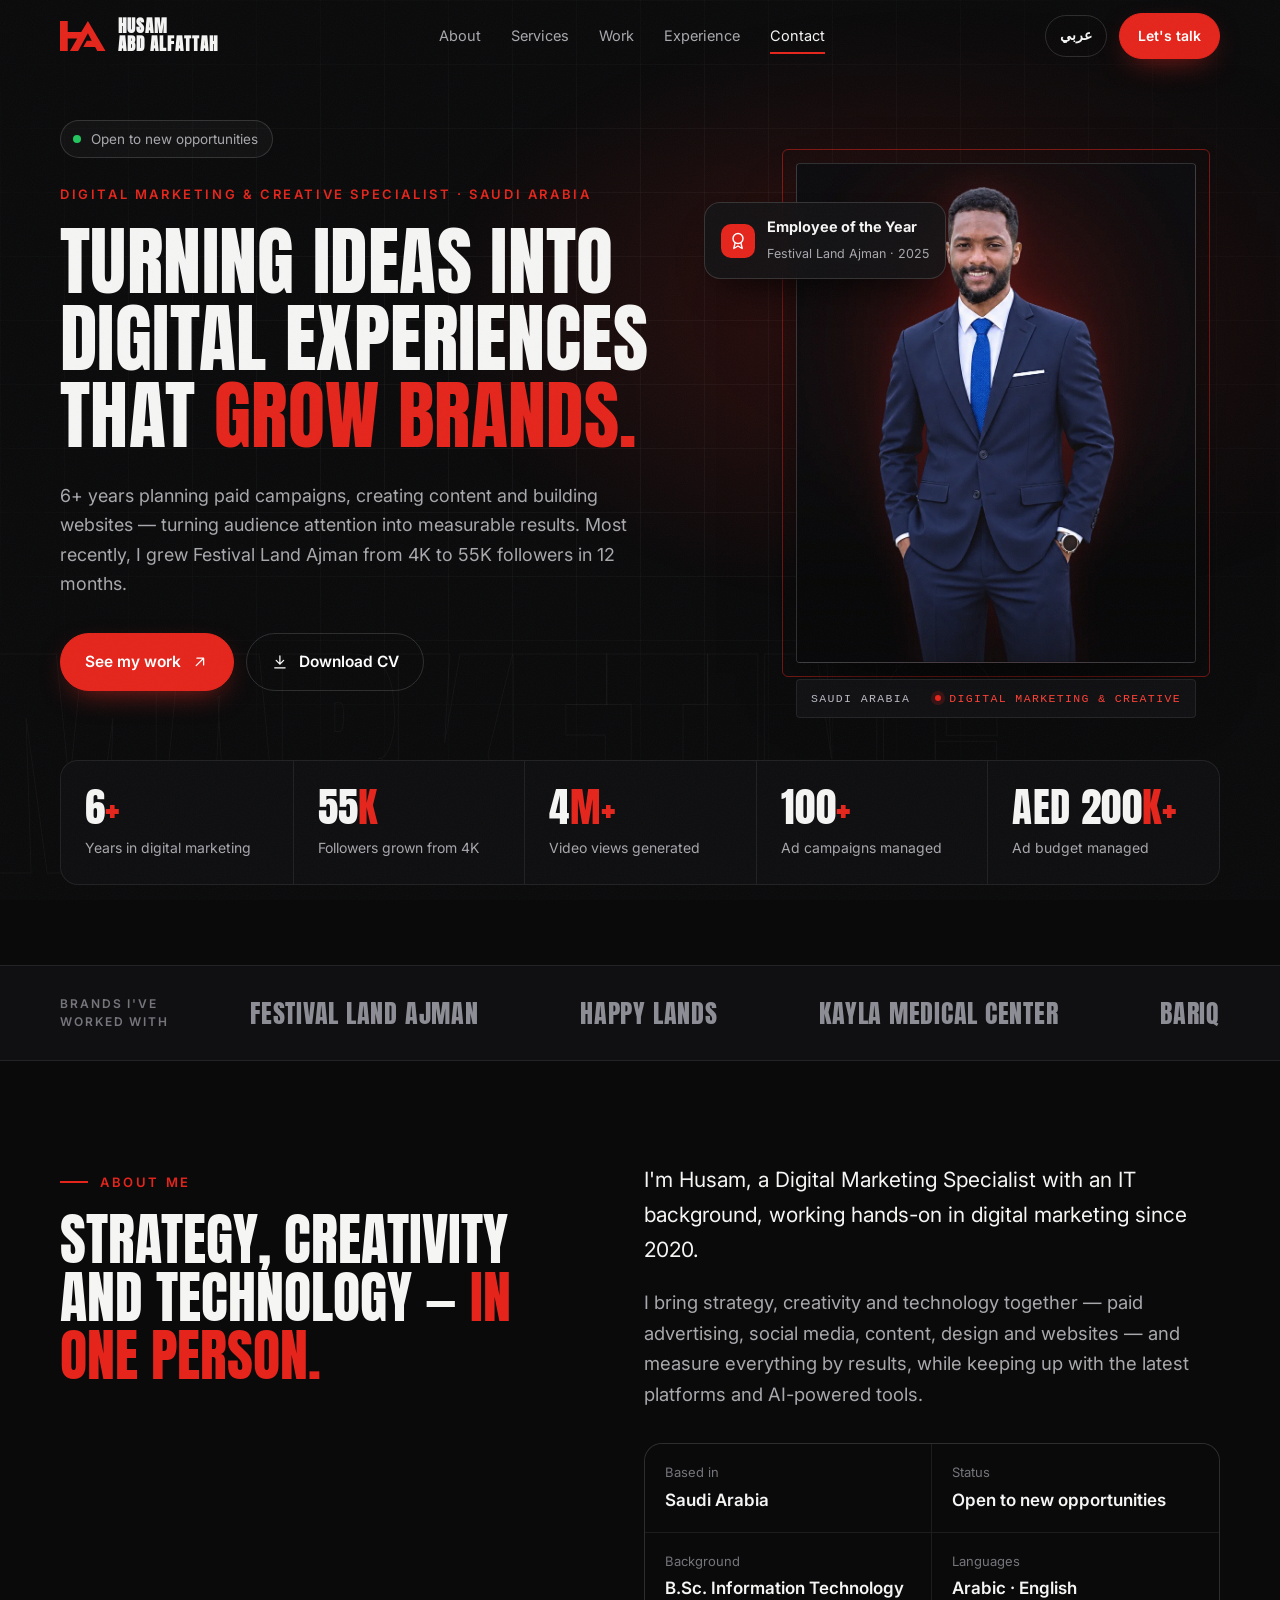
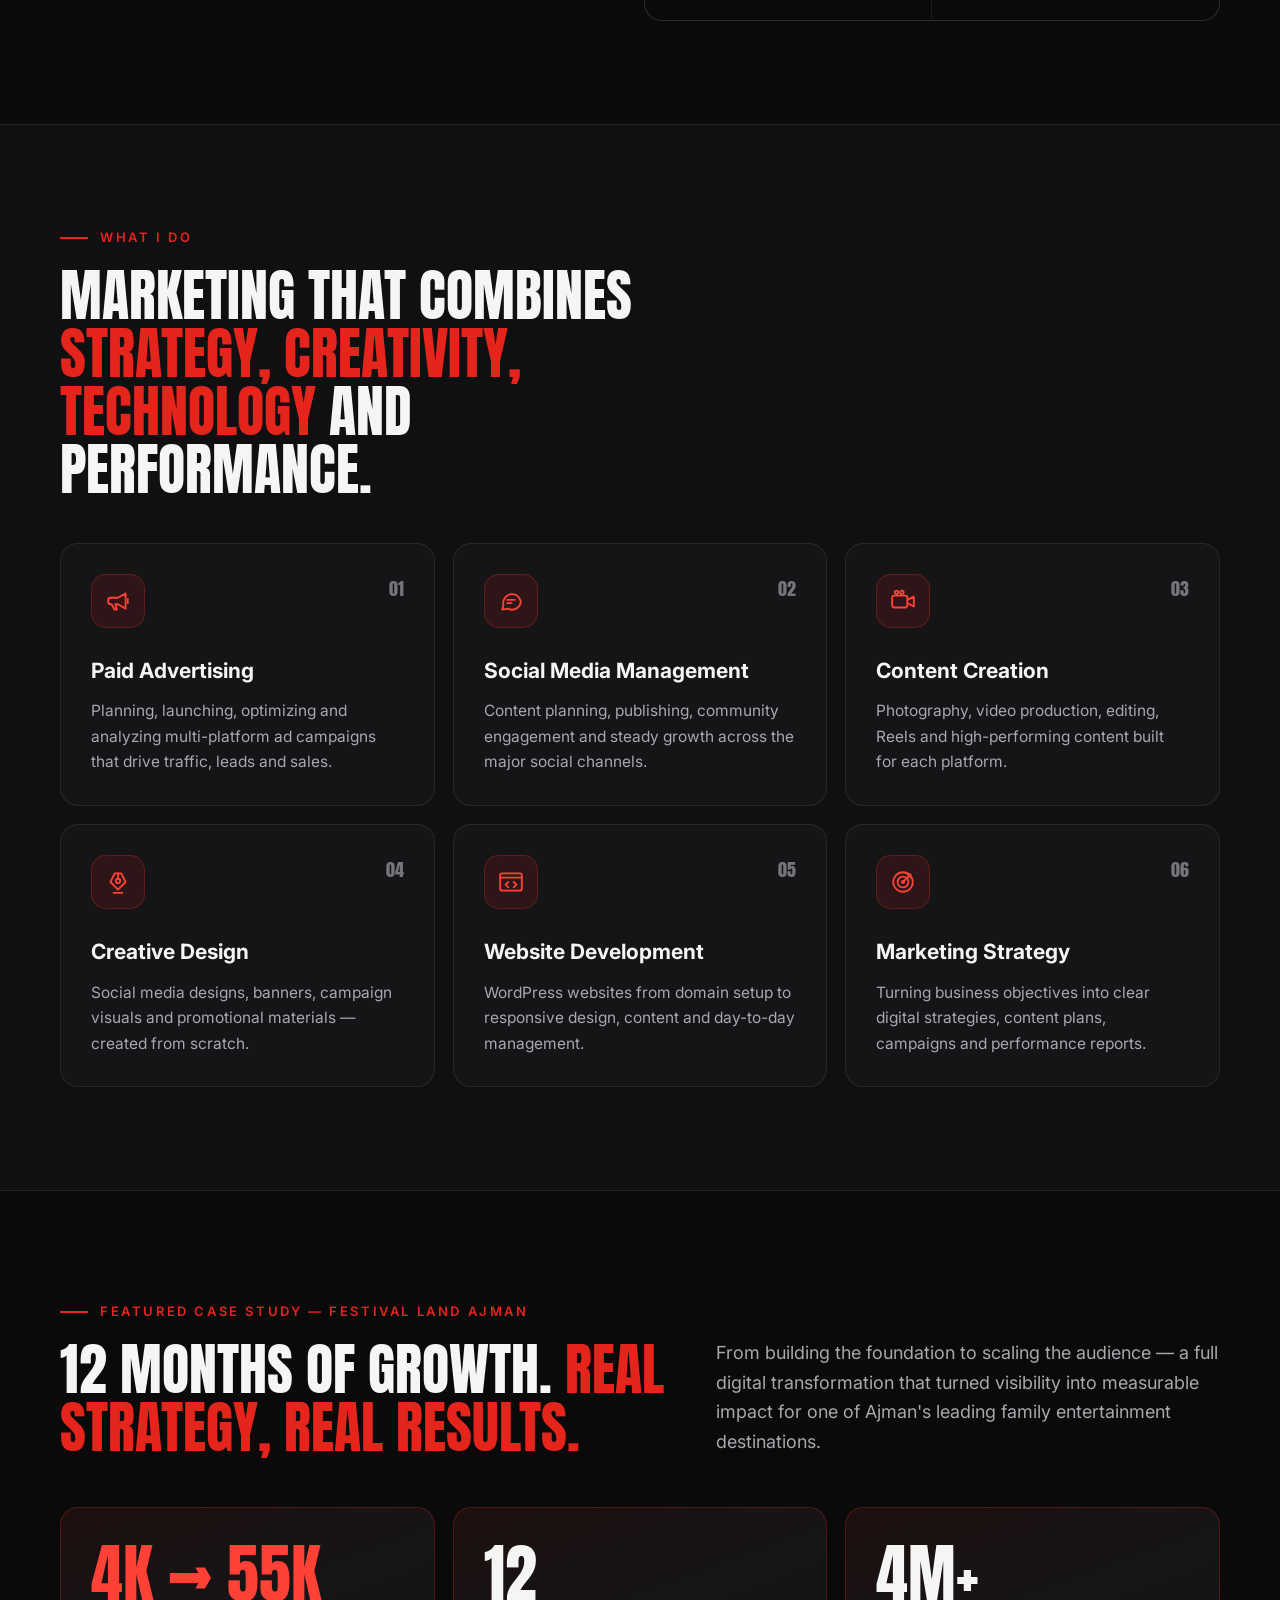
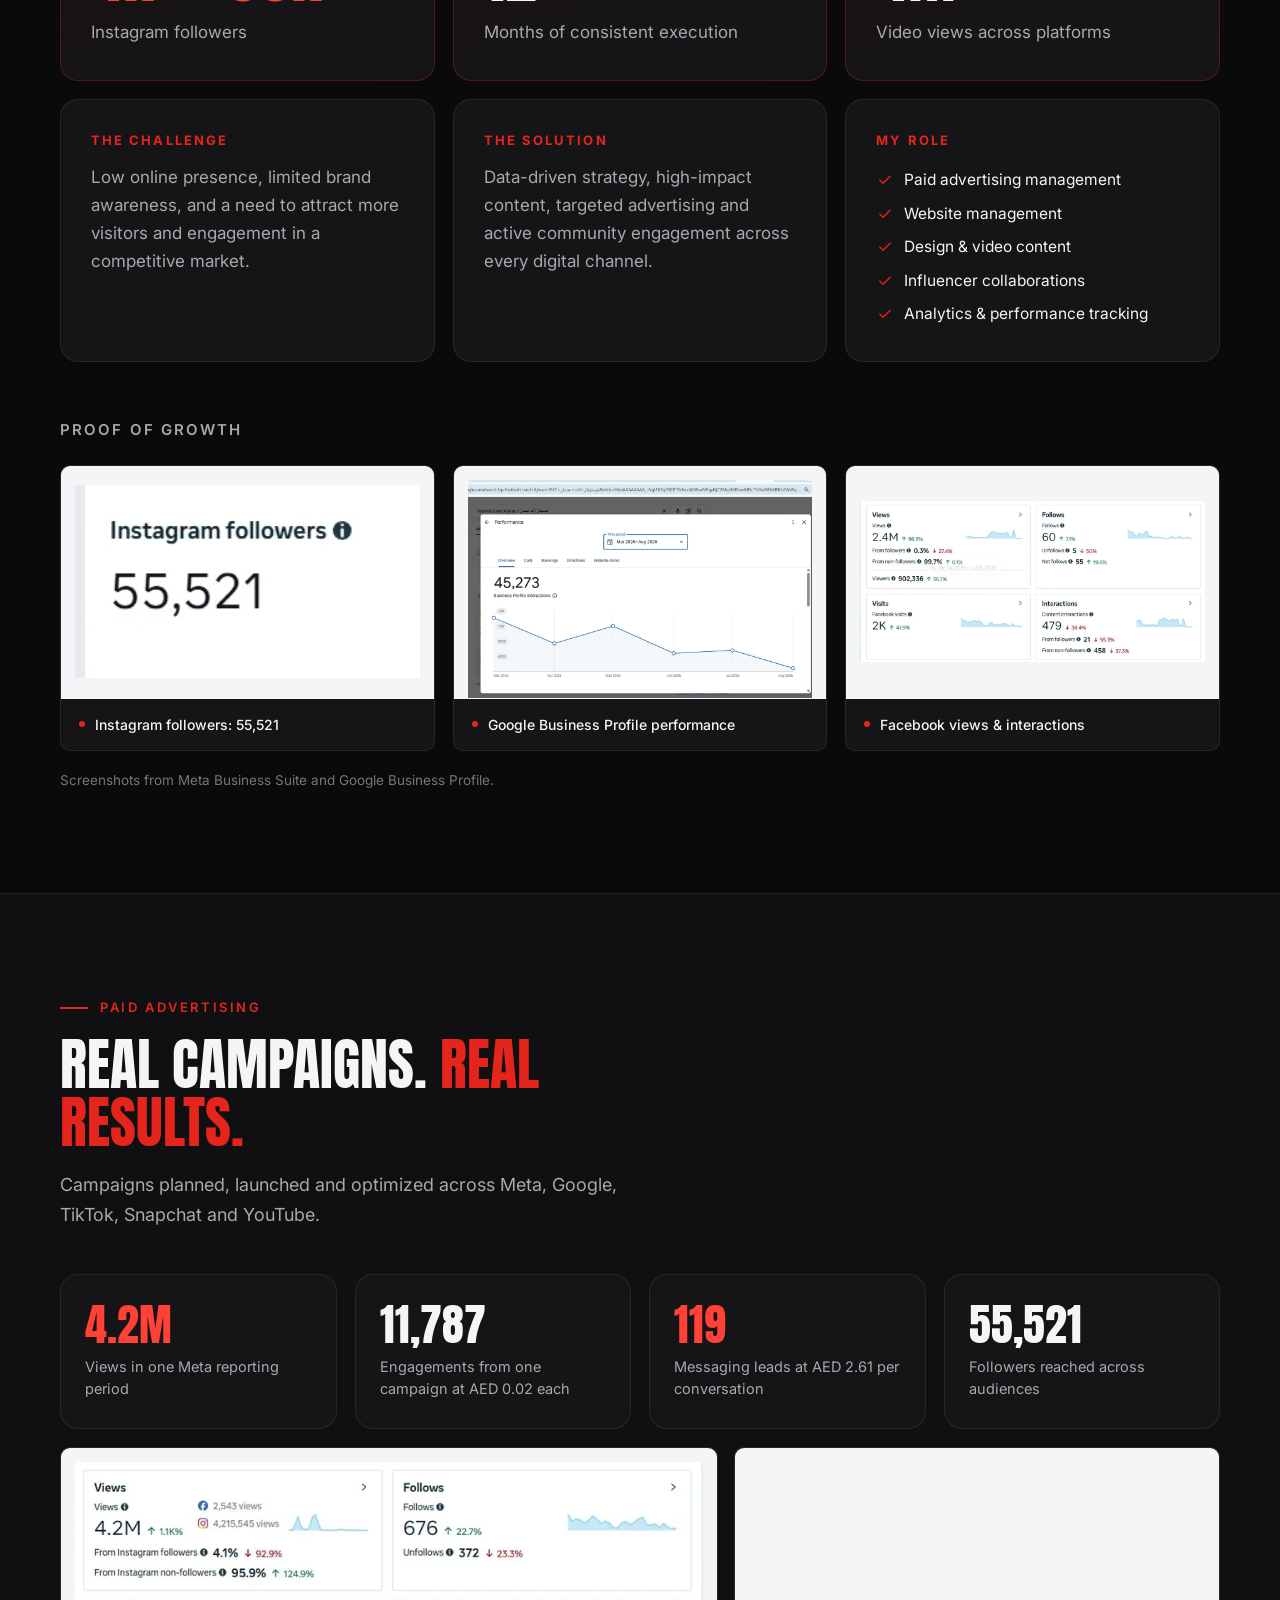
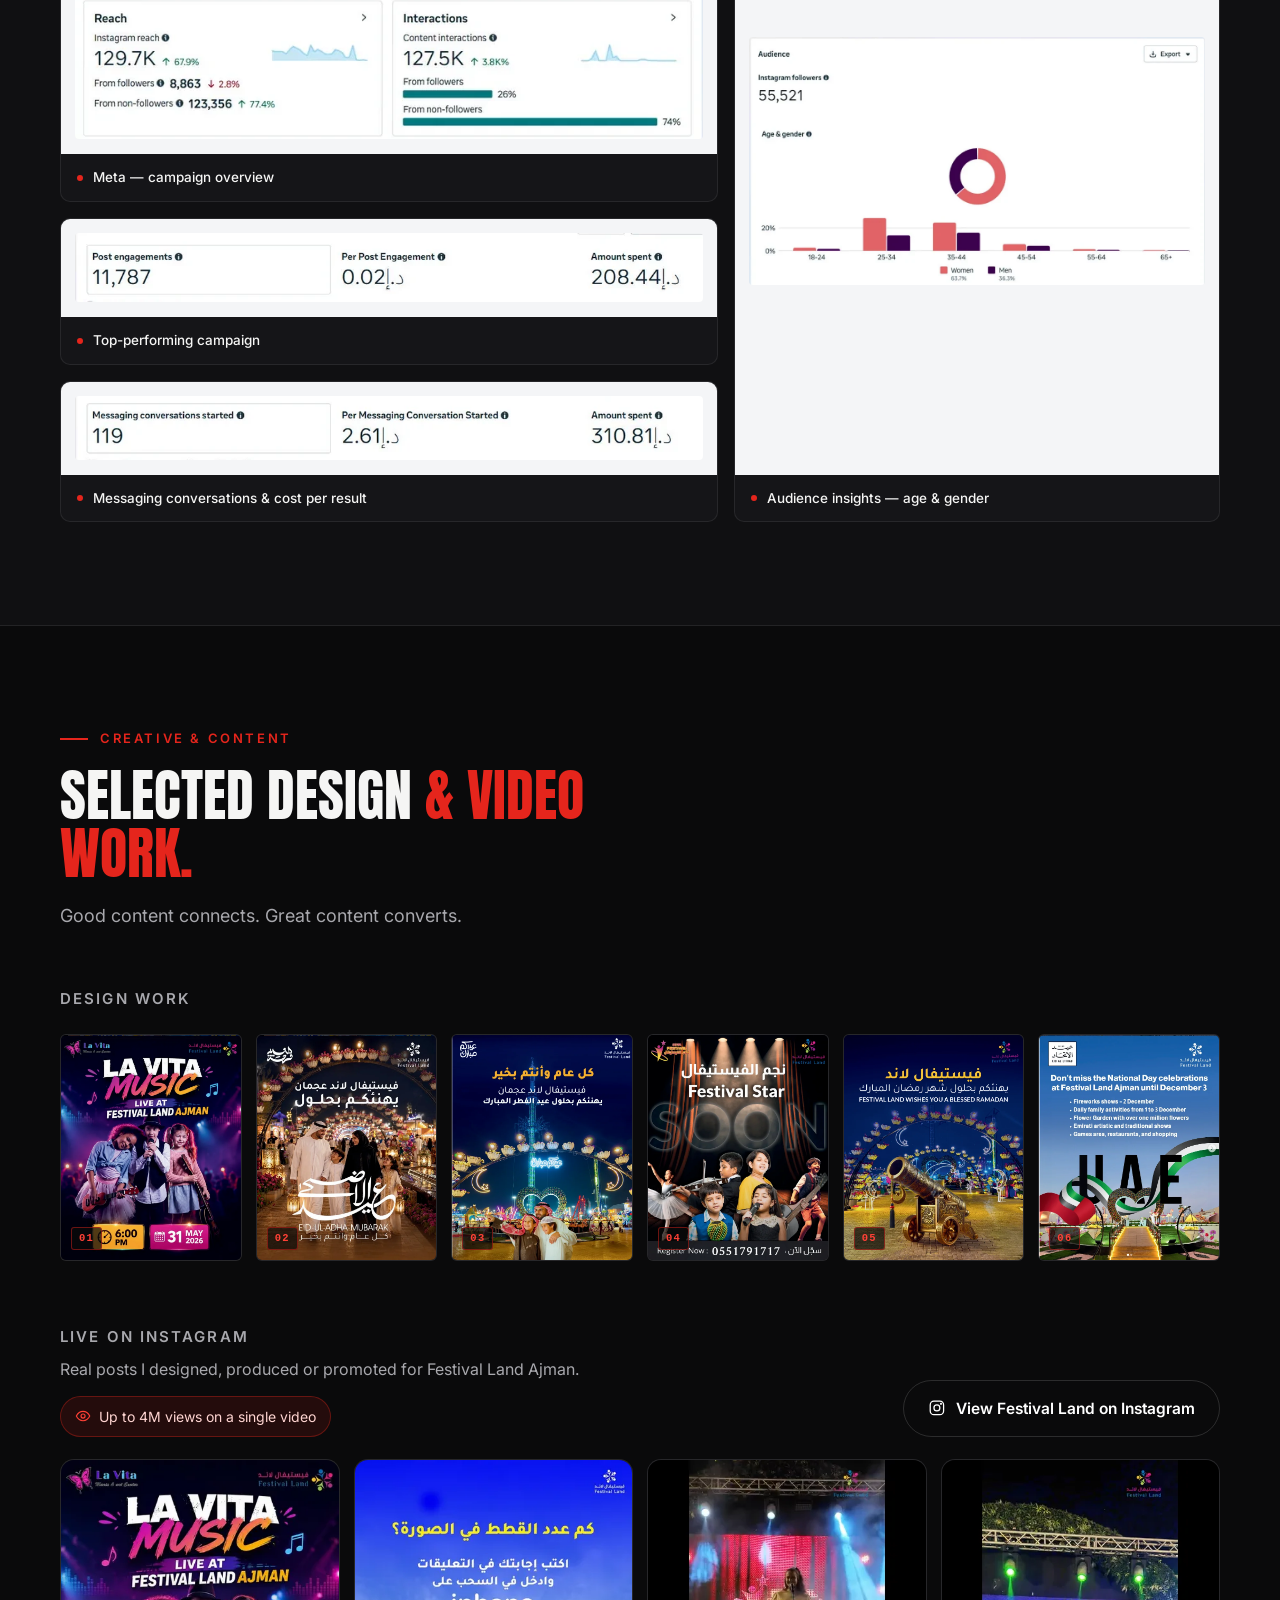
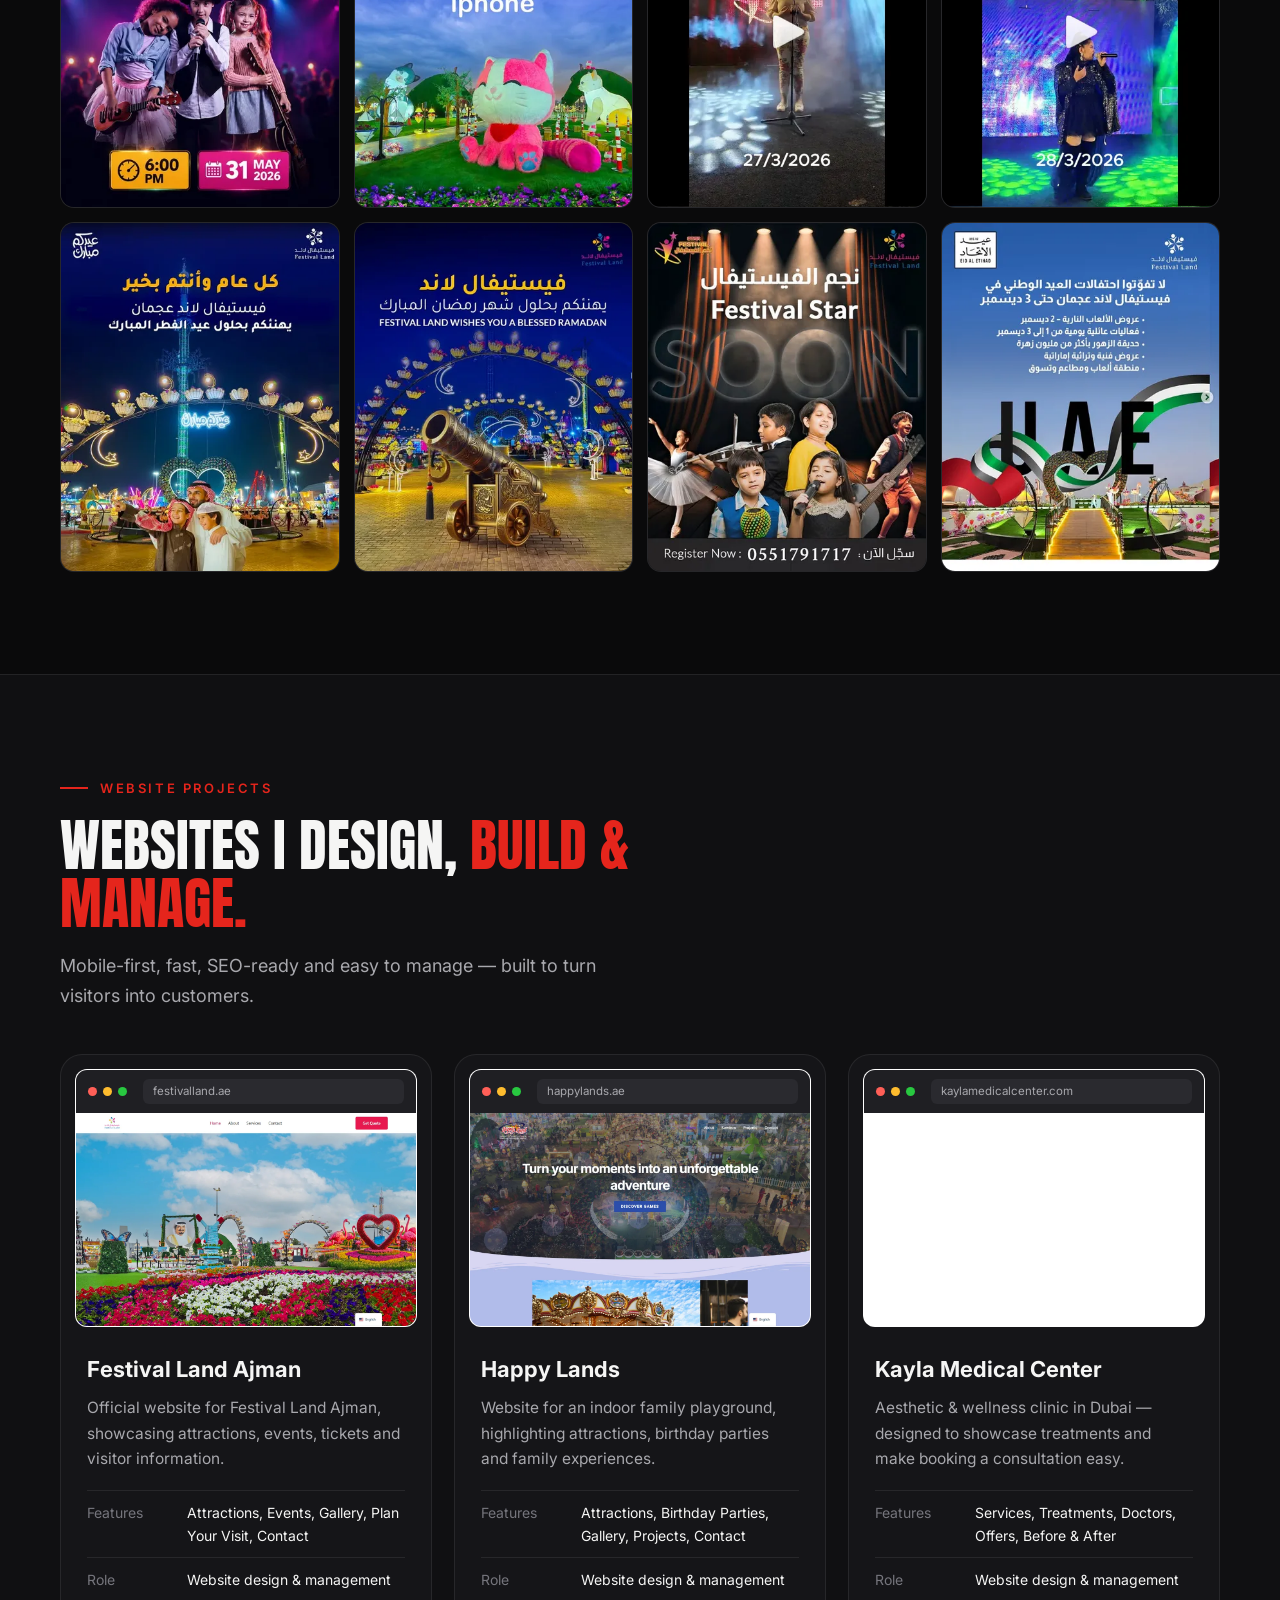
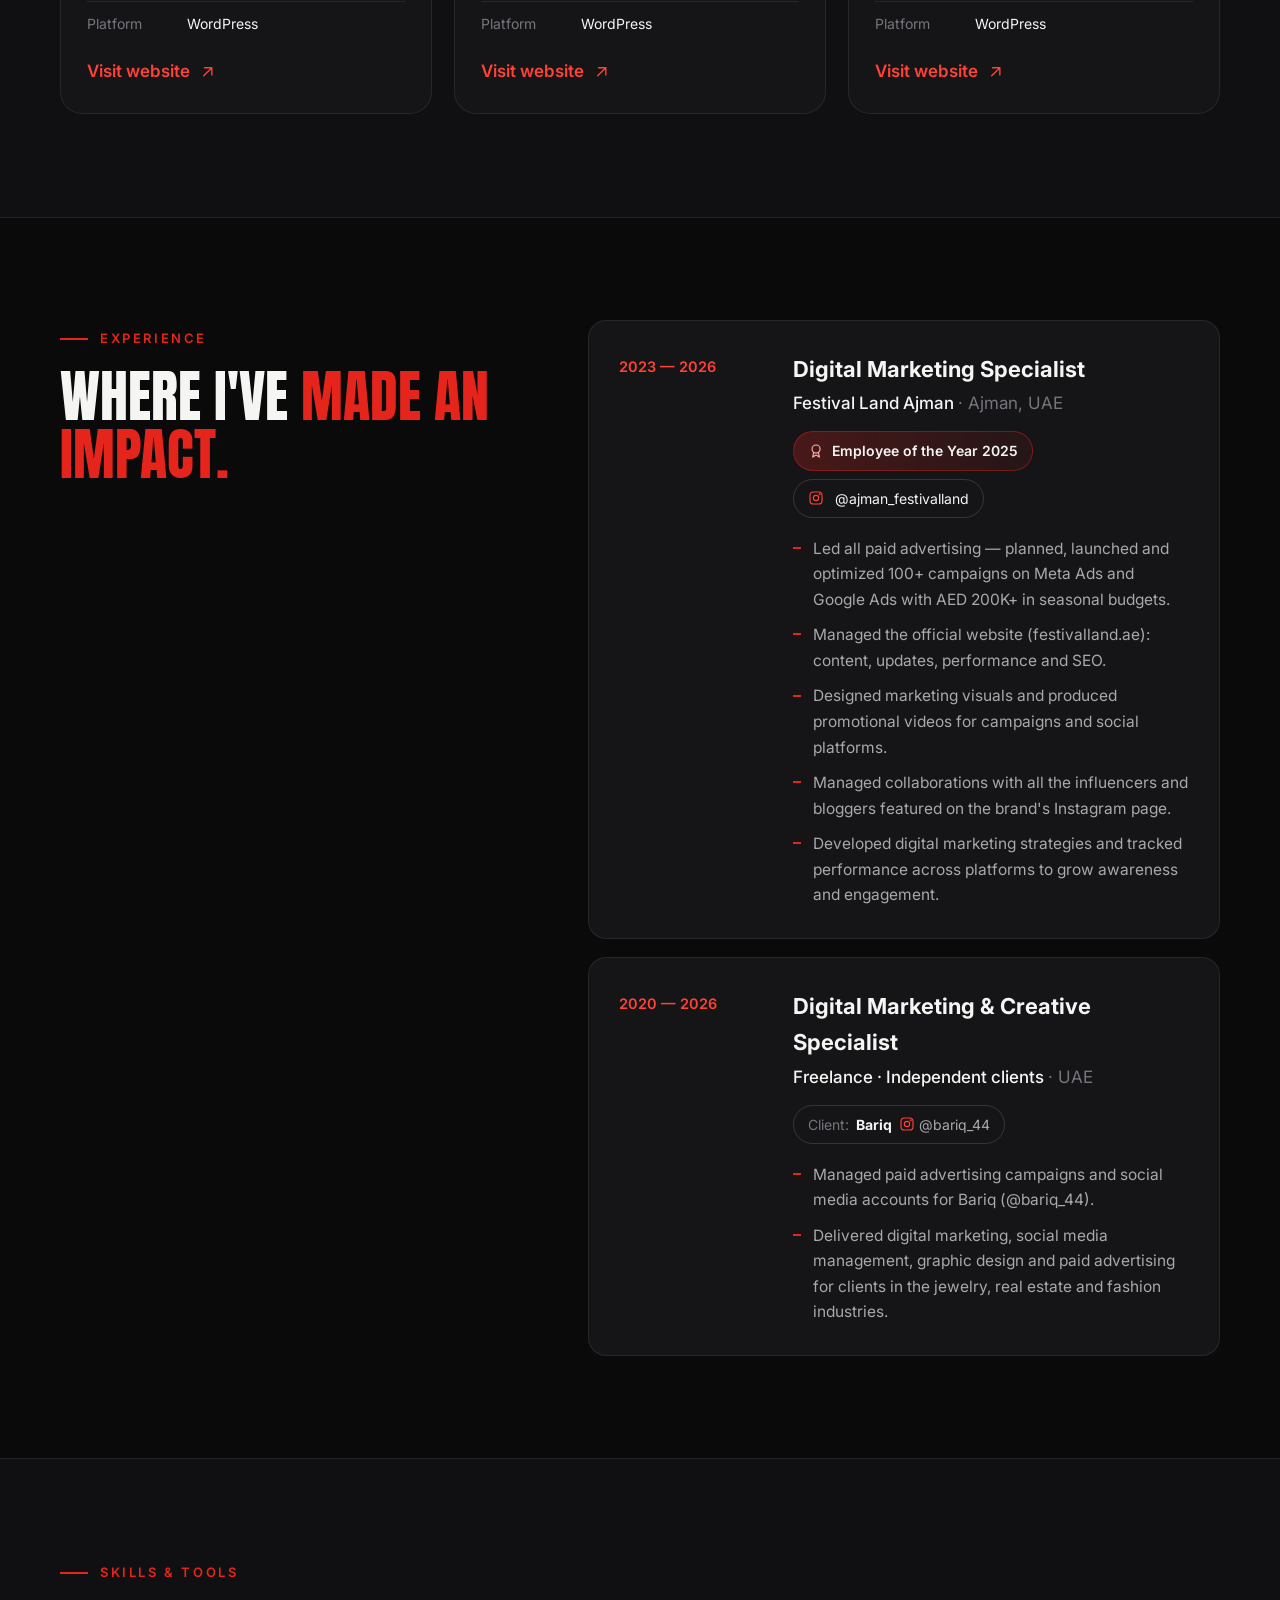
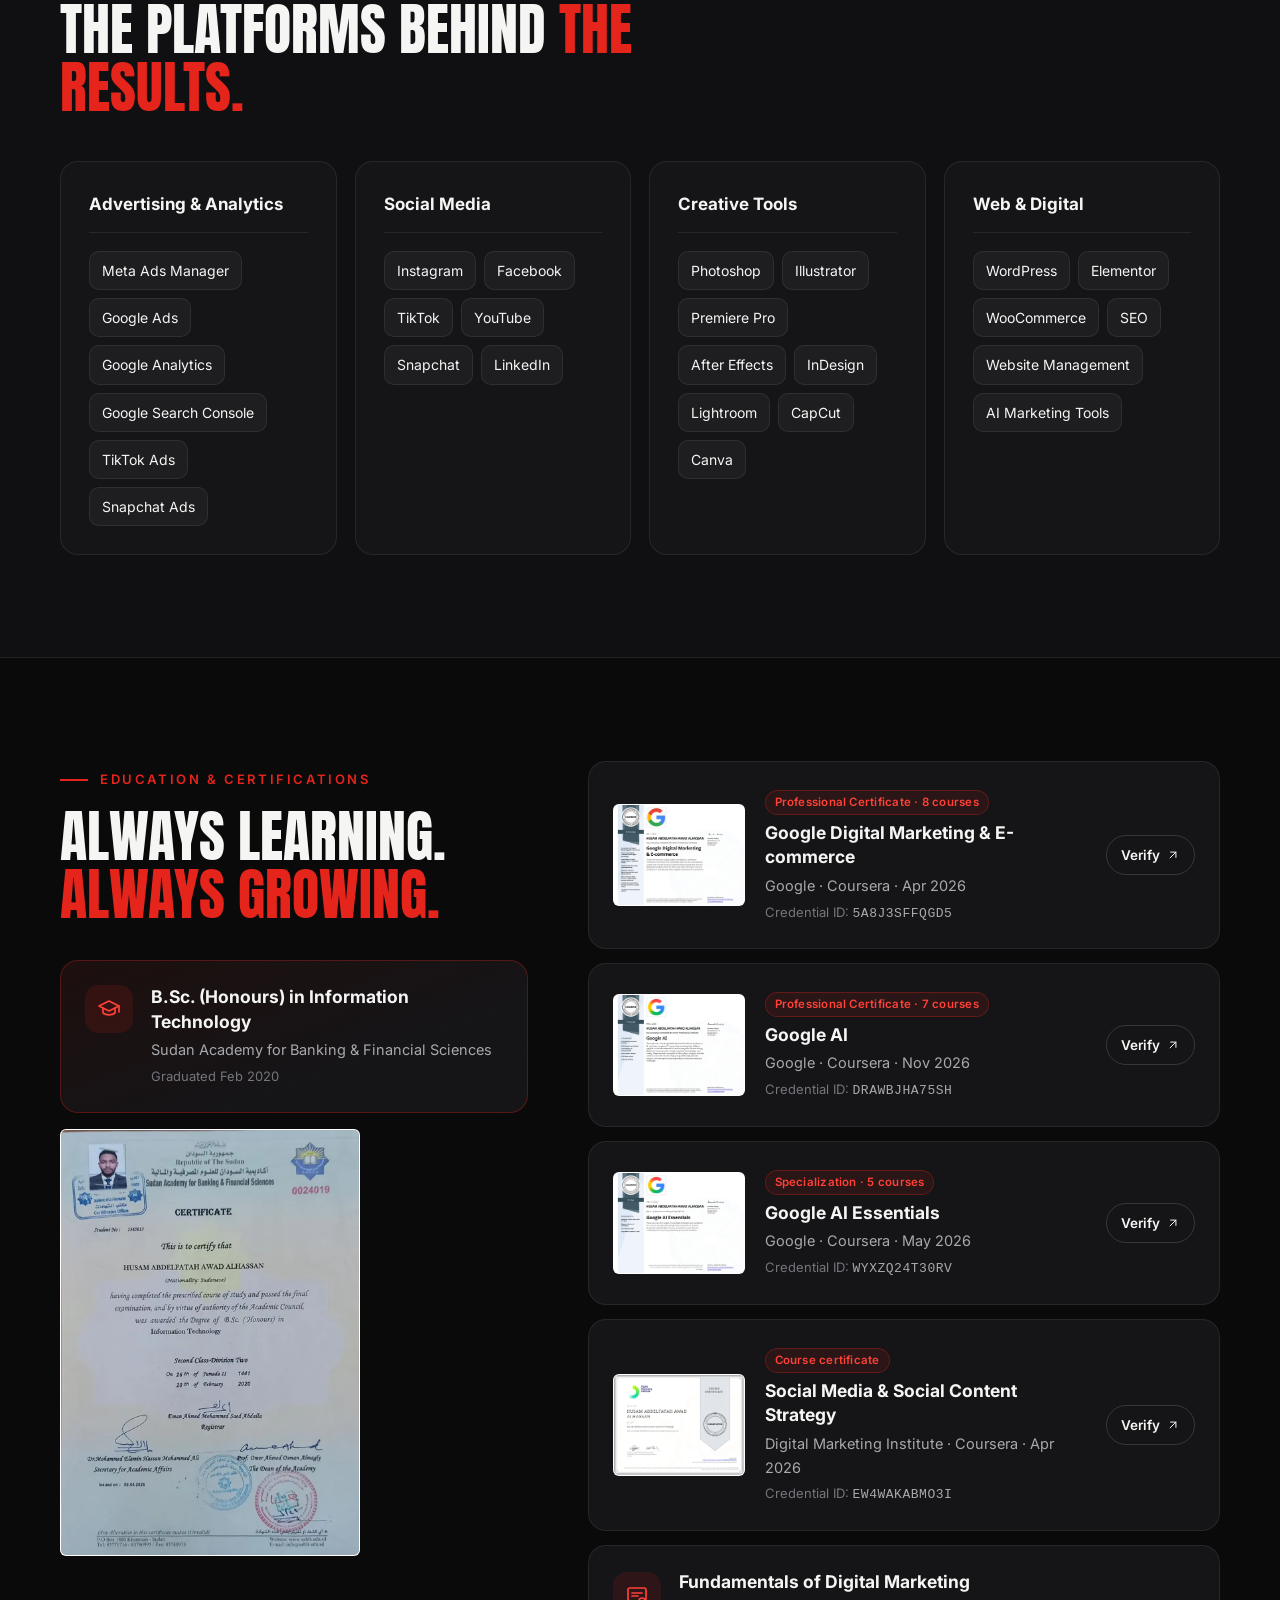
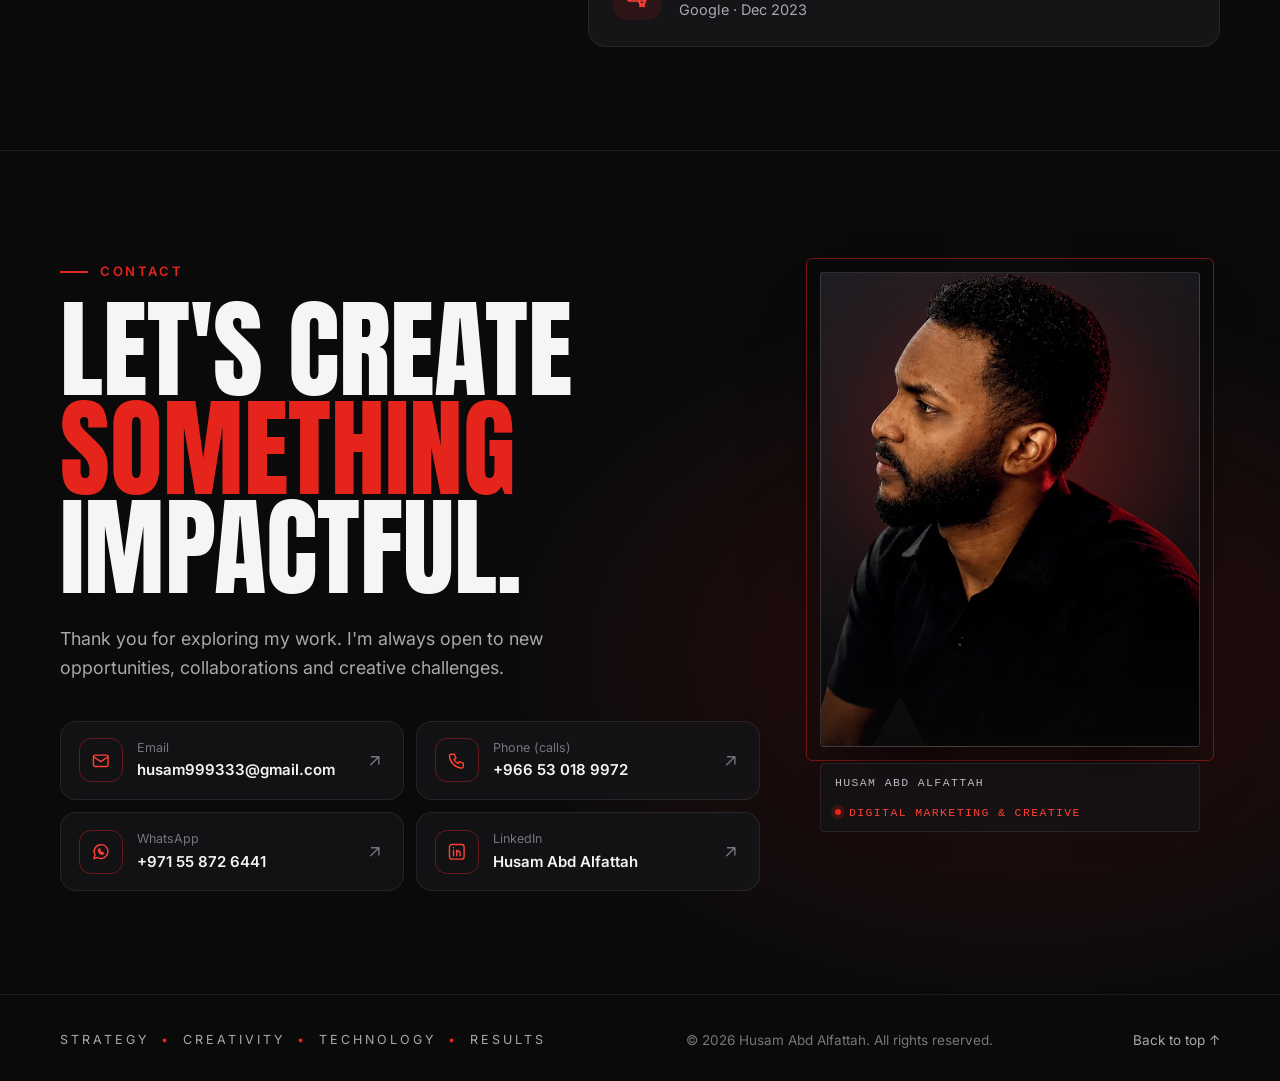
<file: index.html>
<!doctype html>
<html lang="en" dir="ltr">
<head>
<meta charset="utf-8">
<meta name="viewport" content="width=device-width, initial-scale=1">
<title>Husam Abd Alfattah | Digital Marketing & Creative Specialist in Saudi Arabia</title>
<meta name="description" content="Husam Abd Alfattah is a Digital Marketing &amp; Creative Specialist based in Saudi Arabia with 6+ years in paid advertising, social media, content creation and WordPress websites. Grew Festival Land Ajman from 4K to 55K followers.">
<meta name="author" content="Husam Abd Alfattah">
<meta name="robots" content="index, follow, max-image-preview:large">
<meta name="theme-color" content="#0a0a0b">
<link rel="canonical" href="https://husam999333-spec.github.io/">
<link rel="alternate" hreflang="en" href="https://husam999333-spec.github.io/">
<link rel="alternate" hreflang="ar" href="https://husam999333-spec.github.io/ar/">
<link rel="alternate" hreflang="x-default" href="https://husam999333-spec.github.io/">
<meta property="og:type" content="profile">
<meta property="og:site_name" content="Husam Abd Alfattah">
<meta property="og:title" content="Husam Abd Alfattah | Digital Marketing &amp; Creative Specialist in Saudi Arabia">
<meta property="og:description" content="Husam Abd Alfattah is a Digital Marketing &amp; Creative Specialist based in Saudi Arabia with 6+ years in paid advertising, social media, content creation and WordPress websites. Grew Festival Land Ajman from 4K to 55K followers.">
<meta property="og:url" content="https://husam999333-spec.github.io/">
<meta property="og:image" content="https://husam999333-spec.github.io/assets/og-en.jpg?v=4">
<meta property="og:image:width" content="1200">
<meta property="og:image:height" content="630">
<meta property="og:locale" content="en_US">
<meta property="profile:first_name" content="Husam">
<meta property="profile:last_name" content="Abd Alfattah">
<meta name="twitter:card" content="summary_large_image">
<meta name="twitter:title" content="Husam Abd Alfattah | Digital Marketing &amp; Creative Specialist in Saudi Arabia">
<meta name="twitter:description" content="Husam Abd Alfattah is a Digital Marketing &amp; Creative Specialist based in Saudi Arabia with 6+ years in paid advertising, social media, content creation and WordPress websites. Grew Festival Land Ajman from 4K to 55K followers.">
<meta name="twitter:image" content="https://husam999333-spec.github.io/assets/og-en.jpg?v=4">
<link rel="icon" href="/favicon.svg" type="image/svg+xml">
<link rel="apple-touch-icon" href="/assets/apple-touch-icon.png">
<link rel="preconnect" href="https://fonts.googleapis.com">
<link rel="preconnect" href="https://fonts.gstatic.com" crossorigin>
<link rel="stylesheet" href="https://fonts.googleapis.com/css2?family=Anton&family=Inter:wght@400;500;600;700&display=swap">
<link rel="preload" as="image" href="/assets/img/husam-suit.webp" fetchpriority="high">
<link rel="stylesheet" href="/assets/css/style.css?v=1fb3585b">
<script type="application/ld+json">[{"@context":"https://schema.org","@type":"Person","@id":"https://husam999333-spec.github.io/#person","name":"Husam Abd Alfattah","alternateName":["Husam Abdelfatah","Husam Awad","Husam Abdelfatah Awad Alhassan","حسام عوض","حسام عبدالفتاح عوض"],"jobTitle":"Digital Marketing & Creative Specialist","description":"Husam Abd Alfattah is a Digital Marketing & Creative Specialist based in Saudi Arabia with 6+ years in paid advertising, social media, content creation and WordPress websites. Grew Festival Land Ajman from 4K to 55K followers.","url":"https://husam999333-spec.github.io/","image":"https://husam999333-spec.github.io/assets/img/husam-suit.webp","email":"mailto:husam999333@gmail.com","telephone":"+966530189972","address":{"@type":"PostalAddress","addressCountry":"SA"},"alumniOf":{"@type":"CollegeOrUniversity","name":"Sudan Academy for Banking & Financial Sciences"},"award":"Employee of the Year 2025 — Festival Land Ajman","knowsAbout":["Digital Marketing","Paid Advertising","Meta Ads","Google Ads","Social Media Management","Content Creation","Graphic Design","Video Production","WordPress","SEO","Influencer Marketing"],"knowsLanguage":["ar","en"],"sameAs":["https://www.linkedin.com/in/husam-abd-alfattah-a73365259/"],"hasCredential":[{"@type":"EducationalOccupationalCredential","name":"Google Digital Marketing & E-commerce","credentialCategory":"certificate","url":"https://coursera.org/verify/professional-cert/5A8J3SFFQGD5","recognizedBy":{"@type":"Organization","name":"Google"}},{"@type":"EducationalOccupationalCredential","name":"Google AI","credentialCategory":"certificate","url":"https://coursera.org/verify/professional-cert/DRAWBJHA75SH","recognizedBy":{"@type":"Organization","name":"Google"}},{"@type":"EducationalOccupationalCredential","name":"Google AI Essentials","credentialCategory":"certificate","url":"https://coursera.org/verify/specialization/WYXZQ24T30RV","recognizedBy":{"@type":"Organization","name":"Google"}},{"@type":"EducationalOccupationalCredential","name":"Social Media & Social Content Strategy","credentialCategory":"certificate","url":"https://coursera.org/verify/EW4WAKABMO3I","recognizedBy":{"@type":"Organization","name":"Digital Marketing Institute"}}]},{"@context":"https://schema.org","@type":"ProfilePage","url":"https://husam999333-spec.github.io/","name":"Husam Abd Alfattah | Digital Marketing & Creative Specialist in Saudi Arabia","inLanguage":"en","dateModified":"2026-11-14T10:30:15+00:00","mainEntity":{"@id":"https://husam999333-spec.github.io/#person"}}]</script>
</head>
<body>
<a class="skip" href="#main">Skip to content</a>
<div class="progress" aria-hidden="true"></div>
<header class="nav" id="top">
  <div class="wrap nav-in">
    <a class="logo" href="/" aria-label="Husam Abd Alfattah"><svg class="logo-mark" viewBox="0 0 862 577" aria-hidden="true"><path fill="currentColor" d="M0 0 L145 0 L145 207 L398 207 L523 0 L862 577 L707 577 L658 488 L436 488 L501 368 L595 368 L523 228 L332 577 L177 577 L323 329 L145 329 L145 577 L0 577 Z"/></svg><span class="logo-name"><b>HUSAM</b><b>ABD ALFATTAH</b></span></a>
    <nav class="links" id="menu" aria-label="Main">
      <a href="#about">About</a><a href="#services">Services</a><a href="#work">Work</a><a href="#experience">Experience</a><a href="#contact">Contact</a>
    </nav>
    <div class="nav-act">
      <a class="lang" href="/ar/" hreflang="ar" lang="ar">عربي</a>
      <a class="btn btn-sm" href="#contact">Let's talk</a>
      <button class="burger" aria-label="Menu" aria-expanded="false" aria-controls="menu"><svg class="i" viewBox="0 0 24 24" fill="none" stroke="currentColor" stroke-width="1.7" stroke-linecap="round" stroke-linejoin="round" aria-hidden="true"><path d="M4 7h16M4 12h16M4 17h16"/></svg></button>
    </div>
  </div>
</header>

<main id="main">
<section class="hero">
  <div class="hero-bg" aria-hidden="true"><span class="ghost">MARKETING</span></div>
  <div class="wrap hero-in">
    <div class="hero-txt">
      <p class="avail"><span class="dot"></span>Open to new opportunities</p>
      <p class="eyebrow">Digital Marketing & Creative Specialist · Saudi Arabia</p>
      <h1 class="h1"><span class="ln"><span>Turning ideas into</span></span><span class="ln"><span>digital experiences</span></span><span class="ln"><span>that <em>grow brands.</em></span></span></h1>
      <p class="lead">6+ years planning paid campaigns, creating content and building websites — turning audience attention into measurable results. Most recently, I grew Festival Land Ajman from 4K to 55K followers in 12 months.</p>
      <div class="ctas">
        <a class="btn" href="#work">See my work <svg class="i" viewBox="0 0 24 24" fill="none" stroke="currentColor" stroke-width="1.7" stroke-linecap="round" stroke-linejoin="round" aria-hidden="true"><path d="M7 17 17 7M8 7h9v9"/></svg></a>
        <a class="btn btn-ghost" href="/assets/Husam-Abd-Alfattah-CV.pdf" download><svg class="i" viewBox="0 0 24 24" fill="none" stroke="currentColor" stroke-width="1.7" stroke-linecap="round" stroke-linejoin="round" aria-hidden="true"><path d="M12 4v11M7 10l5 5 5-5M5 20h14"/></svg> Download CV</a>
      </div>
    </div>
    <figure class="hero-pic print">
      <div class="print-box"><span class="print-frame" aria-hidden="true"></span>
      <div class="print-photo"><img src="/assets/img/husam-suit.webp" alt="Husam Abd Alfattah, Digital Marketing Specialist, smiling in a navy suit and blue tie" width="690" height="862" fetchpriority="high"></div></div>
      <div class="award-chip"><svg class="i" viewBox="0 0 24 24" fill="none" stroke="currentColor" stroke-width="1.7" stroke-linecap="round" stroke-linejoin="round" aria-hidden="true"><circle cx="12" cy="9" r="6"/><path d="m8.5 14-1.5 7 5-3 5 3-1.5-7"/></svg><span><b>Employee of the Year</b><small>Festival Land Ajman · 2025</small></span></div>
      <figcaption class="print-cap"><span>Saudi Arabia</span><span class="on">Digital Marketing &amp; Creative</span></figcaption>
    </figure>
  </div>
  <div class="wrap"><ul class="stats"><li class="stat reveal"><b class="stat-n" dir="ltr"><span></span><span data-count="6">6</span><span>+</span></b><span class="stat-l">Years in digital marketing</span></li><li class="stat reveal"><b class="stat-n" dir="ltr"><span></span><span data-count="55">55</span><span>K</span></b><span class="stat-l">Followers grown from 4K</span></li><li class="stat reveal"><b class="stat-n" dir="ltr"><span></span><span data-count="4">4</span><span>M+</span></b><span class="stat-l">Video views generated</span></li><li class="stat reveal"><b class="stat-n" dir="ltr"><span></span><span data-count="100">100</span><span>+</span></b><span class="stat-l">Ad campaigns managed</span></li><li class="stat reveal"><b class="stat-n" dir="ltr"><span>AED </span><span data-count="200">200</span><span>K+</span></b><span class="stat-l">Ad budget managed</span></li></ul></div>
</section>

<div class="brands"><div class="wrap brands-in"><p class="brands-k">Brands I've worked with</p><ul dir="ltr"><li>Festival Land Ajman</li><li>Happy Lands</li><li>Kayla Medical Center</li><li>Bariq</li></ul></div></div>

<section class="sec" id="about">
  <div class="wrap about">
    <div><p class="kicker reveal">About me</p><h2 class="h2 reveal">Strategy, creativity and technology — <em>in one person.</em></h2></div>
    <div class="about-txt">
      <p class="reveal">I'm Husam, a Digital Marketing Specialist with an IT background, working hands-on in digital marketing since 2020.</p><p class="reveal">I bring strategy, creativity and technology together — paid advertising, social media, content, design and websites — and measure everything by results, while keeping up with the latest platforms and AI-powered tools.</p>
      <dl class="facts reveal"><div><dt>Based in</dt><dd>Saudi Arabia</dd></div><div><dt>Status</dt><dd>Open to new opportunities</dd></div><div><dt>Background</dt><dd>B.Sc. Information Technology</dd></div><div><dt>Languages</dt><dd>Arabic · English</dd></div></dl>
    </div>
  </div>
</section>

<section class="sec sec-alt" id="services">
  <div class="wrap">
    <div class="sec-head"><p class="kicker reveal">What I do</p><h2 class="h2 reveal">Marketing that combines <em>strategy, creativity, technology</em> and performance.</h2></div>
    <div class="svc-grid"><article class="svc reveal" style="--d:0ms">
        <div class="svc-top"><span class="svc-ic"><svg class="i" viewBox="0 0 24 24" fill="none" stroke="currentColor" stroke-width="1.7" stroke-linecap="round" stroke-linejoin="round" aria-hidden="true"><path d="M3 11v2a2 2 0 0 0 2 2h1l3 5h2l-1.5-5H12l7 4V5l-7 4H5a2 2 0 0 0-2 2Z"/><path d="M21 10v4"/></svg></span><span class="svc-n">01</span></div>
        <h3>Paid Advertising</h3><p>Planning, launching, optimizing and analyzing multi-platform ad campaigns that drive traffic, leads and sales.</p>
      </article><article class="svc reveal" style="--d:60ms">
        <div class="svc-top"><span class="svc-ic"><svg class="i" viewBox="0 0 24 24" fill="none" stroke="currentColor" stroke-width="1.7" stroke-linecap="round" stroke-linejoin="round" aria-hidden="true"><path d="M21 12a8 8 0 0 1-11.6 7.1L4 20l1-4.4A8 8 0 1 1 21 12Z"/><path d="M8.5 11h7M8.5 14h4"/></svg></span><span class="svc-n">02</span></div>
        <h3>Social Media Management</h3><p>Content planning, publishing, community engagement and steady growth across the major social channels.</p>
      </article><article class="svc reveal" style="--d:120ms">
        <div class="svc-top"><span class="svc-ic"><svg class="i" viewBox="0 0 24 24" fill="none" stroke="currentColor" stroke-width="1.7" stroke-linecap="round" stroke-linejoin="round" aria-hidden="true"><rect x="2" y="7" width="14" height="11" rx="2"/><path d="m16 11 6-3v9l-6-3"/><circle cx="6" cy="4" r="1.6"/><circle cx="11" cy="4" r="1.6"/></svg></span><span class="svc-n">03</span></div>
        <h3>Content Creation</h3><p>Photography, video production, editing, Reels and high-performing content built for each platform.</p>
      </article><article class="svc reveal" style="--d:180ms">
        <div class="svc-top"><span class="svc-ic"><svg class="i" viewBox="0 0 24 24" fill="none" stroke="currentColor" stroke-width="1.7" stroke-linecap="round" stroke-linejoin="round" aria-hidden="true"><path d="M12 19 5 12l4-8h6l4 8-7 7Z"/><circle cx="12" cy="11" r="2"/><path d="M12 4v5M8 22h8"/></svg></span><span class="svc-n">04</span></div>
        <h3>Creative Design</h3><p>Social media designs, banners, campaign visuals and promotional materials — created from scratch.</p>
      </article><article class="svc reveal" style="--d:240ms">
        <div class="svc-top"><span class="svc-ic"><svg class="i" viewBox="0 0 24 24" fill="none" stroke="currentColor" stroke-width="1.7" stroke-linecap="round" stroke-linejoin="round" aria-hidden="true"><rect x="2" y="4" width="20" height="16" rx="2"/><path d="M2 8h20M9.5 12 7 14.5 9.5 17M14.5 12l2.5 2.5-2.5 2.5"/></svg></span><span class="svc-n">05</span></div>
        <h3>Website Development</h3><p>WordPress websites from domain setup to responsive design, content and day-to-day management.</p>
      </article><article class="svc reveal" style="--d:300ms">
        <div class="svc-top"><span class="svc-ic"><svg class="i" viewBox="0 0 24 24" fill="none" stroke="currentColor" stroke-width="1.7" stroke-linecap="round" stroke-linejoin="round" aria-hidden="true"><circle cx="12" cy="12" r="9"/><circle cx="12" cy="12" r="5"/><circle cx="12" cy="12" r="1"/><path d="m12 12 7-7M16 5h3v3"/></svg></span><span class="svc-n">06</span></div>
        <h3>Marketing Strategy</h3><p>Turning business objectives into clear digital strategies, content plans, campaigns and performance reports.</p>
      </article></div>
  </div>
</section>

<section class="sec" id="work">
  <div class="wrap">
    <div class="cs-head">
      <div><p class="kicker reveal">Featured case study — Festival Land Ajman</p><h2 class="h2 reveal">12 months of growth. <em>Real strategy, real results.</em></h2></div>
      <p class="sec-sub reveal">From building the foundation to scaling the audience — a full digital transformation that turned visibility into measurable impact for one of Ajman's leading family entertainment destinations.</p>
    </div>
    <div class="cs-results"><div class="cs-res reveal"><b dir="ltr">4K → 55K</b><span>Instagram followers</span></div><div class="cs-res reveal"><b dir="ltr">12</b><span>Months of consistent execution</span></div><div class="cs-res reveal"><b dir="ltr">4M+</b><span>Video views across platforms</span></div></div>
    <div class="cs-grid"><div class="cs-block reveal"><h3>The challenge</h3><p>Low online presence, limited brand awareness, and a need to attract more visitors and engagement in a competitive market.</p></div><div class="cs-block reveal"><h3>The solution</h3><p>Data-driven strategy, high-impact content, targeted advertising and active community engagement across every digital channel.</p></div><div class="cs-block reveal"><h3>My role</h3><ul class="ticks"><li><svg class="i" viewBox="0 0 24 24" fill="none" stroke="currentColor" stroke-width="1.7" stroke-linecap="round" stroke-linejoin="round" aria-hidden="true"><path d="m5 12 4.5 4.5L19 7"/></svg>Paid advertising management</li><li><svg class="i" viewBox="0 0 24 24" fill="none" stroke="currentColor" stroke-width="1.7" stroke-linecap="round" stroke-linejoin="round" aria-hidden="true"><path d="m5 12 4.5 4.5L19 7"/></svg>Website management</li><li><svg class="i" viewBox="0 0 24 24" fill="none" stroke="currentColor" stroke-width="1.7" stroke-linecap="round" stroke-linejoin="round" aria-hidden="true"><path d="m5 12 4.5 4.5L19 7"/></svg>Design & video content</li><li><svg class="i" viewBox="0 0 24 24" fill="none" stroke="currentColor" stroke-width="1.7" stroke-linecap="round" stroke-linejoin="round" aria-hidden="true"><path d="m5 12 4.5 4.5L19 7"/></svg>Influencer collaborations</li><li><svg class="i" viewBox="0 0 24 24" fill="none" stroke="currentColor" stroke-width="1.7" stroke-linecap="round" stroke-linejoin="round" aria-hidden="true"><path d="m5 12 4.5 4.5L19 7"/></svg>Analytics & performance tracking</li></ul></div></div>
    <h3 class="h3 reveal">Proof of growth</h3>
    <div class="proof"><figure class="shot reveal"><button class="zoom" data-full="/assets/img/proof/ig-followers.webp" data-cap="Instagram followers: 55,521"><img src="/assets/img/proof/ig-followers.webp" alt="Instagram followers: 55,521" width="277" height="155" loading="lazy" decoding="async" ></button><figcaption>Instagram followers: 55,521</figcaption></figure><figure class="shot reveal"><button class="zoom" data-full="/assets/img/proof/gbp-performance.webp" data-cap="Google Business Profile performance"><img src="/assets/img/proof/gbp-performance.webp" alt="Google Business Profile performance" width="1100" height="768" loading="lazy" decoding="async" ></button><figcaption>Google Business Profile performance</figcaption></figure><figure class="shot reveal"><button class="zoom" data-full="/assets/img/proof/fb-insights.webp" data-cap="Facebook views &amp; interactions"><img src="/assets/img/proof/fb-insights.webp" alt="Facebook views &amp; interactions" width="1100" height="514" loading="lazy" decoding="async" ></button><figcaption>Facebook views & interactions</figcaption></figure></div>
    <p class="note reveal">Screenshots from Meta Business Suite and Google Business Profile.</p>
  </div>
</section>

<section class="sec sec-alt" id="ads">
  <div class="wrap">
    <div class="sec-head"><p class="kicker reveal">Paid advertising</p><h2 class="h2 reveal">Real campaigns. <em>Real results.</em></h2><p class="sec-sub reveal">Campaigns planned, launched and optimized across Meta, Google, TikTok, Snapchat and YouTube.</p></div>
    <div class="kpis"><div class="kpi reveal"><b dir="ltr">4.2M</b><span>Views in one Meta reporting period</span></div><div class="kpi reveal"><b dir="ltr">11,787</b><span>Engagements from one campaign at AED 0.02 each</span></div><div class="kpi reveal"><b dir="ltr">119</b><span>Messaging leads at AED 2.61 per conversation</span></div><div class="kpi reveal"><b dir="ltr">55,521</b><span>Followers reached across audiences</span></div></div>
    <div class="shots"><figure class="shot reveal"><button class="zoom" data-full="/assets/img/proof/meta-overview.webp" data-cap="Meta — campaign overview"><img src="/assets/img/proof/meta-overview-c.webp" alt="Meta — campaign overview" width="755" height="334" loading="lazy" decoding="async" ></button><figcaption>Meta — campaign overview</figcaption></figure><figure class="shot reveal"><button class="zoom" data-full="/assets/img/proof/top-campaign.webp" data-cap="Top-performing campaign"><img src="/assets/img/proof/top-campaign-c.webp" alt="Top-performing campaign" width="900" height="100" loading="lazy" decoding="async" ></button><figcaption>Top-performing campaign</figcaption></figure><figure class="shot reveal"><button class="zoom" data-full="/assets/img/proof/conversations.webp" data-cap="Messaging conversations &amp; cost per result"><img src="/assets/img/proof/conversations-c.webp" alt="Messaging conversations &amp; cost per result" width="900" height="92" loading="lazy" decoding="async" ></button><figcaption>Messaging conversations & cost per result</figcaption></figure><figure class="shot reveal"><button class="zoom" data-full="/assets/img/proof/audience.webp" data-cap="Audience insights — age &amp; gender"><img src="/assets/img/proof/audience-c.webp" alt="Audience insights — age &amp; gender" width="1100" height="598" loading="lazy" decoding="async" ></button><figcaption>Audience insights — age & gender</figcaption></figure></div>
  </div>
</section>

<section class="sec" id="creative">
  <div class="wrap">
    <div class="sec-head"><p class="kicker reveal">Creative & content</p><h2 class="h2 reveal">Selected design <em>& video work.</em></h2><p class="sec-sub reveal">Good content connects. Great content converts.</p></div>
    <h3 class="h3 reveal">Design work</h3>
    <div class="posters"><button class="poster reveal zoom" style="--d:0ms" data-full="/assets/img/work/lavita.webp" data-cap="La Vita Music live at Festival Land Ajman event poster"><img src="/assets/img/work/lavita.webp" alt="La Vita Music live at Festival Land Ajman event poster" width="680" height="850" loading="lazy" decoding="async" ></button><button class="poster reveal zoom" style="--d:70ms" data-full="/assets/img/work/eid-adha.webp" data-cap="Eid Al Adha greeting design for Festival Land Ajman"><img src="/assets/img/work/eid-adha.webp" alt="Eid Al Adha greeting design for Festival Land Ajman" width="680" height="850" loading="lazy" decoding="async" ></button><button class="poster reveal zoom" style="--d:140ms" data-full="/assets/img/work/eid-fitr.webp" data-cap="Eid Al Fitr greeting design for Festival Land Ajman"><img src="/assets/img/work/eid-fitr.webp" alt="Eid Al Fitr greeting design for Festival Land Ajman" width="680" height="850" loading="lazy" decoding="async" ></button><button class="poster reveal zoom" style="--d:0ms" data-full="/assets/img/work/festival-star.webp" data-cap="Festival Star talent competition poster"><img src="/assets/img/work/festival-star.webp" alt="Festival Star talent competition poster" width="680" height="850" loading="lazy" decoding="async" ></button><button class="poster reveal zoom" style="--d:70ms" data-full="/assets/img/work/ramadan.webp" data-cap="Ramadan greeting design for Festival Land"><img src="/assets/img/work/ramadan.webp" alt="Ramadan greeting design for Festival Land" width="680" height="850" loading="lazy" decoding="async" ></button><button class="poster reveal zoom" style="--d:140ms" data-full="/assets/img/work/national-day.webp" data-cap="UAE National Day celebrations campaign poster"><img src="/assets/img/work/national-day.webp" alt="UAE National Day celebrations campaign poster" width="680" height="850" loading="lazy" decoding="async" ></button></div>
    <div class="ig-head reveal">
      <div><h3 class="h3">Live on Instagram</h3><p class="sec-sub">Real posts I designed, produced or promoted for Festival Land Ajman.</p><p class="views"><svg class="i" viewBox="0 0 24 24" fill="none" stroke="currentColor" stroke-width="1.7" stroke-linecap="round" stroke-linejoin="round" aria-hidden="true"><path d="M2 12s3.5-7 10-7 10 7 10 7-3.5 7-10 7S2 12 2 12Z"/><circle cx="12" cy="12" r="3"/></svg>Up to 4M views on a single video</p></div>
      <a class="btn btn-ghost" href="https://www.instagram.com/ajman_festivalland/" target="_blank" rel="noopener"><svg class="i" viewBox="0 0 24 24" fill="none" stroke="currentColor" stroke-width="1.7" stroke-linecap="round" stroke-linejoin="round" aria-hidden="true"><rect x="3" y="3" width="18" height="18" rx="5"/><circle cx="12" cy="12" r="4"/><circle cx="17.5" cy="6.5" r=".6" fill="currentColor"/></svg> View Festival Land on Instagram</a>
    </div>
    <div class="ig-grid" dir="ltr">
      <a class="ig-tile reveal" style="--d:0ms" href="https://www.instagram.com/p/DYuYT4kDIJL/" target="_blank" rel="noopener" aria-label="View this post on Instagram"><img src="/assets/img/ig/DYuYT4kDIJL.webp" alt="" width="432" height="540" loading="lazy" decoding="async"><span class="ig-ov"><svg class="i" viewBox="0 0 24 24" fill="none" stroke="currentColor" stroke-width="1.7" stroke-linecap="round" stroke-linejoin="round" aria-hidden="true"><rect x="3" y="3" width="18" height="18" rx="5"/><circle cx="12" cy="12" r="4"/><circle cx="17.5" cy="6.5" r=".6" fill="currentColor"/></svg><span>View this post on Instagram</span></span></a><a class="ig-tile reveal" style="--d:60ms" href="https://www.instagram.com/p/DW3qS_aloeO/" target="_blank" rel="noopener" aria-label="View this post on Instagram"><img src="/assets/img/ig/DW3qS_aloeO.webp" alt="" width="432" height="540" loading="lazy" decoding="async"><span class="ig-ov"><svg class="i" viewBox="0 0 24 24" fill="none" stroke="currentColor" stroke-width="1.7" stroke-linecap="round" stroke-linejoin="round" aria-hidden="true"><rect x="3" y="3" width="18" height="18" rx="5"/><circle cx="12" cy="12" r="4"/><circle cx="17.5" cy="6.5" r=".6" fill="currentColor"/></svg><span>View this post on Instagram</span></span></a><a class="ig-tile reveal" style="--d:120ms" href="https://www.instagram.com/p/DWEwn_jAVRH/" target="_blank" rel="noopener" aria-label="View this post on Instagram"><img src="/assets/img/ig/DWEwn_jAVRH.webp" alt="" width="432" height="540" loading="lazy" decoding="async"><span class="ig-ov"><svg class="i" viewBox="0 0 24 24" fill="none" stroke="currentColor" stroke-width="1.7" stroke-linecap="round" stroke-linejoin="round" aria-hidden="true"><rect x="3" y="3" width="18" height="18" rx="5"/><circle cx="12" cy="12" r="4"/><circle cx="17.5" cy="6.5" r=".6" fill="currentColor"/></svg><span>View this post on Instagram</span></span></a><a class="ig-tile reveal" style="--d:180ms" href="https://www.instagram.com/p/DWExZFBDKD0/" target="_blank" rel="noopener" aria-label="View this post on Instagram"><img src="/assets/img/ig/DWExZFBDKD0.webp" alt="" width="432" height="540" loading="lazy" decoding="async"><span class="ig-ov"><svg class="i" viewBox="0 0 24 24" fill="none" stroke="currentColor" stroke-width="1.7" stroke-linecap="round" stroke-linejoin="round" aria-hidden="true"><rect x="3" y="3" width="18" height="18" rx="5"/><circle cx="12" cy="12" r="4"/><circle cx="17.5" cy="6.5" r=".6" fill="currentColor"/></svg><span>View this post on Instagram</span></span></a><a class="ig-tile reveal" style="--d:0ms" href="https://www.instagram.com/p/DWEvINQjrho/" target="_blank" rel="noopener" aria-label="View this post on Instagram"><img src="/assets/img/ig/DWEvINQjrho.webp" alt="" width="432" height="540" loading="lazy" decoding="async"><span class="ig-ov"><svg class="i" viewBox="0 0 24 24" fill="none" stroke="currentColor" stroke-width="1.7" stroke-linecap="round" stroke-linejoin="round" aria-hidden="true"><rect x="3" y="3" width="18" height="18" rx="5"/><circle cx="12" cy="12" r="4"/><circle cx="17.5" cy="6.5" r=".6" fill="currentColor"/></svg><span>View this post on Instagram</span></span></a><a class="ig-tile reveal" style="--d:60ms" href="https://www.instagram.com/p/DU3cKl1DlyQ/" target="_blank" rel="noopener" aria-label="View this post on Instagram"><img src="/assets/img/ig/DU3cKl1DlyQ.webp" alt="" width="432" height="540" loading="lazy" decoding="async"><span class="ig-ov"><svg class="i" viewBox="0 0 24 24" fill="none" stroke="currentColor" stroke-width="1.7" stroke-linecap="round" stroke-linejoin="round" aria-hidden="true"><rect x="3" y="3" width="18" height="18" rx="5"/><circle cx="12" cy="12" r="4"/><circle cx="17.5" cy="6.5" r=".6" fill="currentColor"/></svg><span>View this post on Instagram</span></span></a><a class="ig-tile reveal" style="--d:120ms" href="https://www.instagram.com/p/DSfwdR-k4Zy/" target="_blank" rel="noopener" aria-label="View this post on Instagram"><img src="/assets/img/ig/DSfwdR-k4Zy.webp" alt="" width="432" height="540" loading="lazy" decoding="async"><span class="ig-ov"><svg class="i" viewBox="0 0 24 24" fill="none" stroke="currentColor" stroke-width="1.7" stroke-linecap="round" stroke-linejoin="round" aria-hidden="true"><rect x="3" y="3" width="18" height="18" rx="5"/><circle cx="12" cy="12" r="4"/><circle cx="17.5" cy="6.5" r=".6" fill="currentColor"/></svg><span>View this post on Instagram</span></span></a><a class="ig-tile reveal" style="--d:180ms" href="https://www.instagram.com/p/DRsIvsrk-n0/" target="_blank" rel="noopener" aria-label="View this post on Instagram"><img src="/assets/img/ig/DRsIvsrk-n0.webp" alt="" width="432" height="540" loading="lazy" decoding="async"><span class="ig-ov"><svg class="i" viewBox="0 0 24 24" fill="none" stroke="currentColor" stroke-width="1.7" stroke-linecap="round" stroke-linejoin="round" aria-hidden="true"><rect x="3" y="3" width="18" height="18" rx="5"/><circle cx="12" cy="12" r="4"/><circle cx="17.5" cy="6.5" r=".6" fill="currentColor"/></svg><span>View this post on Instagram</span></span></a>
    </div>
  </div>
</section>

<section class="sec sec-alt" id="websites">
  <div class="wrap">
    <div class="sec-head"><p class="kicker reveal">Website projects</p><h2 class="h2 reveal">Websites I design, <em>build &amp; manage.</em></h2><p class="sec-sub reveal">Mobile-first, fast, SEO-ready and easy to manage — built to turn visitors into customers.</p></div>
    <div class="sites"><article class="site reveal" style="--d:0ms">
        <a class="browser" href="https://festivalland.ae/" target="_blank" rel="noopener" aria-label="Visit website: Festival Land Ajman">
          <span class="bar" dir="ltr"><i></i><i></i><i></i><span class="addr">festivalland.ae</span></span>
          <img src="/assets/img/sites/festival.webp" alt="Festival Land Ajman" width="1200" height="750" loading="lazy" decoding="async" >
        </a>
        <div class="site-body">
          <h3>Festival Land Ajman</h3><p>Official website for Festival Land Ajman, showcasing attractions, events, tickets and visitor information.</p>
          <dl>
            <div><dt>Features</dt><dd>Attractions, Events, Gallery, Plan Your Visit, Contact</dd></div>
            <div><dt>Role</dt><dd>Website design & management</dd></div>
            <div><dt>Platform</dt><dd>WordPress</dd></div>
          </dl>
          <a class="link" href="https://festivalland.ae/" target="_blank" rel="noopener">Visit website <svg class="i" viewBox="0 0 24 24" fill="none" stroke="currentColor" stroke-width="1.7" stroke-linecap="round" stroke-linejoin="round" aria-hidden="true"><path d="M7 17 17 7M8 7h9v9"/></svg></a>
        </div>
      </article><article class="site reveal" style="--d:80ms">
        <a class="browser" href="https://happylands.ae/" target="_blank" rel="noopener" aria-label="Visit website: Happy Lands">
          <span class="bar" dir="ltr"><i></i><i></i><i></i><span class="addr">happylands.ae</span></span>
          <img src="/assets/img/sites/happylands.webp" alt="Happy Lands" width="1200" height="750" loading="lazy" decoding="async" >
        </a>
        <div class="site-body">
          <h3>Happy Lands</h3><p>Website for an indoor family playground, highlighting attractions, birthday parties and family experiences.</p>
          <dl>
            <div><dt>Features</dt><dd>Attractions, Birthday Parties, Gallery, Projects, Contact</dd></div>
            <div><dt>Role</dt><dd>Website design & management</dd></div>
            <div><dt>Platform</dt><dd>WordPress</dd></div>
          </dl>
          <a class="link" href="https://happylands.ae/" target="_blank" rel="noopener">Visit website <svg class="i" viewBox="0 0 24 24" fill="none" stroke="currentColor" stroke-width="1.7" stroke-linecap="round" stroke-linejoin="round" aria-hidden="true"><path d="M7 17 17 7M8 7h9v9"/></svg></a>
        </div>
      </article><article class="site reveal" style="--d:160ms">
        <a class="browser" href="https://www.kaylamedicalcenter.com/" target="_blank" rel="noopener" aria-label="Visit website: Kayla Medical Center">
          <span class="bar" dir="ltr"><i></i><i></i><i></i><span class="addr">kaylamedicalcenter.com</span></span>
          <img src="/assets/img/sites/kayla.webp" alt="Kayla Medical Center" width="1200" height="750" loading="lazy" decoding="async" >
        </a>
        <div class="site-body">
          <h3>Kayla Medical Center</h3><p>Aesthetic & wellness clinic in Dubai — designed to showcase treatments and make booking a consultation easy.</p>
          <dl>
            <div><dt>Features</dt><dd>Services, Treatments, Doctors, Offers, Before & After</dd></div>
            <div><dt>Role</dt><dd>Website design & management</dd></div>
            <div><dt>Platform</dt><dd>WordPress</dd></div>
          </dl>
          <a class="link" href="https://www.kaylamedicalcenter.com/" target="_blank" rel="noopener">Visit website <svg class="i" viewBox="0 0 24 24" fill="none" stroke="currentColor" stroke-width="1.7" stroke-linecap="round" stroke-linejoin="round" aria-hidden="true"><path d="M7 17 17 7M8 7h9v9"/></svg></a>
        </div>
      </article></div>
  </div>
</section>

<section class="sec" id="experience">
  <div class="wrap two">
    <div><p class="kicker reveal">Experience</p><h2 class="h2 reveal">Where I've <em>made an impact.</em></h2></div>
    <div class="jobs"><article class="job reveal">
        <div class="job-when">2023 — 2026</div>
        <div class="job-main">
          <h3>Digital Marketing Specialist</h3>
          <p class="job-org">Festival Land Ajman <span>· Ajman, UAE</span></p>
          <div class="job-tags">
          <p class="badge-award"><svg class="i" viewBox="0 0 24 24" fill="none" stroke="currentColor" stroke-width="1.7" stroke-linecap="round" stroke-linejoin="round" aria-hidden="true"><circle cx="12" cy="9" r="6"/><path d="m8.5 14-1.5 7 5-3 5 3-1.5-7"/></svg>Employee of the Year 2025</p>
          <a class="ig-chip" href="https://www.instagram.com/ajman_festivalland/" target="_blank" rel="noopener" dir="ltr"><svg class="i" viewBox="0 0 24 24" fill="none" stroke="currentColor" stroke-width="1.7" stroke-linecap="round" stroke-linejoin="round" aria-hidden="true"><rect x="3" y="3" width="18" height="18" rx="5"/><circle cx="12" cy="12" r="4"/><circle cx="17.5" cy="6.5" r=".6" fill="currentColor"/></svg>@ajman_festivalland</a>
          
          </div>
          <ul><li>Led all paid advertising — planned, launched and optimized 100+ campaigns on Meta Ads and Google Ads with AED 200K+ in seasonal budgets.</li><li>Managed the official website (festivalland.ae): content, updates, performance and SEO.</li><li>Designed marketing visuals and produced promotional videos for campaigns and social platforms.</li><li>Managed collaborations with all the influencers and bloggers featured on the brand's Instagram page.</li><li>Developed digital marketing strategies and tracked performance across platforms to grow awareness and engagement.</li></ul>
        </div>
      </article><article class="job reveal">
        <div class="job-when">2020 — 2026</div>
        <div class="job-main">
          <h3>Digital Marketing & Creative Specialist</h3>
          <p class="job-org">Freelance · Independent clients <span>· UAE</span></p>
          <div class="job-tags">
          
          
          <a class="ig-chip" href="https://www.instagram.com/bariq_44/" target="_blank" rel="noopener"><span class="ig-k">Client:</span> <b>Bariq</b> <span dir="ltr"><svg class="i" viewBox="0 0 24 24" fill="none" stroke="currentColor" stroke-width="1.7" stroke-linecap="round" stroke-linejoin="round" aria-hidden="true"><rect x="3" y="3" width="18" height="18" rx="5"/><circle cx="12" cy="12" r="4"/><circle cx="17.5" cy="6.5" r=".6" fill="currentColor"/></svg>@bariq_44</span></a>
          </div>
          <ul><li>Managed paid advertising campaigns and social media accounts for Bariq (@bariq_44).</li><li>Delivered digital marketing, social media management, graphic design and paid advertising for clients in the jewelry, real estate and fashion industries.</li></ul>
        </div>
      </article></div>
  </div>
</section>

<section class="sec sec-alt" id="skills">
  <div class="wrap">
    <div class="sec-head"><p class="kicker reveal">Skills & tools</p><h2 class="h2 reveal">The platforms behind <em>the results.</em></h2></div>
    <div class="skills"><div class="sk reveal"><h3>Advertising & Analytics</h3><ul><li>Meta Ads Manager</li><li>Google Ads</li><li>Google Analytics</li><li>Google Search Console</li><li>TikTok Ads</li><li>Snapchat Ads</li></ul></div><div class="sk reveal"><h3>Social Media</h3><ul><li>Instagram</li><li>Facebook</li><li>TikTok</li><li>YouTube</li><li>Snapchat</li><li>LinkedIn</li></ul></div><div class="sk reveal"><h3>Creative Tools</h3><ul><li>Photoshop</li><li>Illustrator</li><li>Premiere Pro</li><li>After Effects</li><li>InDesign</li><li>Lightroom</li><li>CapCut</li><li>Canva</li></ul></div><div class="sk reveal"><h3>Web & Digital</h3><ul><li>WordPress</li><li>Elementor</li><li>WooCommerce</li><li>SEO</li><li>Website Management</li><li>AI Marketing Tools</li></ul></div></div>
  </div>
</section>

<section class="sec" id="education">
  <div class="wrap two">
    <div><p class="kicker reveal">Education & certifications</p><h2 class="h2 reveal">Always learning. <em>Always growing.</em></h2>
      <div class="degree reveal"><span class="cert-ic"><svg class="i" viewBox="0 0 24 24" fill="none" stroke="currentColor" stroke-width="1.7" stroke-linecap="round" stroke-linejoin="round" aria-hidden="true"><path d="m2 9 10-5 10 5-10 5L2 9Z"/><path d="M6 11v5c3 2.5 9 2.5 12 0v-5M22 9v6"/></svg></span><div><h3>B.Sc. (Honours) in Information Technology</h3><p>Sudan Academy for Banking & Financial Sciences</p><p class="cid">Graduated Feb 2020</p></div></div>
      <div class="degree-pic reveal"><button class="cert-pic zoom" data-full="/assets/img/certs/bsc.webp" data-cap="B.Sc. (Honours) in Information Technology" aria-label="View certificate: B.Sc. (Honours) in Information Technology"><img src="/assets/img/certs/bsc-t.webp" alt="B.Sc. (Honours) in Information Technology" width="449" height="640" loading="lazy" decoding="async"></button></div>
    </div>
    <ul class="certs"><li class="cert reveal has-img"><button class="cert-pic zoom" data-full="/assets/img/certs/gdm.webp" data-cap="Google Digital Marketing &amp; E-commerce" aria-label="View certificate: Google Digital Marketing &amp; E-commerce"><img src="/assets/img/certs/gdm-t.webp" alt="Google Digital Marketing &amp; E-commerce" width="640" height="494" loading="lazy" decoding="async"></button><div class="cert-body"><span class="cert-kind">Professional Certificate · 8 courses</span><h3 dir="ltr">Google Digital Marketing & E-commerce</h3><p><bdi dir="ltr">Google · Coursera</bdi> · <bdi>Apr 2026</bdi></p><p class="cid">Credential ID: <code>5A8J3SFFQGD5</code></p></div><a class="cert-go" href="https://coursera.org/verify/professional-cert/5A8J3SFFQGD5" target="_blank" rel="noopener" aria-label="Verify: Google Digital Marketing &amp; E-commerce">Verify <svg class="i" viewBox="0 0 24 24" fill="none" stroke="currentColor" stroke-width="1.7" stroke-linecap="round" stroke-linejoin="round" aria-hidden="true"><path d="M7 17 17 7M8 7h9v9"/></svg></a></li><li class="cert reveal has-img"><button class="cert-pic zoom" data-full="/assets/img/certs/gai.webp" data-cap="Google AI" aria-label="View certificate: Google AI"><img src="/assets/img/certs/gai-t.webp" alt="Google AI" width="640" height="494" loading="lazy" decoding="async"></button><div class="cert-body"><span class="cert-kind">Professional Certificate · 7 courses</span><h3 dir="ltr">Google AI</h3><p><bdi dir="ltr">Google · Coursera</bdi> · <bdi>Nov 2026</bdi></p><p class="cid">Credential ID: <code>DRAWBJHA75SH</code></p></div><a class="cert-go" href="https://coursera.org/verify/professional-cert/DRAWBJHA75SH" target="_blank" rel="noopener" aria-label="Verify: Google AI">Verify <svg class="i" viewBox="0 0 24 24" fill="none" stroke="currentColor" stroke-width="1.7" stroke-linecap="round" stroke-linejoin="round" aria-hidden="true"><path d="M7 17 17 7M8 7h9v9"/></svg></a></li><li class="cert reveal has-img"><button class="cert-pic zoom" data-full="/assets/img/certs/aie.webp" data-cap="Google AI Essentials" aria-label="View certificate: Google AI Essentials"><img src="/assets/img/certs/aie-t.webp" alt="Google AI Essentials" width="640" height="494" loading="lazy" decoding="async"></button><div class="cert-body"><span class="cert-kind">Specialization · 5 courses</span><h3 dir="ltr">Google AI Essentials</h3><p><bdi dir="ltr">Google · Coursera</bdi> · <bdi>May 2026</bdi></p><p class="cid">Credential ID: <code>WYXZQ24T30RV</code></p></div><a class="cert-go" href="https://coursera.org/verify/specialization/WYXZQ24T30RV" target="_blank" rel="noopener" aria-label="Verify: Google AI Essentials">Verify <svg class="i" viewBox="0 0 24 24" fill="none" stroke="currentColor" stroke-width="1.7" stroke-linecap="round" stroke-linejoin="round" aria-hidden="true"><path d="M7 17 17 7M8 7h9v9"/></svg></a></li><li class="cert reveal has-img"><button class="cert-pic zoom" data-full="/assets/img/certs/sm.webp" data-cap="Social Media &amp; Social Content Strategy" aria-label="View certificate: Social Media &amp; Social Content Strategy"><img src="/assets/img/certs/sm-t.webp" alt="Social Media &amp; Social Content Strategy" width="640" height="494" loading="lazy" decoding="async"></button><div class="cert-body"><span class="cert-kind">Course certificate</span><h3 dir="ltr">Social Media & Social Content Strategy</h3><p><bdi dir="ltr">Digital Marketing Institute · Coursera</bdi> · <bdi>Apr 2026</bdi></p><p class="cid">Credential ID: <code>EW4WAKABMO3I</code></p></div><a class="cert-go" href="https://coursera.org/verify/EW4WAKABMO3I" target="_blank" rel="noopener" aria-label="Verify: Social Media &amp; Social Content Strategy">Verify <svg class="i" viewBox="0 0 24 24" fill="none" stroke="currentColor" stroke-width="1.7" stroke-linecap="round" stroke-linejoin="round" aria-hidden="true"><path d="M7 17 17 7M8 7h9v9"/></svg></a></li><li class="cert reveal"><span class="cert-ic"><svg class="i" viewBox="0 0 24 24" fill="none" stroke="currentColor" stroke-width="1.7" stroke-linecap="round" stroke-linejoin="round" aria-hidden="true"><rect x="3" y="4" width="18" height="13" rx="2"/><path d="M7 9h10M7 12h6"/><circle cx="17" cy="17" r="3"/><path d="m15.5 19.5-.5 3 2-1 2 1-.5-3"/></svg></span><div class="cert-body"><h3 dir="ltr">Fundamentals of Digital Marketing</h3><p><bdi dir="ltr">Google</bdi> · <bdi>Dec 2023</bdi></p></div></li></ul>
  </div>
</section>

<section class="sec contact" id="contact">
  <div class="wrap contact-in">
    <div class="contact-txt">
      <p class="kicker reveal">Contact</p>
      <h2 class="h-xl reveal"><span>Let's create</span> <span class="red">something</span> <span>impactful.</span></h2>
      <p class="lead reveal">Thank you for exploring my work. I'm always open to new opportunities, collaborations and creative challenges.</p>
      <ul class="clist"><li class="reveal"><a href="mailto:husam999333@gmail.com"><span class="c-ic"><svg class="i" viewBox="0 0 24 24" fill="none" stroke="currentColor" stroke-width="1.7" stroke-linecap="round" stroke-linejoin="round" aria-hidden="true"><rect x="3" y="5" width="18" height="14" rx="2"/><path d="m3 7 9 6 9-6"/></svg></span><span><small>Email</small><b dir="ltr">husam999333@gmail.com</b></span><svg class="i c-go" viewBox="0 0 24 24" fill="none" stroke="currentColor" stroke-width="1.7" stroke-linecap="round" stroke-linejoin="round" aria-hidden="true"><path d="M7 17 17 7M8 7h9v9"/></svg></a></li><li class="reveal"><a href="tel:+966530189972"><span class="c-ic"><svg class="i" viewBox="0 0 24 24" fill="none" stroke="currentColor" stroke-width="1.7" stroke-linecap="round" stroke-linejoin="round" aria-hidden="true"><path d="M5 4h4l2 5-2.5 1.5a11 11 0 0 0 5 5L15 13l5 2v4a2 2 0 0 1-2 2A16 16 0 0 1 3 6a2 2 0 0 1 2-2Z"/></svg></span><span><small>Phone (calls)</small><b dir="ltr">+966 53 018 9972</b></span><svg class="i c-go" viewBox="0 0 24 24" fill="none" stroke="currentColor" stroke-width="1.7" stroke-linecap="round" stroke-linejoin="round" aria-hidden="true"><path d="M7 17 17 7M8 7h9v9"/></svg></a></li><li class="reveal"><a href="https://wa.me/971558726441" target="_blank" rel="noopener"><span class="c-ic"><svg class="i" viewBox="0 0 24 24" fill="none" stroke="currentColor" stroke-width="1.7" stroke-linecap="round" stroke-linejoin="round" aria-hidden="true"><path d="M3.5 20.5 5 16a8.5 8.5 0 1 1 3 3l-4.5 1.5Z"/><path d="M9 9.5c0 3 2.5 5.5 5.5 5.5l1-1.5-2-1-1 1a4 4 0 0 1-2-2l1-1-1-2L9 9.5Z"/></svg></span><span><small>WhatsApp</small><b dir="ltr">+971 55 872 6441</b></span><svg class="i c-go" viewBox="0 0 24 24" fill="none" stroke="currentColor" stroke-width="1.7" stroke-linecap="round" stroke-linejoin="round" aria-hidden="true"><path d="M7 17 17 7M8 7h9v9"/></svg></a></li><li class="reveal"><a href="https://www.linkedin.com/in/husam-abd-alfattah-a73365259/" target="_blank" rel="noopener"><span class="c-ic"><svg class="i" viewBox="0 0 24 24" fill="none" stroke="currentColor" stroke-width="1.7" stroke-linecap="round" stroke-linejoin="round" aria-hidden="true"><rect x="3" y="3" width="18" height="18" rx="3"/><path d="M8 10v7M8 7v.01M12 17v-4a2 2 0 0 1 4 0v4M12 10v7"/></svg></span><span><small>LinkedIn</small><b dir="ltr">Husam Abd Alfattah</b></span><svg class="i c-go" viewBox="0 0 24 24" fill="none" stroke="currentColor" stroke-width="1.7" stroke-linecap="round" stroke-linejoin="round" aria-hidden="true"><path d="M7 17 17 7M8 7h9v9"/></svg></a></li></ul>
    </div>
    <figure class="contact-pic print reveal"><div class="print-box"><span class="print-frame" aria-hidden="true"></span><div class="print-photo"><img src="/assets/img/husam-profile.webp" alt="Husam Abd Alfattah in a black shirt, side profile" width="795" height="900" loading="lazy"></div></div><figcaption class="print-cap"><span>Husam Abd Alfattah</span><span class="on">Digital Marketing &amp; Creative</span></figcaption></figure>
  </div>
</section>
</main>

<footer class="foot">
  <div class="wrap foot-in">
    <p class="motto"><span>Strategy</span><i>•</i><span>Creativity</span><i>•</i><span>Technology</span><i>•</i><span>Results</span></p>
    <p class="copy">© <span id="yr">2026</span> Husam Abd Alfattah. All rights reserved.</p>
    <a class="totop" href="#top">Back to top ↑</a>
  </div>
</footer>

<div class="lb" id="lb" role="dialog" aria-modal="true" aria-label="Image viewer" hidden>
  <button class="lb-x" aria-label="Close"><svg class="i" viewBox="0 0 24 24" fill="none" stroke="currentColor" stroke-width="1.7" stroke-linecap="round" stroke-linejoin="round" aria-hidden="true"><path d="M6 6l12 12M18 6 6 18"/></svg></button>
  <figure><img src="[data-uri]" alt=""><figcaption></figcaption></figure>
</div>
<script src="/assets/js/main.js?v=a724fe73" defer></script>
</body>
</html>
</file>
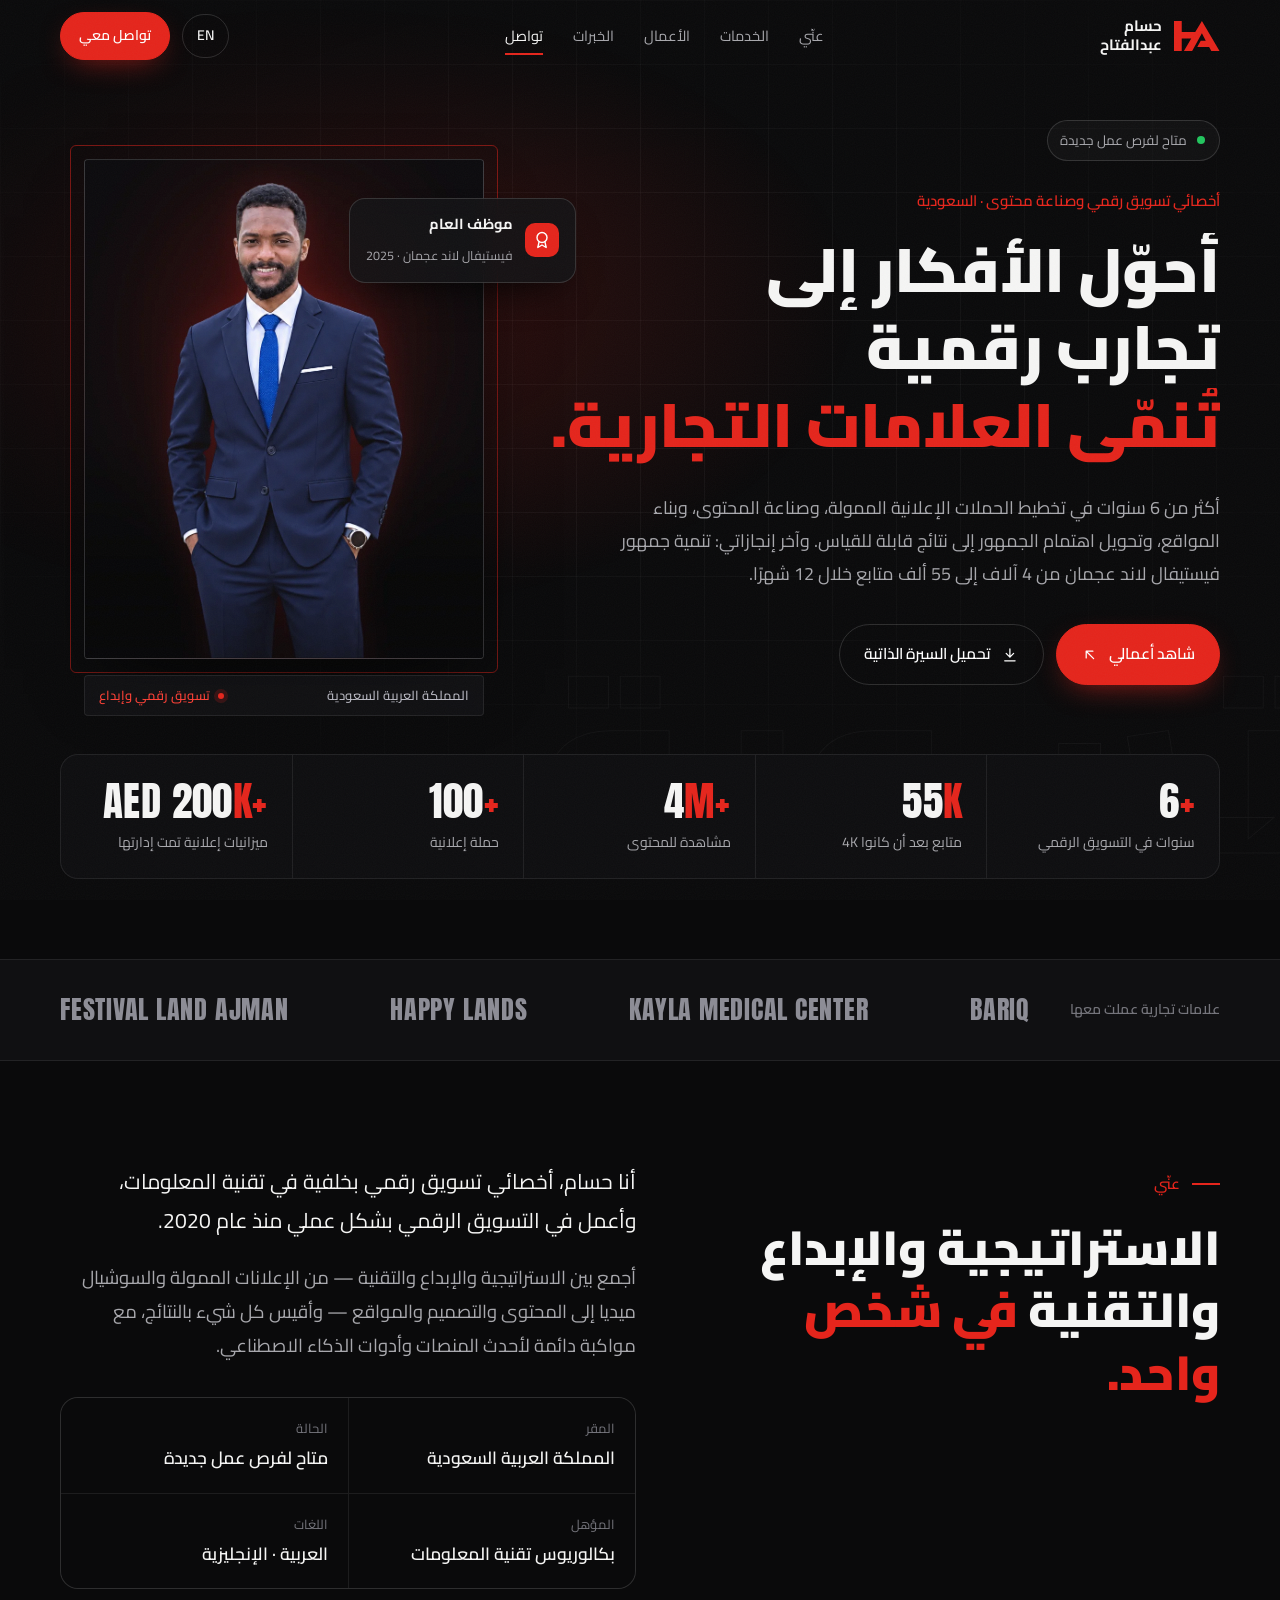
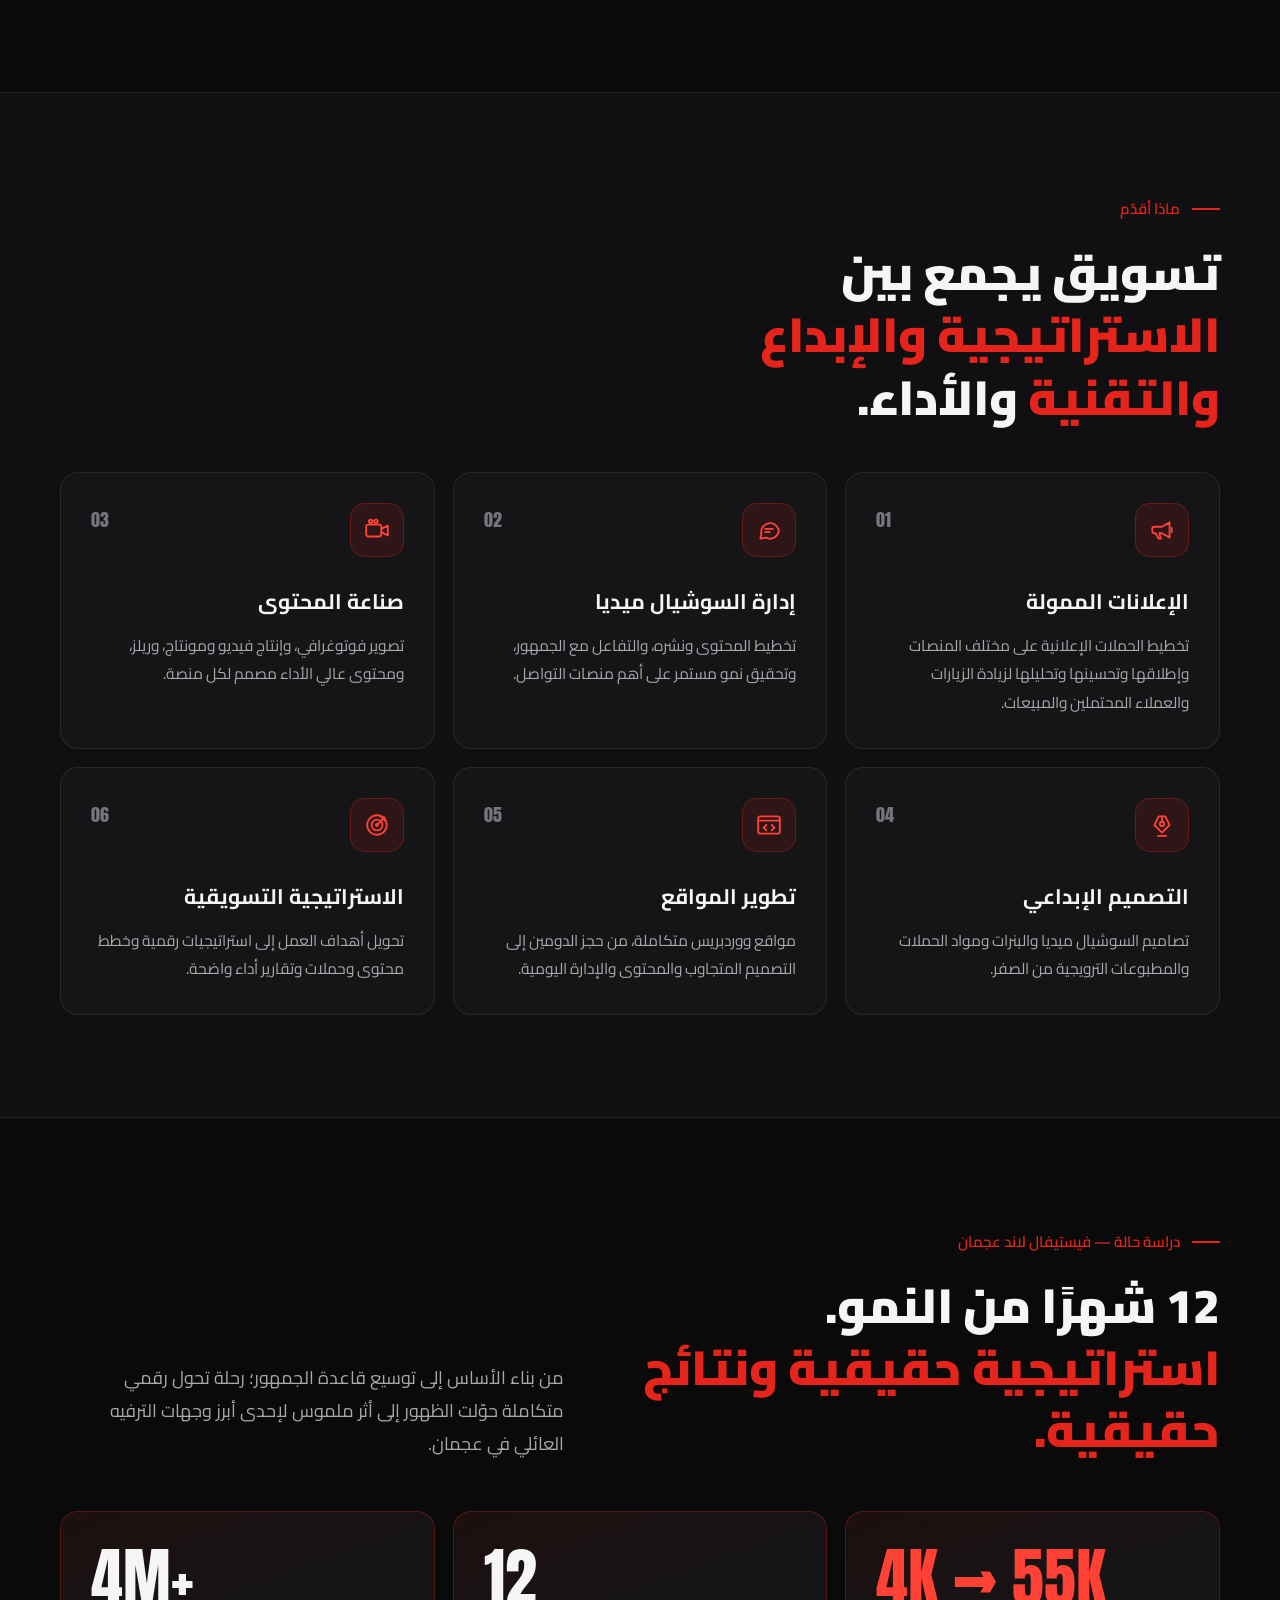
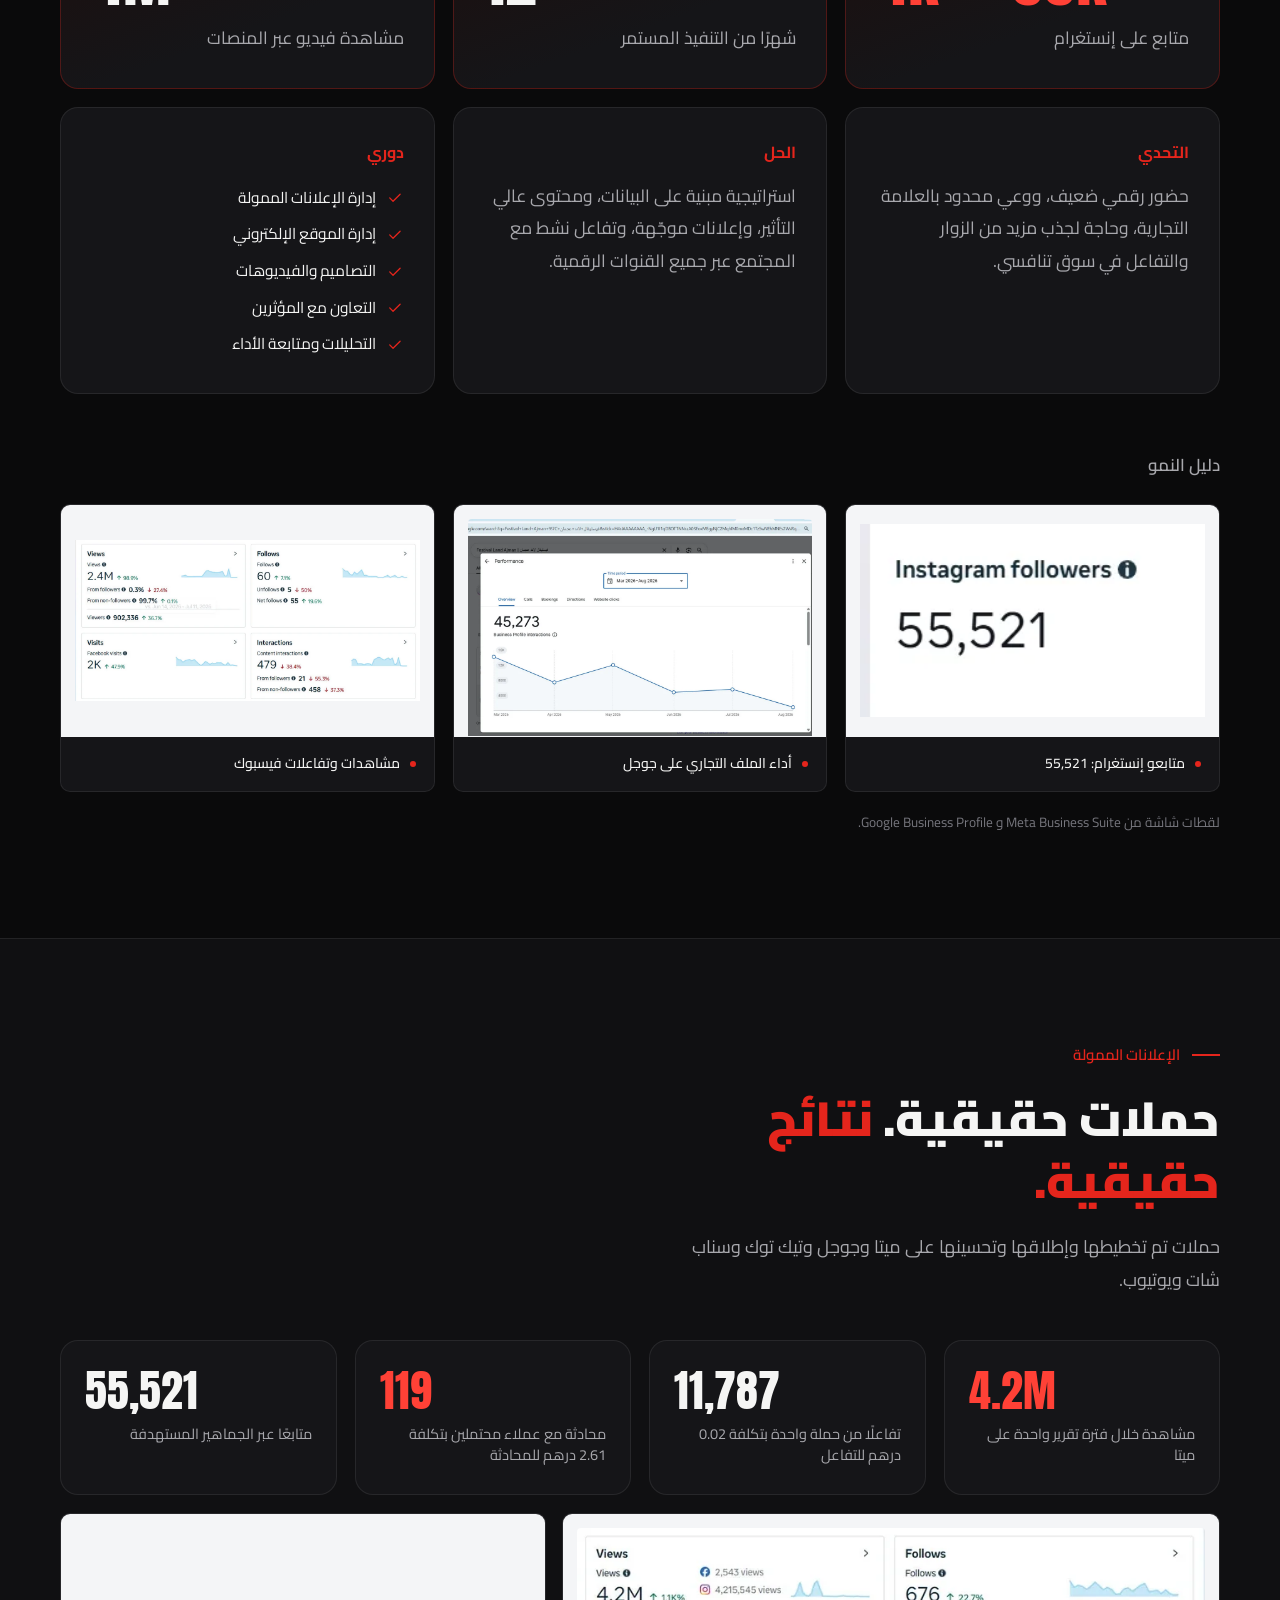
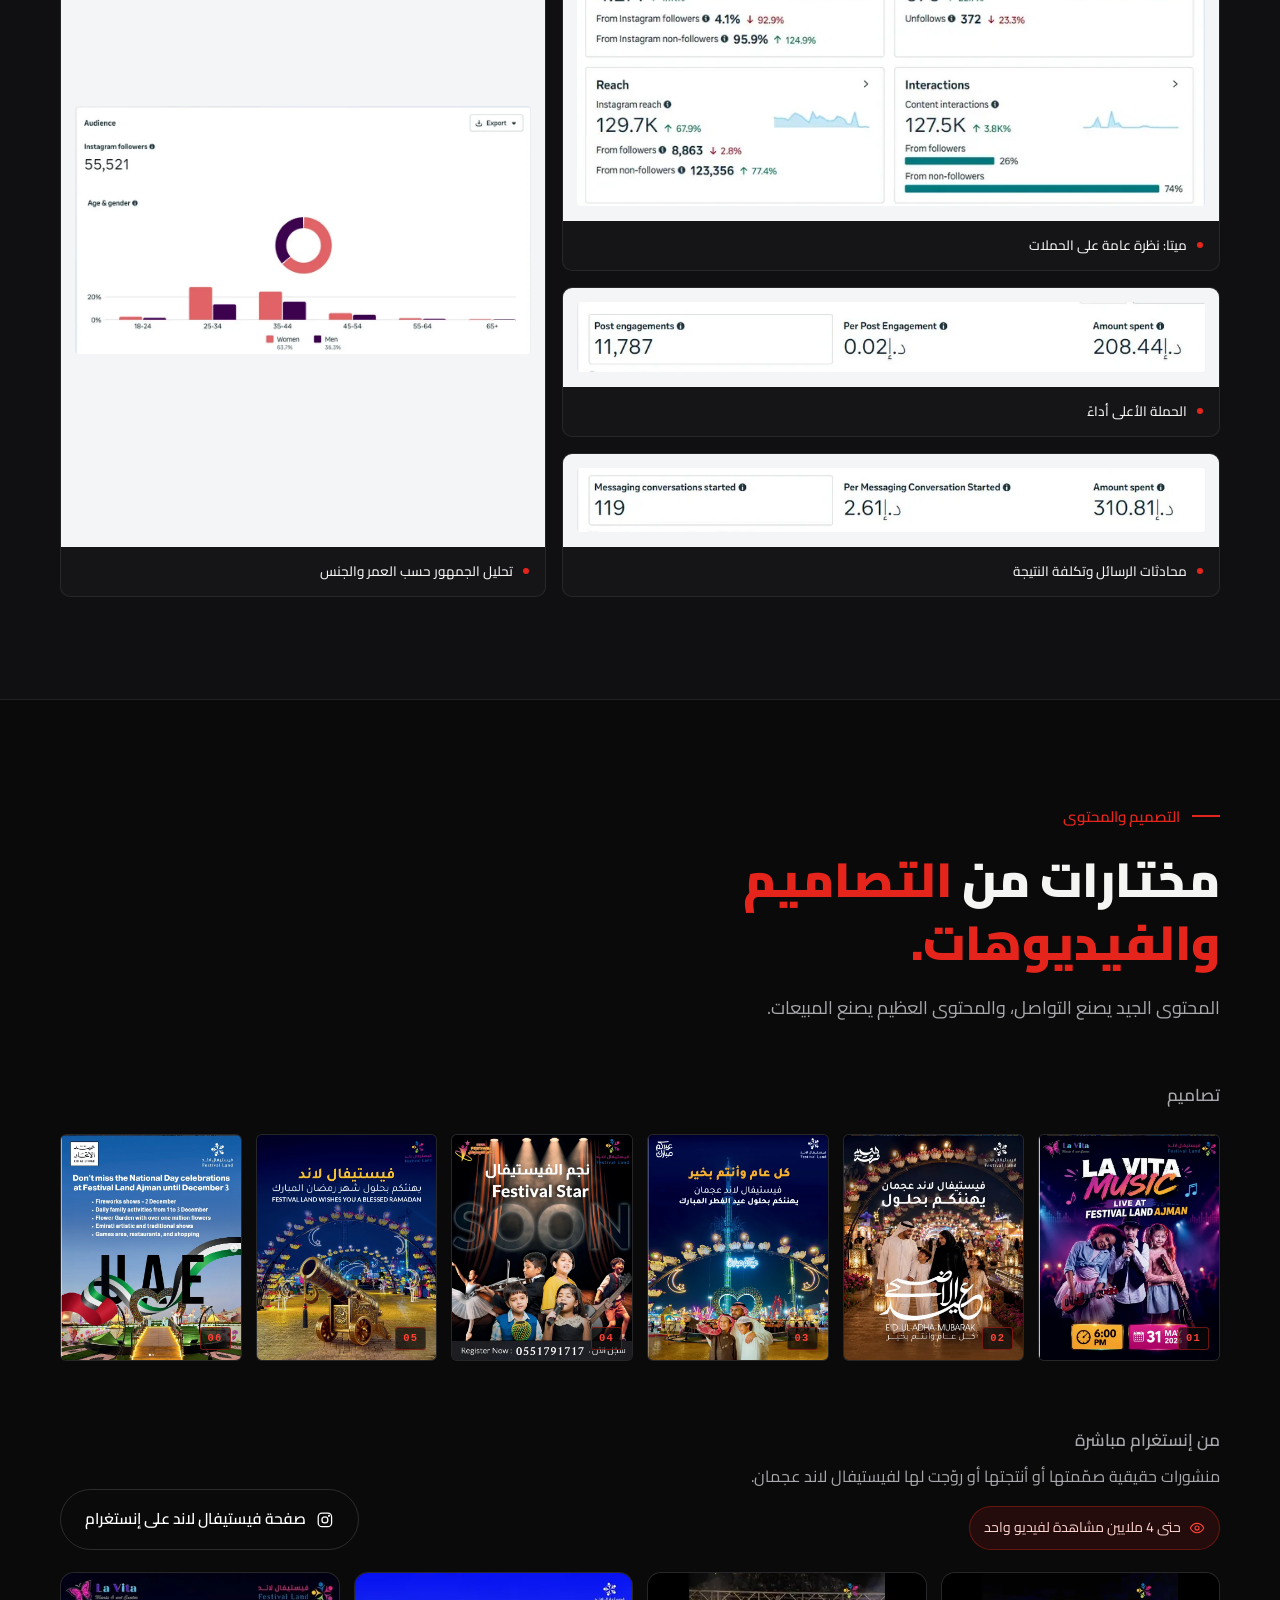
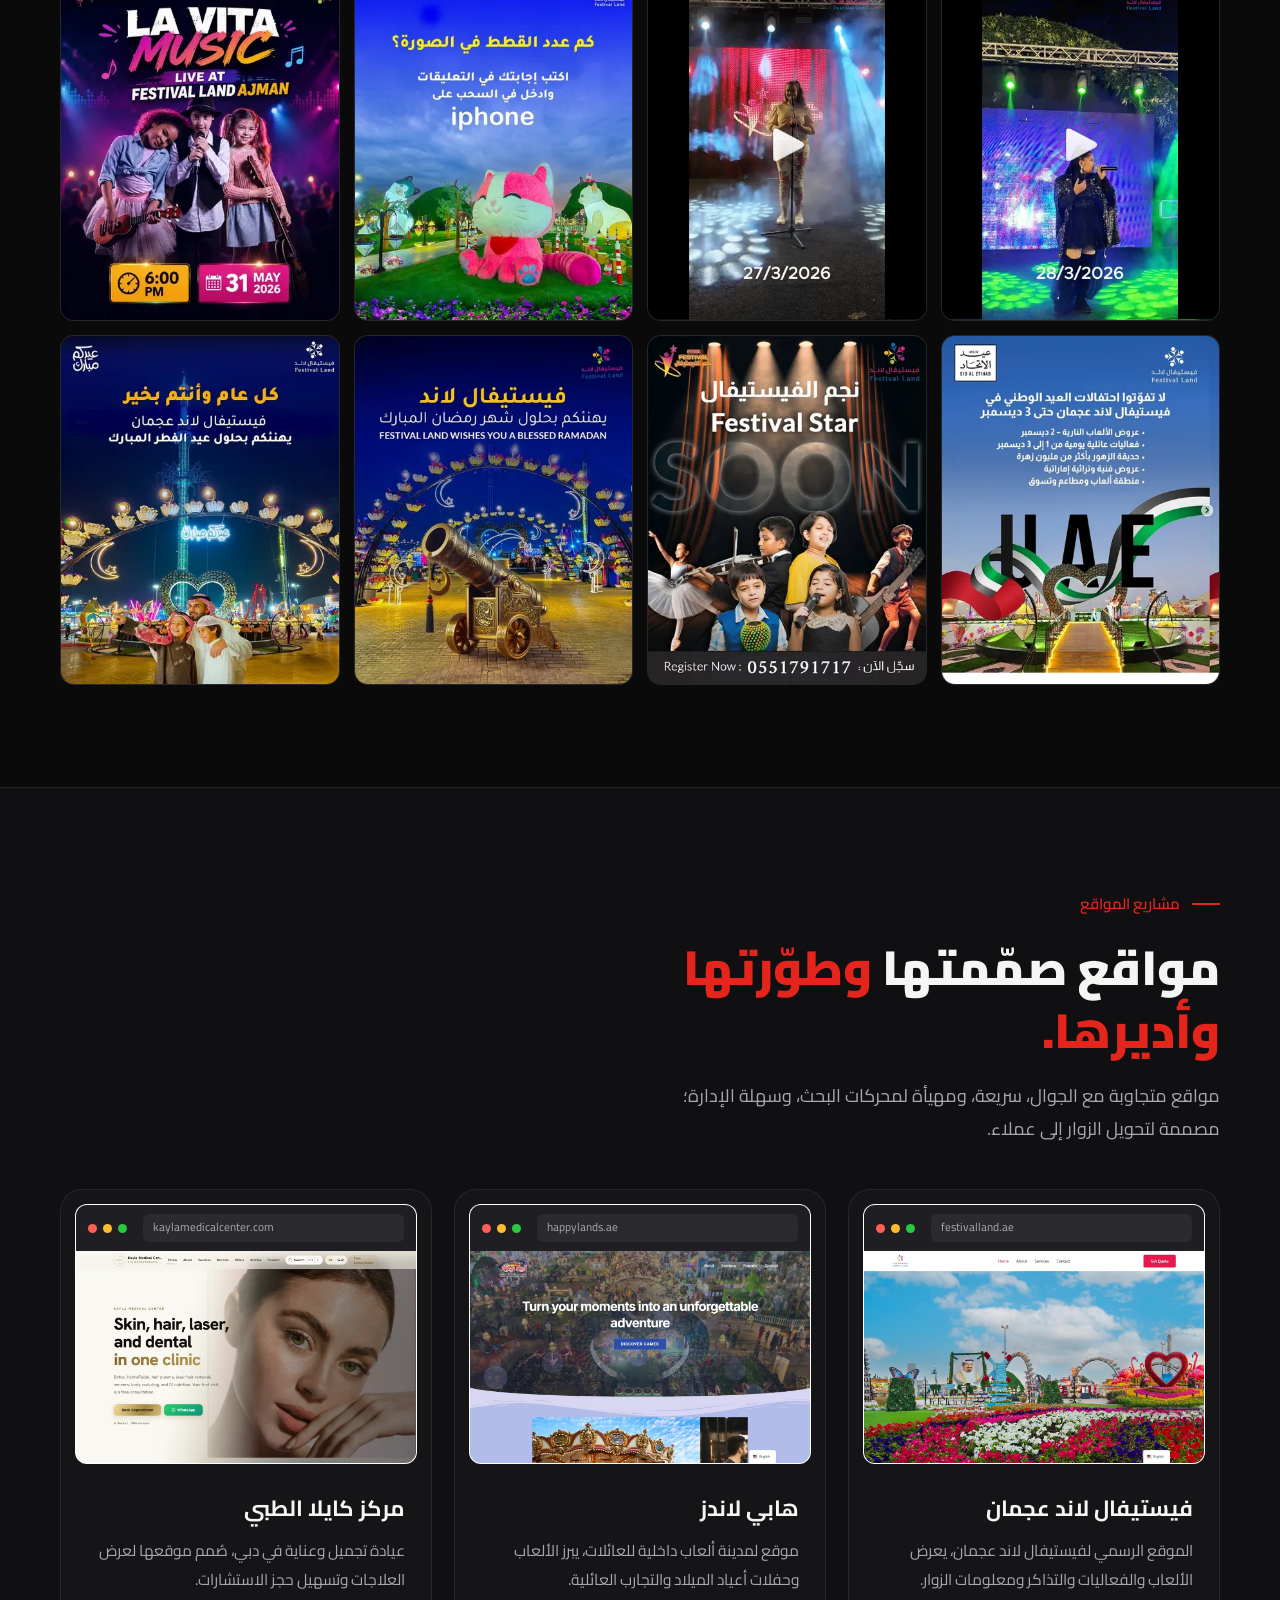
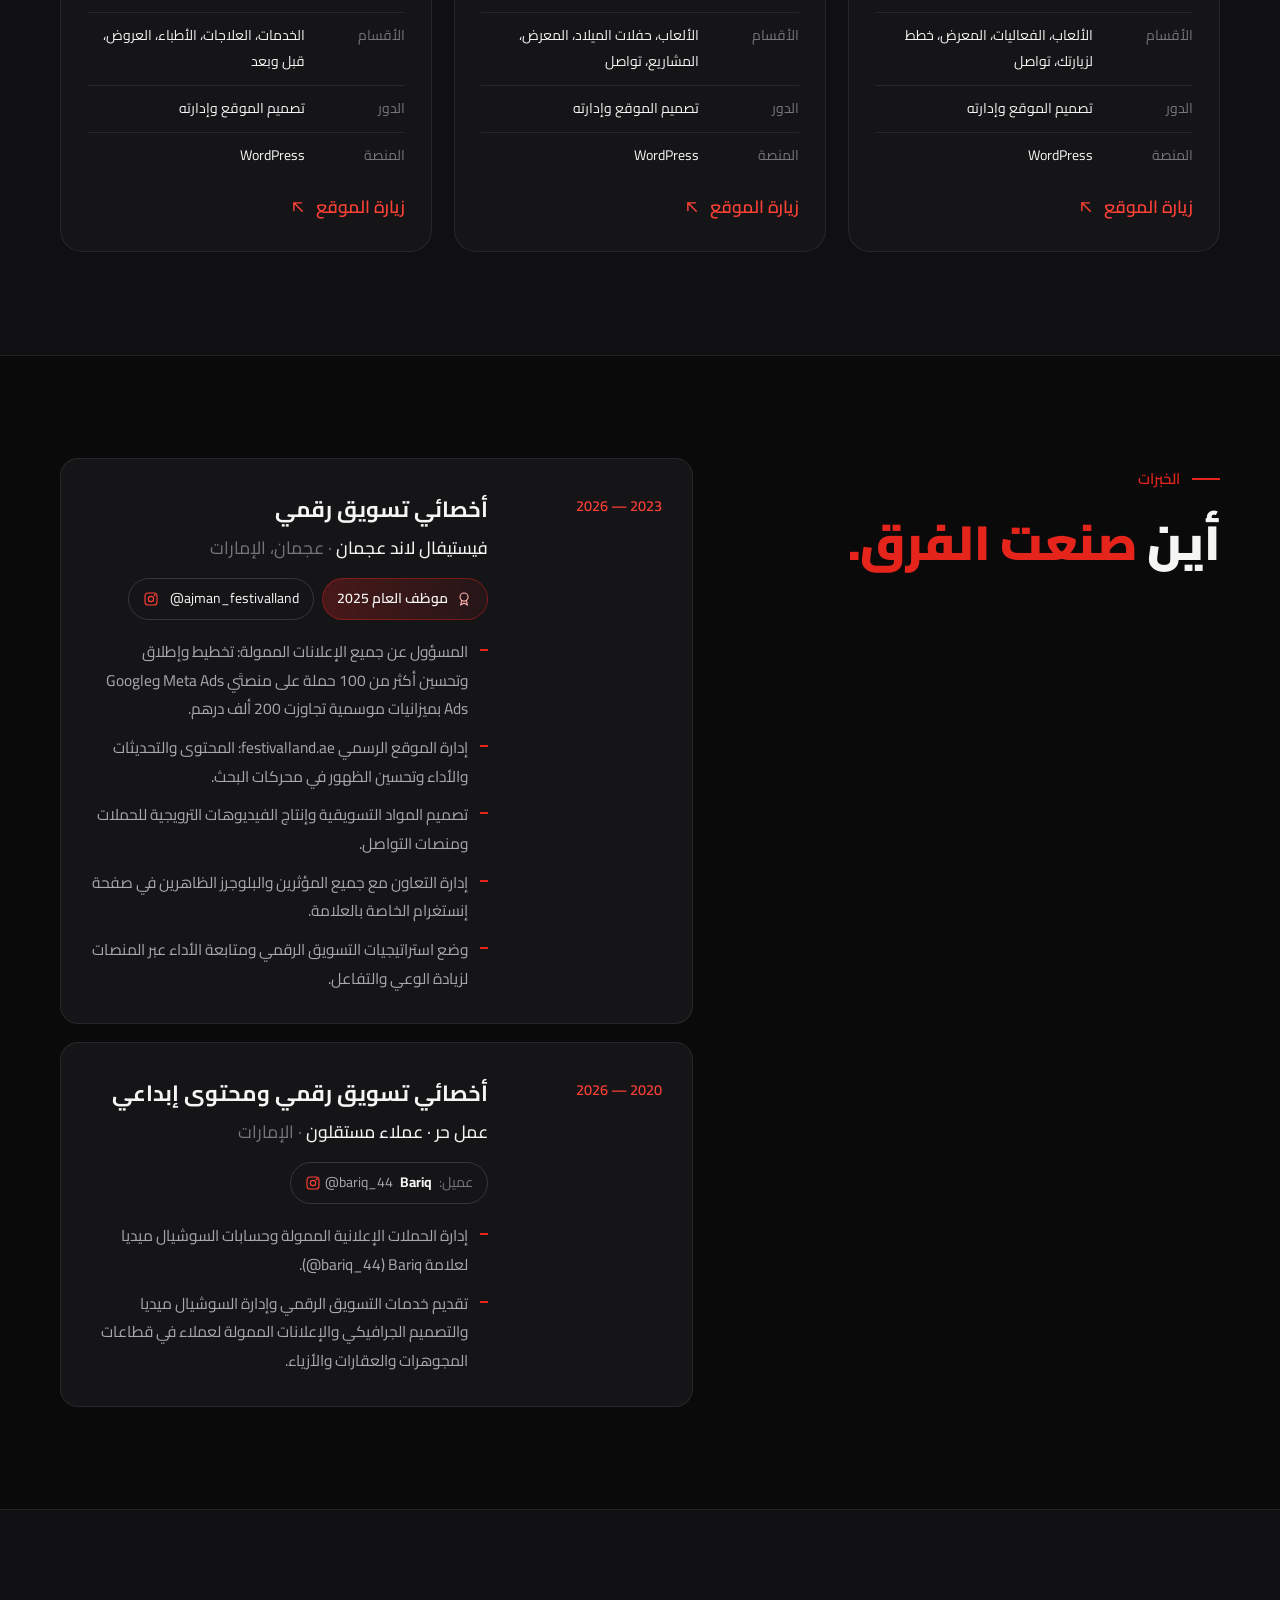
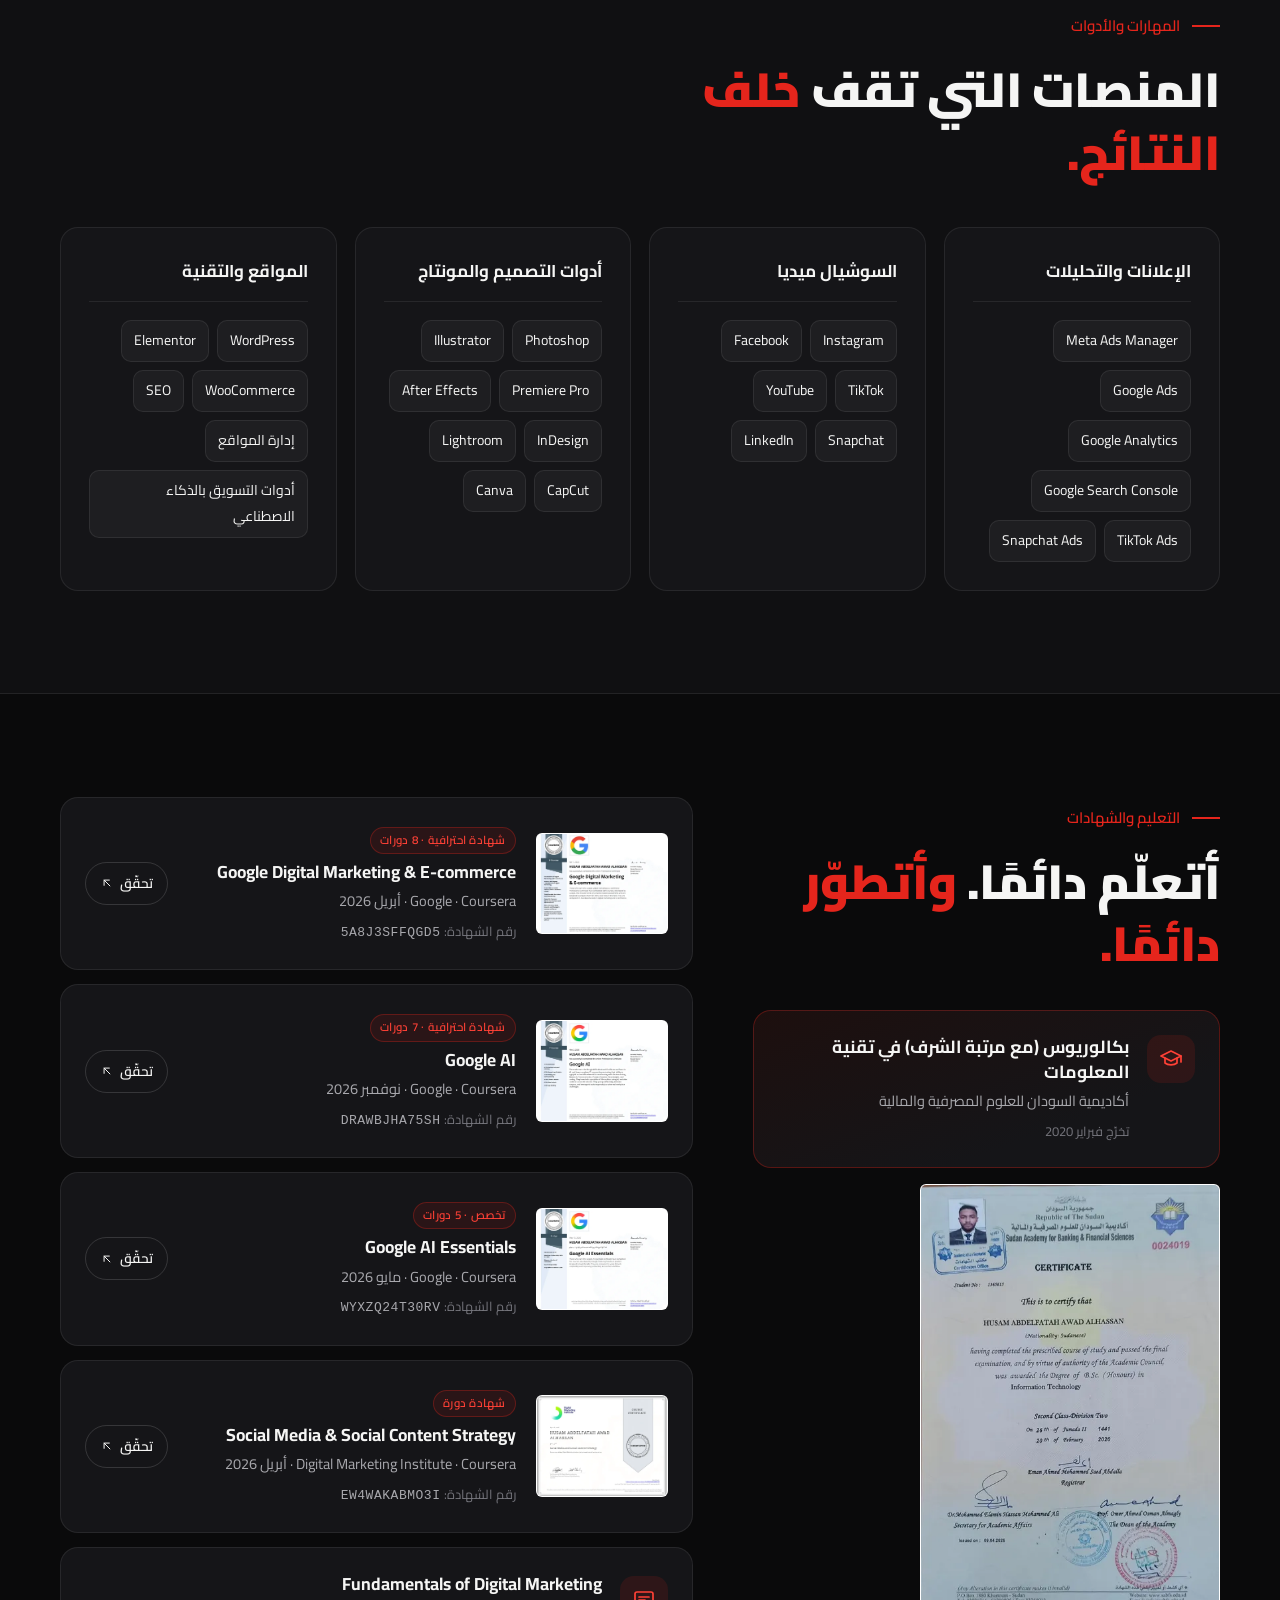
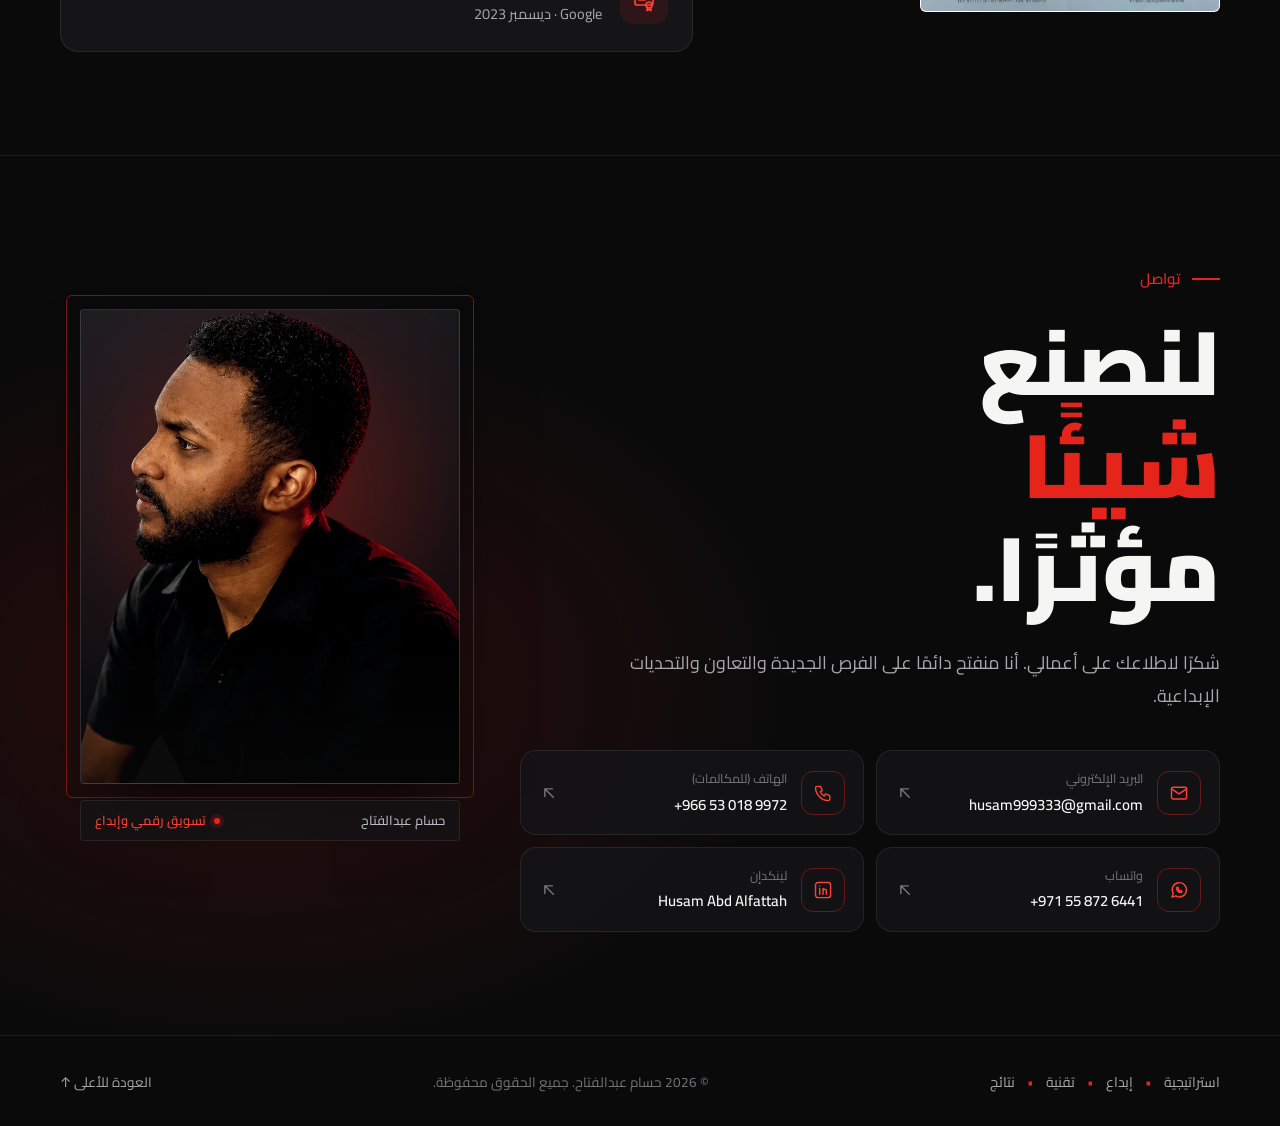
<file: ar/index.html>
<!doctype html>
<html lang="ar" dir="rtl">
<head>
<meta charset="utf-8">
<meta name="viewport" content="width=device-width, initial-scale=1">
<title>حسام عبدالفتاح | أخصائي تسويق رقمي وصناعة محتوى في السعودية</title>
<meta name="description" content="حسام عبدالفتاح، أخصائي تسويق رقمي وصناعة محتوى مقيم في السعودية بخبرة تزيد عن 6 سنوات في الإعلانات الممولة وإدارة السوشيال ميديا والتصميم ومواقع ووردبريس. نمّى جمهور فيستيفال لاند عجمان من 4 آلاف إلى 55 ألف متابع.">
<meta name="author" content="Husam Abd Alfattah">
<meta name="robots" content="index, follow, max-image-preview:large">
<meta name="theme-color" content="#0a0a0b">
<link rel="canonical" href="https://husam999333-spec.github.io/ar/">
<link rel="alternate" hreflang="en" href="https://husam999333-spec.github.io/">
<link rel="alternate" hreflang="ar" href="https://husam999333-spec.github.io/ar/">
<link rel="alternate" hreflang="x-default" href="https://husam999333-spec.github.io/">
<meta property="og:type" content="profile">
<meta property="og:site_name" content="Husam Abd Alfattah">
<meta property="og:title" content="حسام عبدالفتاح | أخصائي تسويق رقمي وصناعة محتوى في السعودية">
<meta property="og:description" content="حسام عبدالفتاح، أخصائي تسويق رقمي وصناعة محتوى مقيم في السعودية بخبرة تزيد عن 6 سنوات في الإعلانات الممولة وإدارة السوشيال ميديا والتصميم ومواقع ووردبريس. نمّى جمهور فيستيفال لاند عجمان من 4 آلاف إلى 55 ألف متابع.">
<meta property="og:url" content="https://husam999333-spec.github.io/ar/">
<meta property="og:image" content="https://husam999333-spec.github.io/assets/og-ar.jpg?v=4">
<meta property="og:image:width" content="1200">
<meta property="og:image:height" content="630">
<meta property="og:locale" content="ar_SA">
<meta property="profile:first_name" content="Husam">
<meta property="profile:last_name" content="Abd Alfattah">
<meta name="twitter:card" content="summary_large_image">
<meta name="twitter:title" content="حسام عبدالفتاح | أخصائي تسويق رقمي وصناعة محتوى في السعودية">
<meta name="twitter:description" content="حسام عبدالفتاح، أخصائي تسويق رقمي وصناعة محتوى مقيم في السعودية بخبرة تزيد عن 6 سنوات في الإعلانات الممولة وإدارة السوشيال ميديا والتصميم ومواقع ووردبريس. نمّى جمهور فيستيفال لاند عجمان من 4 آلاف إلى 55 ألف متابع.">
<meta name="twitter:image" content="https://husam999333-spec.github.io/assets/og-ar.jpg?v=4">
<link rel="icon" href="/favicon.svg" type="image/svg+xml">
<link rel="apple-touch-icon" href="/assets/apple-touch-icon.png">
<link rel="preconnect" href="https://fonts.googleapis.com">
<link rel="preconnect" href="https://fonts.gstatic.com" crossorigin>
<link rel="stylesheet" href="https://fonts.googleapis.com/css2?family=Anton&family=Cairo:wght@400;500;600;700;800;900&family=Inter:wght@400;500;600&display=swap">
<link rel="preload" as="image" href="/assets/img/husam-suit.webp" fetchpriority="high">
<link rel="stylesheet" href="/assets/css/style.css?v=1fb3585b">
<script type="application/ld+json">[{"@context":"https://schema.org","@type":"Person","@id":"https://husam999333-spec.github.io/#person","name":"Husam Abd Alfattah","alternateName":["Husam Abdelfatah","Husam Awad","Husam Abdelfatah Awad Alhassan","حسام عوض","حسام عبدالفتاح عوض"],"jobTitle":"أخصائي تسويق رقمي وصناعة محتوى","description":"حسام عبدالفتاح، أخصائي تسويق رقمي وصناعة محتوى مقيم في السعودية بخبرة تزيد عن 6 سنوات في الإعلانات الممولة وإدارة السوشيال ميديا والتصميم ومواقع ووردبريس. نمّى جمهور فيستيفال لاند عجمان من 4 آلاف إلى 55 ألف متابع.","url":"https://husam999333-spec.github.io/ar/","image":"https://husam999333-spec.github.io/assets/img/husam-suit.webp","email":"mailto:husam999333@gmail.com","telephone":"+966530189972","address":{"@type":"PostalAddress","addressCountry":"SA"},"alumniOf":{"@type":"CollegeOrUniversity","name":"Sudan Academy for Banking & Financial Sciences"},"award":"Employee of the Year 2025 — Festival Land Ajman","knowsAbout":["التسويق الرقمي","الإعلانات الممولة","Meta Ads","Google Ads","إدارة السوشيال ميديا","صناعة المحتوى","التصميم الجرافيكي","المونتاج","WordPress","SEO"],"knowsLanguage":["ar","en"],"sameAs":["https://www.linkedin.com/in/husam-abd-alfattah-a73365259/"],"hasCredential":[{"@type":"EducationalOccupationalCredential","name":"Google Digital Marketing & E-commerce","credentialCategory":"certificate","url":"https://coursera.org/verify/professional-cert/5A8J3SFFQGD5","recognizedBy":{"@type":"Organization","name":"Google"}},{"@type":"EducationalOccupationalCredential","name":"Google AI","credentialCategory":"certificate","url":"https://coursera.org/verify/professional-cert/DRAWBJHA75SH","recognizedBy":{"@type":"Organization","name":"Google"}},{"@type":"EducationalOccupationalCredential","name":"Google AI Essentials","credentialCategory":"certificate","url":"https://coursera.org/verify/specialization/WYXZQ24T30RV","recognizedBy":{"@type":"Organization","name":"Google"}},{"@type":"EducationalOccupationalCredential","name":"Social Media & Social Content Strategy","credentialCategory":"certificate","url":"https://coursera.org/verify/EW4WAKABMO3I","recognizedBy":{"@type":"Organization","name":"Digital Marketing Institute"}}]},{"@context":"https://schema.org","@type":"ProfilePage","url":"https://husam999333-spec.github.io/ar/","name":"حسام عبدالفتاح | أخصائي تسويق رقمي وصناعة محتوى في السعودية","inLanguage":"ar","dateModified":"2026-11-14T10:30:15+00:00","mainEntity":{"@id":"https://husam999333-spec.github.io/#person"}}]</script>
</head>
<body>
<a class="skip" href="#main">تخطَّ إلى المحتوى</a>
<div class="progress" aria-hidden="true"></div>
<header class="nav" id="top">
  <div class="wrap nav-in">
    <a class="logo" href="/ar/" aria-label="حسام عبدالفتاح"><svg class="logo-mark" viewBox="0 0 862 577" aria-hidden="true"><path fill="currentColor" d="M0 0 L145 0 L145 207 L398 207 L523 0 L862 577 L707 577 L658 488 L436 488 L501 368 L595 368 L523 228 L332 577 L177 577 L323 329 L145 329 L145 577 L0 577 Z"/></svg><span class="logo-name"><b>حسام</b><b>عبدالفتاح</b></span></a>
    <nav class="links" id="menu" aria-label="Main">
      <a href="#about">عنّي</a><a href="#services">الخدمات</a><a href="#work">الأعمال</a><a href="#experience">الخبرات</a><a href="#contact">تواصل</a>
    </nav>
    <div class="nav-act">
      <a class="lang" href="/" hreflang="en" lang="en">EN</a>
      <a class="btn btn-sm" href="#contact">تواصل معي</a>
      <button class="burger" aria-label="Menu" aria-expanded="false" aria-controls="menu"><svg class="i" viewBox="0 0 24 24" fill="none" stroke="currentColor" stroke-width="1.7" stroke-linecap="round" stroke-linejoin="round" aria-hidden="true"><path d="M4 7h16M4 12h16M4 17h16"/></svg></button>
    </div>
  </div>
</header>

<main id="main">
<section class="hero">
  <div class="hero-bg" aria-hidden="true"><span class="ghost">تسويق</span></div>
  <div class="wrap hero-in">
    <div class="hero-txt">
      <p class="avail"><span class="dot"></span>متاح لفرص عمل جديدة</p>
      <p class="eyebrow">أخصائي تسويق رقمي وصناعة محتوى · السعودية</p>
      <h1 class="h1"><span class="ln"><span>أحوّل الأفكار إلى</span></span><span class="ln"><span>تجارب رقمية</span></span><span class="ln"><span><em>تُنمّي العلامات التجارية.</em></span></span></h1>
      <p class="lead">أكثر من 6 سنوات في تخطيط الحملات الإعلانية الممولة، وصناعة المحتوى، وبناء المواقع، وتحويل اهتمام الجمهور إلى نتائج قابلة للقياس. وآخر إنجازاتي: تنمية جمهور فيستيفال لاند عجمان من 4 آلاف إلى 55 ألف متابع خلال 12 شهرًا.</p>
      <div class="ctas">
        <a class="btn" href="#work">شاهد أعمالي <svg class="i" viewBox="0 0 24 24" fill="none" stroke="currentColor" stroke-width="1.7" stroke-linecap="round" stroke-linejoin="round" aria-hidden="true"><path d="M7 17 17 7M8 7h9v9"/></svg></a>
        <a class="btn btn-ghost" href="/assets/Husam-Abd-Alfattah-CV.pdf" download><svg class="i" viewBox="0 0 24 24" fill="none" stroke="currentColor" stroke-width="1.7" stroke-linecap="round" stroke-linejoin="round" aria-hidden="true"><path d="M12 4v11M7 10l5 5 5-5M5 20h14"/></svg> تحميل السيرة الذاتية</a>
      </div>
    </div>
    <figure class="hero-pic print">
      <div class="print-box"><span class="print-frame" aria-hidden="true"></span>
      <div class="print-photo"><img src="/assets/img/husam-suit.webp" alt="حسام عبدالفتاح، أخصائي تسويق رقمي، مبتسمًا ببدلة كحلية وربطة عنق زرقاء" width="690" height="862" fetchpriority="high"></div></div>
      <div class="award-chip"><svg class="i" viewBox="0 0 24 24" fill="none" stroke="currentColor" stroke-width="1.7" stroke-linecap="round" stroke-linejoin="round" aria-hidden="true"><circle cx="12" cy="9" r="6"/><path d="m8.5 14-1.5 7 5-3 5 3-1.5-7"/></svg><span><b>موظف العام</b><small>فيستيفال لاند عجمان · 2025</small></span></div>
      <figcaption class="print-cap"><span>المملكة العربية السعودية</span><span class="on">تسويق رقمي وإبداع</span></figcaption>
    </figure>
  </div>
  <div class="wrap"><ul class="stats"><li class="stat reveal"><b class="stat-n" dir="ltr"><span></span><span data-count="6">6</span><span>+</span></b><span class="stat-l">سنوات في التسويق الرقمي</span></li><li class="stat reveal"><b class="stat-n" dir="ltr"><span></span><span data-count="55">55</span><span>K</span></b><span class="stat-l">متابع بعد أن كانوا 4K</span></li><li class="stat reveal"><b class="stat-n" dir="ltr"><span></span><span data-count="4">4</span><span>M+</span></b><span class="stat-l">مشاهدة للمحتوى</span></li><li class="stat reveal"><b class="stat-n" dir="ltr"><span></span><span data-count="100">100</span><span>+</span></b><span class="stat-l">حملة إعلانية</span></li><li class="stat reveal"><b class="stat-n" dir="ltr"><span>AED </span><span data-count="200">200</span><span>K+</span></b><span class="stat-l">ميزانيات إعلانية تمت إدارتها</span></li></ul></div>
</section>

<div class="brands"><div class="wrap brands-in"><p class="brands-k">علامات تجارية عملت معها</p><ul dir="ltr"><li>Festival Land Ajman</li><li>Happy Lands</li><li>Kayla Medical Center</li><li>Bariq</li></ul></div></div>

<section class="sec" id="about">
  <div class="wrap about">
    <div><p class="kicker reveal">عنّي</p><h2 class="h2 reveal">الاستراتيجية والإبداع والتقنية <em>في شخص واحد.</em></h2></div>
    <div class="about-txt">
      <p class="reveal">أنا حسام، أخصائي تسويق رقمي بخلفية في تقنية المعلومات، وأعمل في التسويق الرقمي بشكل عملي منذ عام 2020.</p><p class="reveal">أجمع بين الاستراتيجية والإبداع والتقنية — من الإعلانات الممولة والسوشيال ميديا إلى المحتوى والتصميم والمواقع — وأقيس كل شيء بالنتائج، مع مواكبة دائمة لأحدث المنصات وأدوات الذكاء الاصطناعي.</p>
      <dl class="facts reveal"><div><dt>المقر</dt><dd>المملكة العربية السعودية</dd></div><div><dt>الحالة</dt><dd>متاح لفرص عمل جديدة</dd></div><div><dt>المؤهل</dt><dd>بكالوريوس تقنية المعلومات</dd></div><div><dt>اللغات</dt><dd>العربية · الإنجليزية</dd></div></dl>
    </div>
  </div>
</section>

<section class="sec sec-alt" id="services">
  <div class="wrap">
    <div class="sec-head"><p class="kicker reveal">ماذا أقدّم</p><h2 class="h2 reveal">تسويق يجمع بين <em>الاستراتيجية والإبداع والتقنية</em> والأداء.</h2></div>
    <div class="svc-grid"><article class="svc reveal" style="--d:0ms">
        <div class="svc-top"><span class="svc-ic"><svg class="i" viewBox="0 0 24 24" fill="none" stroke="currentColor" stroke-width="1.7" stroke-linecap="round" stroke-linejoin="round" aria-hidden="true"><path d="M3 11v2a2 2 0 0 0 2 2h1l3 5h2l-1.5-5H12l7 4V5l-7 4H5a2 2 0 0 0-2 2Z"/><path d="M21 10v4"/></svg></span><span class="svc-n">01</span></div>
        <h3>الإعلانات الممولة</h3><p>تخطيط الحملات الإعلانية على مختلف المنصات وإطلاقها وتحسينها وتحليلها لزيادة الزيارات والعملاء المحتملين والمبيعات.</p>
      </article><article class="svc reveal" style="--d:60ms">
        <div class="svc-top"><span class="svc-ic"><svg class="i" viewBox="0 0 24 24" fill="none" stroke="currentColor" stroke-width="1.7" stroke-linecap="round" stroke-linejoin="round" aria-hidden="true"><path d="M21 12a8 8 0 0 1-11.6 7.1L4 20l1-4.4A8 8 0 1 1 21 12Z"/><path d="M8.5 11h7M8.5 14h4"/></svg></span><span class="svc-n">02</span></div>
        <h3>إدارة السوشيال ميديا</h3><p>تخطيط المحتوى ونشره، والتفاعل مع الجمهور، وتحقيق نمو مستمر على أهم منصات التواصل.</p>
      </article><article class="svc reveal" style="--d:120ms">
        <div class="svc-top"><span class="svc-ic"><svg class="i" viewBox="0 0 24 24" fill="none" stroke="currentColor" stroke-width="1.7" stroke-linecap="round" stroke-linejoin="round" aria-hidden="true"><rect x="2" y="7" width="14" height="11" rx="2"/><path d="m16 11 6-3v9l-6-3"/><circle cx="6" cy="4" r="1.6"/><circle cx="11" cy="4" r="1.6"/></svg></span><span class="svc-n">03</span></div>
        <h3>صناعة المحتوى</h3><p>تصوير فوتوغرافي، وإنتاج فيديو ومونتاج، وريلز، ومحتوى عالي الأداء مصمم لكل منصة.</p>
      </article><article class="svc reveal" style="--d:180ms">
        <div class="svc-top"><span class="svc-ic"><svg class="i" viewBox="0 0 24 24" fill="none" stroke="currentColor" stroke-width="1.7" stroke-linecap="round" stroke-linejoin="round" aria-hidden="true"><path d="M12 19 5 12l4-8h6l4 8-7 7Z"/><circle cx="12" cy="11" r="2"/><path d="M12 4v5M8 22h8"/></svg></span><span class="svc-n">04</span></div>
        <h3>التصميم الإبداعي</h3><p>تصاميم السوشيال ميديا والبنرات ومواد الحملات والمطبوعات الترويجية من الصفر.</p>
      </article><article class="svc reveal" style="--d:240ms">
        <div class="svc-top"><span class="svc-ic"><svg class="i" viewBox="0 0 24 24" fill="none" stroke="currentColor" stroke-width="1.7" stroke-linecap="round" stroke-linejoin="round" aria-hidden="true"><rect x="2" y="4" width="20" height="16" rx="2"/><path d="M2 8h20M9.5 12 7 14.5 9.5 17M14.5 12l2.5 2.5-2.5 2.5"/></svg></span><span class="svc-n">05</span></div>
        <h3>تطوير المواقع</h3><p>مواقع ووردبريس متكاملة، من حجز الدومين إلى التصميم المتجاوب والمحتوى والإدارة اليومية.</p>
      </article><article class="svc reveal" style="--d:300ms">
        <div class="svc-top"><span class="svc-ic"><svg class="i" viewBox="0 0 24 24" fill="none" stroke="currentColor" stroke-width="1.7" stroke-linecap="round" stroke-linejoin="round" aria-hidden="true"><circle cx="12" cy="12" r="9"/><circle cx="12" cy="12" r="5"/><circle cx="12" cy="12" r="1"/><path d="m12 12 7-7M16 5h3v3"/></svg></span><span class="svc-n">06</span></div>
        <h3>الاستراتيجية التسويقية</h3><p>تحويل أهداف العمل إلى استراتيجيات رقمية وخطط محتوى وحملات وتقارير أداء واضحة.</p>
      </article></div>
  </div>
</section>

<section class="sec" id="work">
  <div class="wrap">
    <div class="cs-head">
      <div><p class="kicker reveal">دراسة حالة — فيستيفال لاند عجمان</p><h2 class="h2 reveal">12 شهرًا من النمو. <em>استراتيجية حقيقية ونتائج حقيقية.</em></h2></div>
      <p class="sec-sub reveal">من بناء الأساس إلى توسيع قاعدة الجمهور؛ رحلة تحول رقمي متكاملة حوّلت الظهور إلى أثر ملموس لإحدى أبرز وجهات الترفيه العائلي في عجمان.</p>
    </div>
    <div class="cs-results"><div class="cs-res reveal"><b dir="ltr">4K → 55K</b><span>متابع على إنستغرام</span></div><div class="cs-res reveal"><b dir="ltr">12</b><span>شهرًا من التنفيذ المستمر</span></div><div class="cs-res reveal"><b dir="ltr">4M+</b><span>مشاهدة فيديو عبر المنصات</span></div></div>
    <div class="cs-grid"><div class="cs-block reveal"><h3>التحدي</h3><p>حضور رقمي ضعيف، ووعي محدود بالعلامة التجارية، وحاجة لجذب مزيد من الزوار والتفاعل في سوق تنافسي.</p></div><div class="cs-block reveal"><h3>الحل</h3><p>استراتيجية مبنية على البيانات، ومحتوى عالي التأثير، وإعلانات موجّهة، وتفاعل نشط مع المجتمع عبر جميع القنوات الرقمية.</p></div><div class="cs-block reveal"><h3>دوري</h3><ul class="ticks"><li><svg class="i" viewBox="0 0 24 24" fill="none" stroke="currentColor" stroke-width="1.7" stroke-linecap="round" stroke-linejoin="round" aria-hidden="true"><path d="m5 12 4.5 4.5L19 7"/></svg>إدارة الإعلانات الممولة</li><li><svg class="i" viewBox="0 0 24 24" fill="none" stroke="currentColor" stroke-width="1.7" stroke-linecap="round" stroke-linejoin="round" aria-hidden="true"><path d="m5 12 4.5 4.5L19 7"/></svg>إدارة الموقع الإلكتروني</li><li><svg class="i" viewBox="0 0 24 24" fill="none" stroke="currentColor" stroke-width="1.7" stroke-linecap="round" stroke-linejoin="round" aria-hidden="true"><path d="m5 12 4.5 4.5L19 7"/></svg>التصاميم والفيديوهات</li><li><svg class="i" viewBox="0 0 24 24" fill="none" stroke="currentColor" stroke-width="1.7" stroke-linecap="round" stroke-linejoin="round" aria-hidden="true"><path d="m5 12 4.5 4.5L19 7"/></svg>التعاون مع المؤثرين</li><li><svg class="i" viewBox="0 0 24 24" fill="none" stroke="currentColor" stroke-width="1.7" stroke-linecap="round" stroke-linejoin="round" aria-hidden="true"><path d="m5 12 4.5 4.5L19 7"/></svg>التحليلات ومتابعة الأداء</li></ul></div></div>
    <h3 class="h3 reveal">دليل النمو</h3>
    <div class="proof"><figure class="shot reveal"><button class="zoom" data-full="/assets/img/proof/ig-followers.webp" data-cap="متابعو إنستغرام: 55,521"><img src="/assets/img/proof/ig-followers.webp" alt="متابعو إنستغرام: 55,521" width="277" height="155" loading="lazy" decoding="async" ></button><figcaption>متابعو إنستغرام: 55,521</figcaption></figure><figure class="shot reveal"><button class="zoom" data-full="/assets/img/proof/gbp-performance.webp" data-cap="أداء الملف التجاري على جوجل"><img src="/assets/img/proof/gbp-performance.webp" alt="أداء الملف التجاري على جوجل" width="1100" height="768" loading="lazy" decoding="async" ></button><figcaption>أداء الملف التجاري على جوجل</figcaption></figure><figure class="shot reveal"><button class="zoom" data-full="/assets/img/proof/fb-insights.webp" data-cap="مشاهدات وتفاعلات فيسبوك"><img src="/assets/img/proof/fb-insights.webp" alt="مشاهدات وتفاعلات فيسبوك" width="1100" height="514" loading="lazy" decoding="async" ></button><figcaption>مشاهدات وتفاعلات فيسبوك</figcaption></figure></div>
    <p class="note reveal">لقطات شاشة من Meta Business Suite و Google Business Profile.</p>
  </div>
</section>

<section class="sec sec-alt" id="ads">
  <div class="wrap">
    <div class="sec-head"><p class="kicker reveal">الإعلانات الممولة</p><h2 class="h2 reveal">حملات حقيقية. <em>نتائج حقيقية.</em></h2><p class="sec-sub reveal">حملات تم تخطيطها وإطلاقها وتحسينها على ميتا وجوجل وتيك توك وسناب شات ويوتيوب.</p></div>
    <div class="kpis"><div class="kpi reveal"><b dir="ltr">4.2M</b><span>مشاهدة خلال فترة تقرير واحدة على ميتا</span></div><div class="kpi reveal"><b dir="ltr">11,787</b><span>تفاعلًا من حملة واحدة بتكلفة 0.02 درهم للتفاعل</span></div><div class="kpi reveal"><b dir="ltr">119</b><span>محادثة مع عملاء محتملين بتكلفة 2.61 درهم للمحادثة</span></div><div class="kpi reveal"><b dir="ltr">55,521</b><span>متابعًا عبر الجماهير المستهدفة</span></div></div>
    <div class="shots"><figure class="shot reveal"><button class="zoom" data-full="/assets/img/proof/meta-overview.webp" data-cap="ميتا: نظرة عامة على الحملات"><img src="/assets/img/proof/meta-overview-c.webp" alt="ميتا: نظرة عامة على الحملات" width="755" height="334" loading="lazy" decoding="async" ></button><figcaption>ميتا: نظرة عامة على الحملات</figcaption></figure><figure class="shot reveal"><button class="zoom" data-full="/assets/img/proof/top-campaign.webp" data-cap="الحملة الأعلى أداءً"><img src="/assets/img/proof/top-campaign-c.webp" alt="الحملة الأعلى أداءً" width="900" height="100" loading="lazy" decoding="async" ></button><figcaption>الحملة الأعلى أداءً</figcaption></figure><figure class="shot reveal"><button class="zoom" data-full="/assets/img/proof/conversations.webp" data-cap="محادثات الرسائل وتكلفة النتيجة"><img src="/assets/img/proof/conversations-c.webp" alt="محادثات الرسائل وتكلفة النتيجة" width="900" height="92" loading="lazy" decoding="async" ></button><figcaption>محادثات الرسائل وتكلفة النتيجة</figcaption></figure><figure class="shot reveal"><button class="zoom" data-full="/assets/img/proof/audience.webp" data-cap="تحليل الجمهور حسب العمر والجنس"><img src="/assets/img/proof/audience-c.webp" alt="تحليل الجمهور حسب العمر والجنس" width="1100" height="598" loading="lazy" decoding="async" ></button><figcaption>تحليل الجمهور حسب العمر والجنس</figcaption></figure></div>
  </div>
</section>

<section class="sec" id="creative">
  <div class="wrap">
    <div class="sec-head"><p class="kicker reveal">التصميم والمحتوى</p><h2 class="h2 reveal">مختارات من <em>التصاميم والفيديوهات.</em></h2><p class="sec-sub reveal">المحتوى الجيد يصنع التواصل، والمحتوى العظيم يصنع المبيعات.</p></div>
    <h3 class="h3 reveal">تصاميم</h3>
    <div class="posters"><button class="poster reveal zoom" style="--d:0ms" data-full="/assets/img/work/lavita.webp" data-cap="إعلان حفل La Vita Music في فيستيفال لاند عجمان"><img src="/assets/img/work/lavita.webp" alt="إعلان حفل La Vita Music في فيستيفال لاند عجمان" width="680" height="850" loading="lazy" decoding="async" ></button><button class="poster reveal zoom" style="--d:70ms" data-full="/assets/img/work/eid-adha.webp" data-cap="تصميم تهنئة عيد الأضحى لفيستيفال لاند عجمان"><img src="/assets/img/work/eid-adha.webp" alt="تصميم تهنئة عيد الأضحى لفيستيفال لاند عجمان" width="680" height="850" loading="lazy" decoding="async" ></button><button class="poster reveal zoom" style="--d:140ms" data-full="/assets/img/work/eid-fitr.webp" data-cap="تصميم تهنئة عيد الفطر لفيستيفال لاند عجمان"><img src="/assets/img/work/eid-fitr.webp" alt="تصميم تهنئة عيد الفطر لفيستيفال لاند عجمان" width="680" height="850" loading="lazy" decoding="async" ></button><button class="poster reveal zoom" style="--d:0ms" data-full="/assets/img/work/festival-star.webp" data-cap="إعلان مسابقة نجم الفيستيفال"><img src="/assets/img/work/festival-star.webp" alt="إعلان مسابقة نجم الفيستيفال" width="680" height="850" loading="lazy" decoding="async" ></button><button class="poster reveal zoom" style="--d:70ms" data-full="/assets/img/work/ramadan.webp" data-cap="تصميم تهنئة شهر رمضان لفيستيفال لاند"><img src="/assets/img/work/ramadan.webp" alt="تصميم تهنئة شهر رمضان لفيستيفال لاند" width="680" height="850" loading="lazy" decoding="async" ></button><button class="poster reveal zoom" style="--d:140ms" data-full="/assets/img/work/national-day.webp" data-cap="إعلان احتفالات اليوم الوطني الإماراتي"><img src="/assets/img/work/national-day.webp" alt="إعلان احتفالات اليوم الوطني الإماراتي" width="680" height="850" loading="lazy" decoding="async" ></button></div>
    <div class="ig-head reveal">
      <div><h3 class="h3">من إنستغرام مباشرة</h3><p class="sec-sub">منشورات حقيقية صمّمتها أو أنتجتها أو روّجت لها لفيستيفال لاند عجمان.</p><p class="views"><svg class="i" viewBox="0 0 24 24" fill="none" stroke="currentColor" stroke-width="1.7" stroke-linecap="round" stroke-linejoin="round" aria-hidden="true"><path d="M2 12s3.5-7 10-7 10 7 10 7-3.5 7-10 7S2 12 2 12Z"/><circle cx="12" cy="12" r="3"/></svg>حتى 4 ملايين مشاهدة لفيديو واحد</p></div>
      <a class="btn btn-ghost" href="https://www.instagram.com/ajman_festivalland/" target="_blank" rel="noopener"><svg class="i" viewBox="0 0 24 24" fill="none" stroke="currentColor" stroke-width="1.7" stroke-linecap="round" stroke-linejoin="round" aria-hidden="true"><rect x="3" y="3" width="18" height="18" rx="5"/><circle cx="12" cy="12" r="4"/><circle cx="17.5" cy="6.5" r=".6" fill="currentColor"/></svg> صفحة فيستيفال لاند على إنستغرام</a>
    </div>
    <div class="ig-grid" dir="ltr">
      <a class="ig-tile reveal" style="--d:0ms" href="https://www.instagram.com/p/DYuYT4kDIJL/" target="_blank" rel="noopener" aria-label="عرض المنشور على إنستغرام"><img src="/assets/img/ig/DYuYT4kDIJL.webp" alt="" width="432" height="540" loading="lazy" decoding="async"><span class="ig-ov"><svg class="i" viewBox="0 0 24 24" fill="none" stroke="currentColor" stroke-width="1.7" stroke-linecap="round" stroke-linejoin="round" aria-hidden="true"><rect x="3" y="3" width="18" height="18" rx="5"/><circle cx="12" cy="12" r="4"/><circle cx="17.5" cy="6.5" r=".6" fill="currentColor"/></svg><span>عرض المنشور على إنستغرام</span></span></a><a class="ig-tile reveal" style="--d:60ms" href="https://www.instagram.com/p/DW3qS_aloeO/" target="_blank" rel="noopener" aria-label="عرض المنشور على إنستغرام"><img src="/assets/img/ig/DW3qS_aloeO.webp" alt="" width="432" height="540" loading="lazy" decoding="async"><span class="ig-ov"><svg class="i" viewBox="0 0 24 24" fill="none" stroke="currentColor" stroke-width="1.7" stroke-linecap="round" stroke-linejoin="round" aria-hidden="true"><rect x="3" y="3" width="18" height="18" rx="5"/><circle cx="12" cy="12" r="4"/><circle cx="17.5" cy="6.5" r=".6" fill="currentColor"/></svg><span>عرض المنشور على إنستغرام</span></span></a><a class="ig-tile reveal" style="--d:120ms" href="https://www.instagram.com/p/DWEwn_jAVRH/" target="_blank" rel="noopener" aria-label="عرض المنشور على إنستغرام"><img src="/assets/img/ig/DWEwn_jAVRH.webp" alt="" width="432" height="540" loading="lazy" decoding="async"><span class="ig-ov"><svg class="i" viewBox="0 0 24 24" fill="none" stroke="currentColor" stroke-width="1.7" stroke-linecap="round" stroke-linejoin="round" aria-hidden="true"><rect x="3" y="3" width="18" height="18" rx="5"/><circle cx="12" cy="12" r="4"/><circle cx="17.5" cy="6.5" r=".6" fill="currentColor"/></svg><span>عرض المنشور على إنستغرام</span></span></a><a class="ig-tile reveal" style="--d:180ms" href="https://www.instagram.com/p/DWExZFBDKD0/" target="_blank" rel="noopener" aria-label="عرض المنشور على إنستغرام"><img src="/assets/img/ig/DWExZFBDKD0.webp" alt="" width="432" height="540" loading="lazy" decoding="async"><span class="ig-ov"><svg class="i" viewBox="0 0 24 24" fill="none" stroke="currentColor" stroke-width="1.7" stroke-linecap="round" stroke-linejoin="round" aria-hidden="true"><rect x="3" y="3" width="18" height="18" rx="5"/><circle cx="12" cy="12" r="4"/><circle cx="17.5" cy="6.5" r=".6" fill="currentColor"/></svg><span>عرض المنشور على إنستغرام</span></span></a><a class="ig-tile reveal" style="--d:0ms" href="https://www.instagram.com/p/DWEvINQjrho/" target="_blank" rel="noopener" aria-label="عرض المنشور على إنستغرام"><img src="/assets/img/ig/DWEvINQjrho.webp" alt="" width="432" height="540" loading="lazy" decoding="async"><span class="ig-ov"><svg class="i" viewBox="0 0 24 24" fill="none" stroke="currentColor" stroke-width="1.7" stroke-linecap="round" stroke-linejoin="round" aria-hidden="true"><rect x="3" y="3" width="18" height="18" rx="5"/><circle cx="12" cy="12" r="4"/><circle cx="17.5" cy="6.5" r=".6" fill="currentColor"/></svg><span>عرض المنشور على إنستغرام</span></span></a><a class="ig-tile reveal" style="--d:60ms" href="https://www.instagram.com/p/DU3cKl1DlyQ/" target="_blank" rel="noopener" aria-label="عرض المنشور على إنستغرام"><img src="/assets/img/ig/DU3cKl1DlyQ.webp" alt="" width="432" height="540" loading="lazy" decoding="async"><span class="ig-ov"><svg class="i" viewBox="0 0 24 24" fill="none" stroke="currentColor" stroke-width="1.7" stroke-linecap="round" stroke-linejoin="round" aria-hidden="true"><rect x="3" y="3" width="18" height="18" rx="5"/><circle cx="12" cy="12" r="4"/><circle cx="17.5" cy="6.5" r=".6" fill="currentColor"/></svg><span>عرض المنشور على إنستغرام</span></span></a><a class="ig-tile reveal" style="--d:120ms" href="https://www.instagram.com/p/DSfwdR-k4Zy/" target="_blank" rel="noopener" aria-label="عرض المنشور على إنستغرام"><img src="/assets/img/ig/DSfwdR-k4Zy.webp" alt="" width="432" height="540" loading="lazy" decoding="async"><span class="ig-ov"><svg class="i" viewBox="0 0 24 24" fill="none" stroke="currentColor" stroke-width="1.7" stroke-linecap="round" stroke-linejoin="round" aria-hidden="true"><rect x="3" y="3" width="18" height="18" rx="5"/><circle cx="12" cy="12" r="4"/><circle cx="17.5" cy="6.5" r=".6" fill="currentColor"/></svg><span>عرض المنشور على إنستغرام</span></span></a><a class="ig-tile reveal" style="--d:180ms" href="https://www.instagram.com/p/DRsIvsrk-n0/" target="_blank" rel="noopener" aria-label="عرض المنشور على إنستغرام"><img src="/assets/img/ig/DRsIvsrk-n0.webp" alt="" width="432" height="540" loading="lazy" decoding="async"><span class="ig-ov"><svg class="i" viewBox="0 0 24 24" fill="none" stroke="currentColor" stroke-width="1.7" stroke-linecap="round" stroke-linejoin="round" aria-hidden="true"><rect x="3" y="3" width="18" height="18" rx="5"/><circle cx="12" cy="12" r="4"/><circle cx="17.5" cy="6.5" r=".6" fill="currentColor"/></svg><span>عرض المنشور على إنستغرام</span></span></a>
    </div>
  </div>
</section>

<section class="sec sec-alt" id="websites">
  <div class="wrap">
    <div class="sec-head"><p class="kicker reveal">مشاريع المواقع</p><h2 class="h2 reveal">مواقع صمّمتها <em>وطوّرتها وأديرها.</em></h2><p class="sec-sub reveal">مواقع متجاوبة مع الجوال، سريعة، ومهيأة لمحركات البحث، وسهلة الإدارة؛ مصممة لتحويل الزوار إلى عملاء.</p></div>
    <div class="sites"><article class="site reveal" style="--d:0ms">
        <a class="browser" href="https://festivalland.ae/" target="_blank" rel="noopener" aria-label="زيارة الموقع: فيستيفال لاند عجمان">
          <span class="bar" dir="ltr"><i></i><i></i><i></i><span class="addr">festivalland.ae</span></span>
          <img src="/assets/img/sites/festival.webp" alt="فيستيفال لاند عجمان" width="1200" height="750" loading="lazy" decoding="async" >
        </a>
        <div class="site-body">
          <h3>فيستيفال لاند عجمان</h3><p>الموقع الرسمي لفيستيفال لاند عجمان، يعرض الألعاب والفعاليات والتذاكر ومعلومات الزوار.</p>
          <dl>
            <div><dt>الأقسام</dt><dd>الألعاب، الفعاليات، المعرض، خطط لزيارتك، تواصل</dd></div>
            <div><dt>الدور</dt><dd>تصميم الموقع وإدارته</dd></div>
            <div><dt>المنصة</dt><dd>WordPress</dd></div>
          </dl>
          <a class="link" href="https://festivalland.ae/" target="_blank" rel="noopener">زيارة الموقع <svg class="i" viewBox="0 0 24 24" fill="none" stroke="currentColor" stroke-width="1.7" stroke-linecap="round" stroke-linejoin="round" aria-hidden="true"><path d="M7 17 17 7M8 7h9v9"/></svg></a>
        </div>
      </article><article class="site reveal" style="--d:80ms">
        <a class="browser" href="https://happylands.ae/" target="_blank" rel="noopener" aria-label="زيارة الموقع: هابي لاندز">
          <span class="bar" dir="ltr"><i></i><i></i><i></i><span class="addr">happylands.ae</span></span>
          <img src="/assets/img/sites/happylands.webp" alt="هابي لاندز" width="1200" height="750" loading="lazy" decoding="async" >
        </a>
        <div class="site-body">
          <h3>هابي لاندز</h3><p>موقع لمدينة ألعاب داخلية للعائلات، يبرز الألعاب وحفلات أعياد الميلاد والتجارب العائلية.</p>
          <dl>
            <div><dt>الأقسام</dt><dd>الألعاب، حفلات الميلاد، المعرض، المشاريع، تواصل</dd></div>
            <div><dt>الدور</dt><dd>تصميم الموقع وإدارته</dd></div>
            <div><dt>المنصة</dt><dd>WordPress</dd></div>
          </dl>
          <a class="link" href="https://happylands.ae/" target="_blank" rel="noopener">زيارة الموقع <svg class="i" viewBox="0 0 24 24" fill="none" stroke="currentColor" stroke-width="1.7" stroke-linecap="round" stroke-linejoin="round" aria-hidden="true"><path d="M7 17 17 7M8 7h9v9"/></svg></a>
        </div>
      </article><article class="site reveal" style="--d:160ms">
        <a class="browser" href="https://www.kaylamedicalcenter.com/" target="_blank" rel="noopener" aria-label="زيارة الموقع: مركز كايلا الطبي">
          <span class="bar" dir="ltr"><i></i><i></i><i></i><span class="addr">kaylamedicalcenter.com</span></span>
          <img src="/assets/img/sites/kayla.webp" alt="مركز كايلا الطبي" width="1200" height="750" loading="lazy" decoding="async" >
        </a>
        <div class="site-body">
          <h3>مركز كايلا الطبي</h3><p>عيادة تجميل وعناية في دبي، صُمم موقعها لعرض العلاجات وتسهيل حجز الاستشارات.</p>
          <dl>
            <div><dt>الأقسام</dt><dd>الخدمات، العلاجات، الأطباء، العروض، قبل وبعد</dd></div>
            <div><dt>الدور</dt><dd>تصميم الموقع وإدارته</dd></div>
            <div><dt>المنصة</dt><dd>WordPress</dd></div>
          </dl>
          <a class="link" href="https://www.kaylamedicalcenter.com/" target="_blank" rel="noopener">زيارة الموقع <svg class="i" viewBox="0 0 24 24" fill="none" stroke="currentColor" stroke-width="1.7" stroke-linecap="round" stroke-linejoin="round" aria-hidden="true"><path d="M7 17 17 7M8 7h9v9"/></svg></a>
        </div>
      </article></div>
  </div>
</section>

<section class="sec" id="experience">
  <div class="wrap two">
    <div><p class="kicker reveal">الخبرات</p><h2 class="h2 reveal">أين <em>صنعت الفرق.</em></h2></div>
    <div class="jobs"><article class="job reveal">
        <div class="job-when">2023 — 2026</div>
        <div class="job-main">
          <h3>أخصائي تسويق رقمي</h3>
          <p class="job-org">فيستيفال لاند عجمان <span>· عجمان، الإمارات</span></p>
          <div class="job-tags">
          <p class="badge-award"><svg class="i" viewBox="0 0 24 24" fill="none" stroke="currentColor" stroke-width="1.7" stroke-linecap="round" stroke-linejoin="round" aria-hidden="true"><circle cx="12" cy="9" r="6"/><path d="m8.5 14-1.5 7 5-3 5 3-1.5-7"/></svg>موظف العام 2025</p>
          <a class="ig-chip" href="https://www.instagram.com/ajman_festivalland/" target="_blank" rel="noopener" dir="ltr"><svg class="i" viewBox="0 0 24 24" fill="none" stroke="currentColor" stroke-width="1.7" stroke-linecap="round" stroke-linejoin="round" aria-hidden="true"><rect x="3" y="3" width="18" height="18" rx="5"/><circle cx="12" cy="12" r="4"/><circle cx="17.5" cy="6.5" r=".6" fill="currentColor"/></svg>@ajman_festivalland</a>
          
          </div>
          <ul><li>المسؤول عن جميع الإعلانات الممولة: تخطيط وإطلاق وتحسين أكثر من 100 حملة على منصتَي <bdi>Meta Ads</bdi> و<bdi>Google Ads</bdi> بميزانيات موسمية تجاوزت 200 ألف درهم.</li><li>إدارة الموقع الرسمي <bdi>festivalland.ae</bdi>: المحتوى والتحديثات والأداء وتحسين الظهور في محركات البحث.</li><li>تصميم المواد التسويقية وإنتاج الفيديوهات الترويجية للحملات ومنصات التواصل.</li><li>إدارة التعاون مع جميع المؤثرين والبلوجرز الظاهرين في صفحة إنستغرام الخاصة بالعلامة.</li><li>وضع استراتيجيات التسويق الرقمي ومتابعة الأداء عبر المنصات لزيادة الوعي والتفاعل.</li></ul>
        </div>
      </article><article class="job reveal">
        <div class="job-when">2020 — 2026</div>
        <div class="job-main">
          <h3>أخصائي تسويق رقمي ومحتوى إبداعي</h3>
          <p class="job-org">عمل حر · عملاء مستقلون <span>· الإمارات</span></p>
          <div class="job-tags">
          
          
          <a class="ig-chip" href="https://www.instagram.com/bariq_44/" target="_blank" rel="noopener"><span class="ig-k">عميل:</span> <b>Bariq</b> <span dir="ltr"><svg class="i" viewBox="0 0 24 24" fill="none" stroke="currentColor" stroke-width="1.7" stroke-linecap="round" stroke-linejoin="round" aria-hidden="true"><rect x="3" y="3" width="18" height="18" rx="5"/><circle cx="12" cy="12" r="4"/><circle cx="17.5" cy="6.5" r=".6" fill="currentColor"/></svg>@bariq_44</span></a>
          </div>
          <ul><li>إدارة الحملات الإعلانية الممولة وحسابات السوشيال ميديا لعلامة <bdi>Bariq</bdi> (<bdi>@bariq_44</bdi>).</li><li>تقديم خدمات التسويق الرقمي وإدارة السوشيال ميديا والتصميم الجرافيكي والإعلانات الممولة لعملاء في قطاعات المجوهرات والعقارات والأزياء.</li></ul>
        </div>
      </article></div>
  </div>
</section>

<section class="sec sec-alt" id="skills">
  <div class="wrap">
    <div class="sec-head"><p class="kicker reveal">المهارات والأدوات</p><h2 class="h2 reveal">المنصات التي تقف <em>خلف النتائج.</em></h2></div>
    <div class="skills"><div class="sk reveal"><h3>الإعلانات والتحليلات</h3><ul><li>Meta Ads Manager</li><li>Google Ads</li><li>Google Analytics</li><li>Google Search Console</li><li>TikTok Ads</li><li>Snapchat Ads</li></ul></div><div class="sk reveal"><h3>السوشيال ميديا</h3><ul><li>Instagram</li><li>Facebook</li><li>TikTok</li><li>YouTube</li><li>Snapchat</li><li>LinkedIn</li></ul></div><div class="sk reveal"><h3>أدوات التصميم والمونتاج</h3><ul><li>Photoshop</li><li>Illustrator</li><li>Premiere Pro</li><li>After Effects</li><li>InDesign</li><li>Lightroom</li><li>CapCut</li><li>Canva</li></ul></div><div class="sk reveal"><h3>المواقع والتقنية</h3><ul><li>WordPress</li><li>Elementor</li><li>WooCommerce</li><li>SEO</li><li>إدارة المواقع</li><li>أدوات التسويق بالذكاء الاصطناعي</li></ul></div></div>
  </div>
</section>

<section class="sec" id="education">
  <div class="wrap two">
    <div><p class="kicker reveal">التعليم والشهادات</p><h2 class="h2 reveal">أتعلّم دائمًا. <em>وأتطوّر دائمًا.</em></h2>
      <div class="degree reveal"><span class="cert-ic"><svg class="i" viewBox="0 0 24 24" fill="none" stroke="currentColor" stroke-width="1.7" stroke-linecap="round" stroke-linejoin="round" aria-hidden="true"><path d="m2 9 10-5 10 5-10 5L2 9Z"/><path d="M6 11v5c3 2.5 9 2.5 12 0v-5M22 9v6"/></svg></span><div><h3>بكالوريوس (مع مرتبة الشرف) في تقنية المعلومات</h3><p>أكاديمية السودان للعلوم المصرفية والمالية</p><p class="cid">تخرّج فبراير 2020</p></div></div>
      <div class="degree-pic reveal"><button class="cert-pic zoom" data-full="/assets/img/certs/bsc.webp" data-cap="بكالوريوس (مع مرتبة الشرف) في تقنية المعلومات" aria-label="عرض الشهادة: بكالوريوس (مع مرتبة الشرف) في تقنية المعلومات"><img src="/assets/img/certs/bsc-t.webp" alt="بكالوريوس (مع مرتبة الشرف) في تقنية المعلومات" width="449" height="640" loading="lazy" decoding="async"></button></div>
    </div>
    <ul class="certs"><li class="cert reveal has-img"><button class="cert-pic zoom" data-full="/assets/img/certs/gdm.webp" data-cap="Google Digital Marketing &amp; E-commerce" aria-label="عرض الشهادة: Google Digital Marketing &amp; E-commerce"><img src="/assets/img/certs/gdm-t.webp" alt="Google Digital Marketing &amp; E-commerce" width="640" height="494" loading="lazy" decoding="async"></button><div class="cert-body"><span class="cert-kind">شهادة احترافية · 8 دورات</span><h3 dir="ltr">Google Digital Marketing & E-commerce</h3><p><bdi dir="ltr">Google · Coursera</bdi> · <bdi>أبريل 2026</bdi></p><p class="cid">رقم الشهادة: <code>5A8J3SFFQGD5</code></p></div><a class="cert-go" href="https://coursera.org/verify/professional-cert/5A8J3SFFQGD5" target="_blank" rel="noopener" aria-label="تحقّق: Google Digital Marketing &amp; E-commerce">تحقّق <svg class="i" viewBox="0 0 24 24" fill="none" stroke="currentColor" stroke-width="1.7" stroke-linecap="round" stroke-linejoin="round" aria-hidden="true"><path d="M7 17 17 7M8 7h9v9"/></svg></a></li><li class="cert reveal has-img"><button class="cert-pic zoom" data-full="/assets/img/certs/gai.webp" data-cap="Google AI" aria-label="عرض الشهادة: Google AI"><img src="/assets/img/certs/gai-t.webp" alt="Google AI" width="640" height="494" loading="lazy" decoding="async"></button><div class="cert-body"><span class="cert-kind">شهادة احترافية · 7 دورات</span><h3 dir="ltr">Google AI</h3><p><bdi dir="ltr">Google · Coursera</bdi> · <bdi>نوفمبر 2026</bdi></p><p class="cid">رقم الشهادة: <code>DRAWBJHA75SH</code></p></div><a class="cert-go" href="https://coursera.org/verify/professional-cert/DRAWBJHA75SH" target="_blank" rel="noopener" aria-label="تحقّق: Google AI">تحقّق <svg class="i" viewBox="0 0 24 24" fill="none" stroke="currentColor" stroke-width="1.7" stroke-linecap="round" stroke-linejoin="round" aria-hidden="true"><path d="M7 17 17 7M8 7h9v9"/></svg></a></li><li class="cert reveal has-img"><button class="cert-pic zoom" data-full="/assets/img/certs/aie.webp" data-cap="Google AI Essentials" aria-label="عرض الشهادة: Google AI Essentials"><img src="/assets/img/certs/aie-t.webp" alt="Google AI Essentials" width="640" height="494" loading="lazy" decoding="async"></button><div class="cert-body"><span class="cert-kind">تخصص · 5 دورات</span><h3 dir="ltr">Google AI Essentials</h3><p><bdi dir="ltr">Google · Coursera</bdi> · <bdi>مايو 2026</bdi></p><p class="cid">رقم الشهادة: <code>WYXZQ24T30RV</code></p></div><a class="cert-go" href="https://coursera.org/verify/specialization/WYXZQ24T30RV" target="_blank" rel="noopener" aria-label="تحقّق: Google AI Essentials">تحقّق <svg class="i" viewBox="0 0 24 24" fill="none" stroke="currentColor" stroke-width="1.7" stroke-linecap="round" stroke-linejoin="round" aria-hidden="true"><path d="M7 17 17 7M8 7h9v9"/></svg></a></li><li class="cert reveal has-img"><button class="cert-pic zoom" data-full="/assets/img/certs/sm.webp" data-cap="Social Media &amp; Social Content Strategy" aria-label="عرض الشهادة: Social Media &amp; Social Content Strategy"><img src="/assets/img/certs/sm-t.webp" alt="Social Media &amp; Social Content Strategy" width="640" height="494" loading="lazy" decoding="async"></button><div class="cert-body"><span class="cert-kind">شهادة دورة</span><h3 dir="ltr">Social Media & Social Content Strategy</h3><p><bdi dir="ltr">Digital Marketing Institute · Coursera</bdi> · <bdi>أبريل 2026</bdi></p><p class="cid">رقم الشهادة: <code>EW4WAKABMO3I</code></p></div><a class="cert-go" href="https://coursera.org/verify/EW4WAKABMO3I" target="_blank" rel="noopener" aria-label="تحقّق: Social Media &amp; Social Content Strategy">تحقّق <svg class="i" viewBox="0 0 24 24" fill="none" stroke="currentColor" stroke-width="1.7" stroke-linecap="round" stroke-linejoin="round" aria-hidden="true"><path d="M7 17 17 7M8 7h9v9"/></svg></a></li><li class="cert reveal"><span class="cert-ic"><svg class="i" viewBox="0 0 24 24" fill="none" stroke="currentColor" stroke-width="1.7" stroke-linecap="round" stroke-linejoin="round" aria-hidden="true"><rect x="3" y="4" width="18" height="13" rx="2"/><path d="M7 9h10M7 12h6"/><circle cx="17" cy="17" r="3"/><path d="m15.5 19.5-.5 3 2-1 2 1-.5-3"/></svg></span><div class="cert-body"><h3 dir="ltr">Fundamentals of Digital Marketing</h3><p><bdi dir="ltr">Google</bdi> · <bdi>ديسمبر 2023</bdi></p></div></li></ul>
  </div>
</section>

<section class="sec contact" id="contact">
  <div class="wrap contact-in">
    <div class="contact-txt">
      <p class="kicker reveal">تواصل</p>
      <h2 class="h-xl reveal"><span>لنصنع</span> <span class="red">شيئًا</span> <span>مؤثرًا.</span></h2>
      <p class="lead reveal">شكرًا لاطلاعك على أعمالي. أنا منفتح دائمًا على الفرص الجديدة والتعاون والتحديات الإبداعية.</p>
      <ul class="clist"><li class="reveal"><a href="mailto:husam999333@gmail.com"><span class="c-ic"><svg class="i" viewBox="0 0 24 24" fill="none" stroke="currentColor" stroke-width="1.7" stroke-linecap="round" stroke-linejoin="round" aria-hidden="true"><rect x="3" y="5" width="18" height="14" rx="2"/><path d="m3 7 9 6 9-6"/></svg></span><span><small>البريد الإلكتروني</small><b dir="ltr">husam999333@gmail.com</b></span><svg class="i c-go" viewBox="0 0 24 24" fill="none" stroke="currentColor" stroke-width="1.7" stroke-linecap="round" stroke-linejoin="round" aria-hidden="true"><path d="M7 17 17 7M8 7h9v9"/></svg></a></li><li class="reveal"><a href="tel:+966530189972"><span class="c-ic"><svg class="i" viewBox="0 0 24 24" fill="none" stroke="currentColor" stroke-width="1.7" stroke-linecap="round" stroke-linejoin="round" aria-hidden="true"><path d="M5 4h4l2 5-2.5 1.5a11 11 0 0 0 5 5L15 13l5 2v4a2 2 0 0 1-2 2A16 16 0 0 1 3 6a2 2 0 0 1 2-2Z"/></svg></span><span><small>الهاتف (للمكالمات)</small><b dir="ltr">+966 53 018 9972</b></span><svg class="i c-go" viewBox="0 0 24 24" fill="none" stroke="currentColor" stroke-width="1.7" stroke-linecap="round" stroke-linejoin="round" aria-hidden="true"><path d="M7 17 17 7M8 7h9v9"/></svg></a></li><li class="reveal"><a href="https://wa.me/971558726441" target="_blank" rel="noopener"><span class="c-ic"><svg class="i" viewBox="0 0 24 24" fill="none" stroke="currentColor" stroke-width="1.7" stroke-linecap="round" stroke-linejoin="round" aria-hidden="true"><path d="M3.5 20.5 5 16a8.5 8.5 0 1 1 3 3l-4.5 1.5Z"/><path d="M9 9.5c0 3 2.5 5.5 5.5 5.5l1-1.5-2-1-1 1a4 4 0 0 1-2-2l1-1-1-2L9 9.5Z"/></svg></span><span><small>واتساب</small><b dir="ltr">+971 55 872 6441</b></span><svg class="i c-go" viewBox="0 0 24 24" fill="none" stroke="currentColor" stroke-width="1.7" stroke-linecap="round" stroke-linejoin="round" aria-hidden="true"><path d="M7 17 17 7M8 7h9v9"/></svg></a></li><li class="reveal"><a href="https://www.linkedin.com/in/husam-abd-alfattah-a73365259/" target="_blank" rel="noopener"><span class="c-ic"><svg class="i" viewBox="0 0 24 24" fill="none" stroke="currentColor" stroke-width="1.7" stroke-linecap="round" stroke-linejoin="round" aria-hidden="true"><rect x="3" y="3" width="18" height="18" rx="3"/><path d="M8 10v7M8 7v.01M12 17v-4a2 2 0 0 1 4 0v4M12 10v7"/></svg></span><span><small>لينكدإن</small><b dir="ltr">Husam Abd Alfattah</b></span><svg class="i c-go" viewBox="0 0 24 24" fill="none" stroke="currentColor" stroke-width="1.7" stroke-linecap="round" stroke-linejoin="round" aria-hidden="true"><path d="M7 17 17 7M8 7h9v9"/></svg></a></li></ul>
    </div>
    <figure class="contact-pic print reveal"><div class="print-box"><span class="print-frame" aria-hidden="true"></span><div class="print-photo"><img src="/assets/img/husam-profile.webp" alt="حسام عبدالفتاح بقميص أسود، صورة جانبية" width="795" height="900" loading="lazy"></div></div><figcaption class="print-cap"><span>حسام عبدالفتاح</span><span class="on">تسويق رقمي وإبداع</span></figcaption></figure>
  </div>
</section>
</main>

<footer class="foot">
  <div class="wrap foot-in">
    <p class="motto"><span>استراتيجية</span><i>•</i><span>إبداع</span><i>•</i><span>تقنية</span><i>•</i><span>نتائج</span></p>
    <p class="copy">© <span id="yr">2026</span> حسام عبدالفتاح. جميع الحقوق محفوظة.</p>
    <a class="totop" href="#top">العودة للأعلى ↑</a>
  </div>
</footer>

<div class="lb" id="lb" role="dialog" aria-modal="true" aria-label="Image viewer" hidden>
  <button class="lb-x" aria-label="إغلاق"><svg class="i" viewBox="0 0 24 24" fill="none" stroke="currentColor" stroke-width="1.7" stroke-linecap="round" stroke-linejoin="round" aria-hidden="true"><path d="M6 6l12 12M18 6 6 18"/></svg></button>
  <figure><img src="[data-uri]" alt=""><figcaption></figcaption></figure>
</div>
<script src="/assets/js/main.js?v=a724fe73" defer></script>
</body>
</html>
</file>
<file: assets/css/style.css>
/* ===== Husam Awad — portfolio ===== */
:root {
  --bg: #0a0a0b;
  --bg-2: #101012;
  --card: #151518;
  --card-2: #1b1b1f;
  --line: rgba(255, 255, 255, 0.08);
  --line-2: rgba(255, 255, 255, 0.14);
  --text: #f5f5f4;
  --muted: #a8a8ad;
  --dim: #75757c;
  --red: #e5251c;
  --red-hi: #ff4136;
  --red-soft: rgba(229, 37, 28, 0.12);
  --radius: 18px;
  --max: 1240px;
  --gut: clamp(16px, 4vw, 40px);
  --display: "Anton", "Impact", "Arial Narrow", sans-serif;
  --body: "Inter", system-ui, -apple-system, "Segoe UI", Roboto, sans-serif;
  --ease: cubic-bezier(0.2, 0.7, 0.2, 1);
}
html[lang="ar"] {
  --display: "Cairo", "Inter", system-ui, sans-serif;
  --body: "Cairo", "Inter", system-ui, sans-serif;
}

*, *::before, *::after { box-sizing: border-box; }
html { scroll-behavior: smooth; scroll-padding-top: 84px; -webkit-text-size-adjust: 100%; }
body {
  margin: 0; background: var(--bg); color: var(--text);
  font-family: var(--body); font-size: 17px; line-height: 1.65;
  -webkit-font-smoothing: antialiased; overflow-x: hidden;
}
html[lang="ar"] body { font-size: 17.5px; line-height: 1.85; }
img { max-width: 100%; height: auto; display: block; }
a { color: inherit; text-decoration: none; }
button { font: inherit; color: inherit; background: none; border: 0; cursor: pointer; padding: 0; }
ul { list-style: none; margin: 0; padding: 0; }
h1, h2, h3, h4, p, figure, dl, dd { margin: 0; }
::selection { background: var(--red); color: #fff; }
:focus-visible { outline: 2px solid var(--red-hi); outline-offset: 3px; border-radius: 6px; }
.i { width: 1.15em; height: 1.15em; flex: none; }
html[dir="rtl"] .btn:not(.btn-ghost) .i, html[dir="rtl"] .link .i, html[dir="rtl"] .c-go { transform: scaleX(-1); }
.wrap { width: 100%; max-width: var(--max); margin-inline: auto; padding-inline: var(--gut); }
.skip { position: absolute; inset-inline-start: 12px; top: -60px; background: var(--red); color: #fff; padding: 10px 16px; border-radius: 10px; z-index: 100; }
.skip:focus { top: 12px; }
em { font-style: normal; color: var(--red); }

/* ===== Buttons ===== */
.btn {
  display: inline-flex; align-items: center; gap: 10px;
  background: var(--red); color: #fff; font-weight: 600; font-size: 15.5px;
  padding: 15px 24px; border-radius: 999px; border: 1px solid var(--red);
  transition: transform .25s var(--ease), background .25s, box-shadow .25s;
  box-shadow: 0 10px 30px -12px rgba(229, 37, 28, .7);
}
.btn:hover { background: var(--red-hi); transform: translateY(-2px); }
.btn-ghost { background: transparent; border-color: var(--line-2); box-shadow: none; }
.btn-ghost:hover { background: rgba(255,255,255,.06); border-color: rgba(255,255,255,.3); }
.btn-sm { padding: 10px 18px; font-size: 14px; }

/* ===== Nav ===== */
.nav {
  position: fixed; inset: 0 0 auto 0; z-index: 50;
  transition: background .3s, border-color .3s, backdrop-filter .3s;
  border-bottom: 1px solid transparent;
}
.nav.scrolled { background: rgba(10,10,11,.78); backdrop-filter: blur(14px); -webkit-backdrop-filter: blur(14px); border-color: var(--line); }
.nav-in { display: flex; align-items: center; justify-content: space-between; height: 72px; gap: 20px; }
.logo { display: inline-flex; align-items: center; gap: 12px; }
.logo-mark { width: 46px; height: auto; color: var(--red); flex: none; transition: transform .4s var(--ease); }
.logo:hover .logo-mark { transform: translateY(-2px); }
.logo-name { display: flex; flex-direction: column; font-family: "Anton", var(--display); font-size: 17px; line-height: 1.05; letter-spacing: .06em; color: var(--text); }
html[lang="ar"] .logo-name { font-family: inherit; font-weight: 800; font-size: 15px; line-height: 1.25; letter-spacing: 0; }
html[lang="ar"] .logo { font-family: "Cairo", sans-serif; font-weight: 900; font-size: 24px; letter-spacing: 0; }
.links { display: flex; gap: 30px; font-size: 14.5px; color: var(--muted); }
.links a { position: relative; transition: color .2s; }
.links a::after { content: ""; position: absolute; inset-inline: 0; bottom: -6px; height: 2px; background: var(--red); transform: scaleX(0); transition: transform .3s var(--ease); }
.links a:hover, .links a.on { color: var(--text); }
.links a:hover::after, .links a.on::after { transform: scaleX(1); }
.nav-act { display: flex; align-items: center; gap: 12px; }
.lang {
  font-size: 14px; font-weight: 600; padding: 8px 14px; border-radius: 999px;
  border: 1px solid var(--line-2); transition: border-color .2s, background .2s;
}
.lang:hover { border-color: var(--red); background: var(--red-soft); }
.lang[lang="ar"] { font-family: "Cairo", sans-serif; }
.burger { display: none; width: 42px; height: 42px; border-radius: 12px; border: 1px solid var(--line-2); place-items: center; }
.burger .i { width: 20px; height: 20px; }

/* ===== Hero ===== */
.hero { position: relative; padding-top: 120px; overflow: hidden; }
.hero-bg { position: absolute; inset: 0; pointer-events: none; }
.hero-bg::before {
  content: ""; position: absolute; inset: 0;
  background:
    radial-gradient(60% 50% at 75% 35%, rgba(229,37,28,.20), transparent 70%),
    linear-gradient(rgba(255,255,255,.035) 1px, transparent 1px) 0 0 / 64px 64px,
    linear-gradient(90deg, rgba(255,255,255,.035) 1px, transparent 1px) 0 0 / 64px 64px;
  mask-image: radial-gradient(80% 70% at 50% 40%, #000 30%, transparent 85%);
  -webkit-mask-image: radial-gradient(80% 70% at 50% 40%, #000 30%, transparent 85%);
}
html[dir="rtl"] .hero-bg::before { background:
    radial-gradient(60% 50% at 25% 35%, rgba(229,37,28,.20), transparent 70%),
    linear-gradient(rgba(255,255,255,.035) 1px, transparent 1px) 0 0 / 64px 64px,
    linear-gradient(90deg, rgba(255,255,255,.035) 1px, transparent 1px) 0 0 / 64px 64px; }
.ghost {
  position: absolute; bottom: 2%; inset-inline-start: -2%;
  font-family: var(--display); font-weight: 900; font-size: clamp(110px, 19vw, 290px); line-height: .8;
  color: transparent; -webkit-text-stroke: 1px rgba(255,255,255,.04); white-space: nowrap; user-select: none;
}
.hero-in { position: relative; display: grid; grid-template-columns: 1.2fr .8fr; gap: 40px; align-items: end; }
.hero-txt { padding-bottom: 70px; }
.avail {
  display: inline-flex; align-items: center; gap: 10px; font-size: 13.5px; color: var(--muted);
  padding: 7px 14px 7px 12px; border: 1px solid var(--line-2); border-radius: 999px; background: rgba(255,255,255,.03);
  margin-bottom: 26px;
}
.dot { width: 8px; height: 8px; border-radius: 50%; background: #22c55e; box-shadow: 0 0 0 0 rgba(34,197,94,.6); animation: pulse 2s infinite; }
@keyframes pulse { 70% { box-shadow: 0 0 0 9px rgba(34,197,94,0); } 100% { box-shadow: 0 0 0 0 rgba(34,197,94,0); } }
.eyebrow { font-size: 13px; letter-spacing: .2em; text-transform: uppercase; color: var(--red); font-weight: 600; margin-bottom: 18px; }
html[lang="ar"] .eyebrow { letter-spacing: 0; font-size: 15px; }
.h1 {
  font-family: var(--display); font-weight: 400; text-transform: uppercase;
  font-size: clamp(44px, 5.9vw, 86px); line-height: .98; letter-spacing: .005em;
}
html[lang="ar"] .h1 { font-weight: 900; text-transform: none; font-size: clamp(36px, 4.8vw, 66px); line-height: 1.22; letter-spacing: 0; }
.ln { display: block; overflow: hidden; padding-bottom: .04em; }
.ln > span { display: inline-block; transform: translateY(105%); animation: rise 1s var(--ease) forwards; }
.ln:nth-child(2) > span { animation-delay: .1s; }
.ln:nth-child(3) > span { animation-delay: .2s; }
@keyframes rise { to { transform: none; } }
.lead { color: var(--muted); font-size: clamp(16.5px, 1.4vw, 19px); max-width: 600px; margin-top: 26px; }
.ctas { display: flex; flex-wrap: wrap; gap: 12px; margin-top: 34px; }
.hero-pic { position: relative; align-self: end; justify-self: center; width: min(100%, 440px); }
.hero-pic img { position: relative; z-index: 1; width: 100%; max-height: 74vh; object-fit: contain; object-position: bottom; animation: fadeUp 1.2s .15s var(--ease) both;
  mask-image: linear-gradient(#000 80%, transparent); -webkit-mask-image: linear-gradient(#000 80%, transparent); }
.halo { position: absolute; inset: 14% 2% 6%; border-radius: 50% 50% 0 0; background: radial-gradient(closest-side, rgba(229,37,28,.55), rgba(229,37,28,.05) 75%, transparent); filter: blur(10px); }
.halo::after { content: ""; position: absolute; inset: 6% 12% auto; aspect-ratio: 1; border-radius: 50%; border: 1px solid rgba(255,255,255,.12); }
@keyframes fadeUp { from { opacity: 0; transform: translateY(30px); } to { opacity: 1; transform: none; } }
.award-chip {
  position: absolute; z-index: 2; bottom: 22%; inset-inline-start: -16%;
  display: flex; align-items: center; gap: 12px; padding: 12px 16px; border-radius: 16px;
  background: rgba(20,20,23,.82); backdrop-filter: blur(10px); -webkit-backdrop-filter: blur(10px); border: 1px solid var(--line-2);
  box-shadow: 0 20px 40px -20px #000; animation: fadeUp 1s .7s var(--ease) both;
}
.award-chip .i { width: 34px; height: 34px; padding: 7px; border-radius: 10px; background: var(--red); color: #fff; }
.award-chip b { display: block; font-size: 14.5px; }
.award-chip small { color: var(--muted); font-size: 12.5px; }

.stats {
  position: relative; z-index: 2; display: grid; grid-template-columns: repeat(5, 1fr);
  border: 1px solid var(--line); border-radius: var(--radius); background: rgba(16,16,18,.85); backdrop-filter: blur(8px);
  margin-top: -1px;
}
.stat { padding: 26px 24px; border-inline-start: 1px solid var(--line); }
.stat:first-child { border-inline-start: 0; }
.stat-n { display: block; font-family: "Anton", var(--display); font-weight: 400; font-size: clamp(30px, 3.2vw, 44px); line-height: 1; letter-spacing: .01em; }
.stat-n span:last-child { color: var(--red); }
.stat-l { display: block; color: var(--muted); font-size: 14px; margin-top: 10px; line-height: 1.45; }

/* ===== Marquee ===== */
.marquee { overflow: hidden; border-block: 1px solid var(--line); margin-top: 90px; padding: 22px 0; background: var(--bg-2); }
.mq-track { display: flex; width: max-content; gap: 34px; align-items: center; animation: mq 40s linear infinite; }
.mq-track span { font-family: "Anton", sans-serif; font-size: 26px; text-transform: uppercase; color: var(--dim); letter-spacing: .03em; }
.mq-track i { color: var(--red); font-style: normal; font-size: 16px; }
@keyframes mq { to { transform: translateX(-50%); } }

/* ===== Sections ===== */
.sec { padding-block: clamp(64px, 8vw, 108px); position: relative; }
.sec-alt { background: var(--bg-2); border-block: 1px solid var(--line); }
.kicker { display: inline-flex; align-items: center; gap: 12px; color: var(--red); font-size: 13px; font-weight: 600; letter-spacing: .2em; text-transform: uppercase; margin-bottom: 18px; }
.kicker::before { content: ""; width: 28px; height: 2px; background: var(--red); }
html[lang="ar"] .kicker { letter-spacing: 0; font-size: 15px; }
.h2 { font-family: var(--display); font-weight: 400; text-transform: uppercase; font-size: clamp(34px, 4.4vw, 58px); line-height: 1.03; max-width: 22ch; }
html[lang="ar"] .h2 { font-weight: 900; text-transform: none; line-height: 1.3; font-size: clamp(30px, 3.8vw, 48px); max-width: 24ch; }
.h3 { font-size: 15px; font-weight: 600; letter-spacing: .14em; text-transform: uppercase; color: var(--muted); margin: 56px 0 22px; }
html[lang="ar"] .h3 { letter-spacing: 0; font-size: 17px; }
.sec-head { display: grid; gap: 0; margin-bottom: 44px; }
.sec-sub { color: var(--muted); max-width: 560px; margin-top: 18px; font-size: 18px; }
.note { color: var(--dim); font-size: 13.5px; margin-top: 18px; }

/* About */
.about { display: grid; grid-template-columns: 1fr 1.1fr; gap: 60px; }
.about-txt p { color: var(--muted); font-size: 18.5px; margin-bottom: 20px; }
.about-txt p:first-child { color: var(--text); font-size: 21px; }
.facts { display: grid; grid-template-columns: 1fr 1fr; gap: 1px; background: var(--line); border: 1px solid var(--line); border-radius: var(--radius); overflow: hidden; margin-top: 34px; }
.facts div { background: var(--bg); padding: 18px 20px; }
.facts dt { color: var(--dim); font-size: 13px; }
.facts dd { font-weight: 600; margin-top: 2px; }

/* Services */
.svc-grid { display: grid; grid-template-columns: repeat(3, 1fr); gap: 18px; }
.svc {
  position: relative; padding: 30px; border-radius: var(--radius); background: var(--card); border: 1px solid var(--line);
  transition: transform .35s var(--ease), border-color .35s, background .35s; overflow: hidden;
}
.svc::before { content: ""; position: absolute; inset: 0; background: radial-gradient(120% 70% at 100% 0%, var(--red-soft), transparent 60%); opacity: 0; transition: opacity .35s; }
.svc:hover { transform: translateY(-4px); border-color: rgba(229,37,28,.45); }
.svc:hover::before { opacity: 1; }
.svc > * { position: relative; }
.svc-top { display: flex; justify-content: space-between; align-items: flex-start; margin-bottom: 26px; }
.svc-ic { width: 54px; height: 54px; border-radius: 15px; display: grid; place-items: center; background: var(--red-soft); color: var(--red-hi); border: 1px solid rgba(229,37,28,.3); }
.svc-ic .i { width: 26px; height: 26px; }
.svc-n { font-family: "Anton", sans-serif; color: var(--dim); font-size: 18px; }
.svc h3 { font-size: 21px; font-weight: 700; margin-bottom: 10px; }
.svc p { color: var(--muted); font-size: 15.5px; }
.tags { display: flex; flex-wrap: wrap; gap: 6px; margin-top: 20px; }
.tags li { font-size: 12.5px; padding: 5px 10px; border-radius: 999px; background: rgba(255,255,255,.05); border: 1px solid var(--line); color: var(--muted); direction: ltr; }
.also { display: flex; flex-wrap: wrap; gap: 10px; margin-top: 26px; justify-content: center; }
.also li { padding: 10px 18px; border-radius: 999px; border: 1px solid var(--line-2); font-size: 14.5px; }
.also li::before { content: "✦"; color: var(--red); margin-inline-end: 8px; font-size: 11px; }

/* Case study */
.cs-head { display: grid; grid-template-columns: 1.1fr .9fr; gap: 40px; align-items: end; margin-bottom: 50px; }
.cs-results { display: grid; grid-template-columns: repeat(3, 1fr); gap: 18px; }
.cs-res { padding: 34px 30px; border-radius: var(--radius); background: linear-gradient(160deg, #1d0f0e, var(--card) 60%); border: 1px solid rgba(229,37,28,.28); }
.cs-res b { display: block; font-family: "Anton", sans-serif; font-weight: 400; font-size: clamp(44px, 5vw, 68px); line-height: 1; color: var(--text); }
.cs-res:first-child b { color: var(--red-hi); }
.cs-res span { display: block; color: var(--muted); margin-top: 12px; }
.cs-grid { display: grid; grid-template-columns: repeat(3, 1fr); gap: 18px; margin-top: 18px; }
.cs-block { padding: 30px; border-radius: var(--radius); background: var(--card); border: 1px solid var(--line); }
.cs-block h3 { font-size: 13px; letter-spacing: .16em; text-transform: uppercase; color: var(--red); margin-bottom: 12px; }
html[lang="ar"] .cs-block h3 { letter-spacing: 0; font-size: 16px; }
.cs-block p { color: var(--muted); }
.ticks li { display: flex; gap: 10px; align-items: center; padding: 4px 0; color: var(--text); font-size: 15.5px; }
.ticks .i { color: var(--red); }
.impact { display: grid; grid-template-columns: repeat(4, 1fr); margin-top: 18px; border: 1px solid var(--line); border-radius: var(--radius); overflow: hidden; }
.impact li { padding: 26px 24px; border-inline-start: 1px solid var(--line); }
.impact li:first-child { border-inline-start: 0; }
.impact h4 { font-size: 16.5px; margin-bottom: 6px; }
.impact h4::before { content: ""; display: block; width: 22px; height: 2px; background: var(--red); margin-bottom: 14px; }
.impact p { color: var(--muted); font-size: 14.5px; }
.proof { display: grid; grid-template-columns: .7fr 1.15fr 1.15fr; gap: 18px; align-items: start; }

.shot { border-radius: var(--radius); overflow: hidden; background: var(--card); border: 1px solid var(--line); }
.shot .zoom { display: block; width: 100%; background: #fff; overflow: hidden; }
.shot img { width: 100%; transition: transform .5s var(--ease); }
.shot .zoom:hover img { transform: scale(1.03); }
.shot figcaption { padding: 14px 18px; font-size: 14px; color: var(--muted); border-top: 1px solid var(--line); }
.zoom { cursor: zoom-in; }

/* Ads */
.kpis { display: grid; grid-template-columns: repeat(4, 1fr); gap: 18px; margin-bottom: 18px; }
.kpi { padding: 28px 24px; border-radius: var(--radius); background: var(--card); border: 1px solid var(--line); }
.kpi b { display: block; font-family: "Anton", sans-serif; font-weight: 400; font-size: clamp(34px, 3.4vw, 46px); line-height: 1; }
.kpi span { display: block; color: var(--muted); margin-top: 10px; font-size: 14.5px; line-height: 1.5; }
.kpi:nth-child(odd) b { color: var(--red-hi); }
.shots { display: grid; grid-template-columns: 1fr 1fr; gap: 18px; }

/* Creative */
.posters { display: grid; grid-template-columns: repeat(6, 1fr); gap: 14px; }
.poster { border-radius: 14px; overflow: hidden; border: 1px solid var(--line); background: var(--card); aspect-ratio: 4 / 5; }
.poster img, .vid img { width: 100%; height: 100%; object-fit: cover; transition: transform .6s var(--ease), filter .4s; }
.poster:hover img, .vid:hover img { transform: scale(1.05); }
.vid-head { display: flex; justify-content: space-between; align-items: end; flex-wrap: wrap; gap: 14px; margin: 56px 0 22px; }
.vid-head .h3 { margin: 0; }
.views { display: inline-flex; align-items: center; gap: 8px; font-size: 14px; padding: 8px 14px; border-radius: 999px; background: var(--red-soft); border: 1px solid rgba(229,37,28,.35); color: #ffd5d2; }
.views .i { color: var(--red-hi); }
.vids { display: grid; grid-template-columns: repeat(4, 1fr); gap: 14px; }
.vid { position: relative; border-radius: 14px; overflow: hidden; aspect-ratio: 16 / 9; border: 1px solid var(--line); }
.play { position: absolute; inset: 0; margin: auto; width: 54px; height: 54px; border-radius: 50%; display: grid; place-items: center; background: rgba(229,37,28,.9); color: #fff; box-shadow: 0 0 0 8px rgba(229,37,28,.2); transition: transform .3s var(--ease); }
.play .i { width: 20px; height: 20px; fill: currentColor; margin-inline-start: 3px; }
html[dir="rtl"] .play .i { margin-inline-start: 0; margin-inline-end: 3px; transform: none; }
.vid:hover .play { transform: scale(1.1); }

/* Websites */
.sites { display: grid; grid-template-columns: repeat(3, 1fr); gap: 22px; }
.site { display: flex; flex-direction: column; border-radius: 22px; background: var(--card); border: 1px solid var(--line); overflow: hidden; transition: border-color .3s, transform .35s var(--ease); }
.site:hover { border-color: rgba(229,37,28,.45); transform: translateY(-4px); }
.browser { display: block; margin: 14px 14px 0; border-radius: 12px; overflow: hidden; border: 1px solid var(--line-2); background: #fff; }
.bar { display: flex; align-items: center; gap: 6px; padding: 9px 12px; background: #1f1f23; }
.bar i { width: 9px; height: 9px; border-radius: 50%; background: #3a3a40; }
.bar i:first-child { background: #ff5f57; } .bar i:nth-child(2) { background: #febc2e; } .bar i:nth-child(3) { background: #28c840; }
.addr { flex: 1; margin-inline-start: 10px; font-size: 11.5px; color: var(--muted); background: #2a2a2f; border-radius: 6px; padding: 3px 10px; font-family: var(--body); }
.browser img { aspect-ratio: 16 / 10; object-fit: cover; object-position: top; transition: transform 1s var(--ease); }
.site:hover .browser img { transform: scale(1.04); }
.site-body { padding: 24px 26px 28px; display: flex; flex-direction: column; flex: 1; }
.site-body h3 { font-size: 22px; margin-bottom: 8px; }
.site-body > p { color: var(--muted); font-size: 15.5px; }
.site-body dl { margin: 18px 0 22px; display: grid; gap: 10px; font-size: 14px; }
.site-body dl div { display: grid; grid-template-columns: 90px 1fr; gap: 10px; padding-top: 10px; border-top: 1px solid var(--line); }
.site-body dt { color: var(--dim); }
.link { margin-top: auto; display: inline-flex; align-items: center; gap: 8px; color: var(--red-hi); font-weight: 600; }
.link:hover { text-decoration: underline; text-underline-offset: 4px; }

/* Experience */
.two { display: grid; grid-template-columns: .85fr 1.15fr; gap: 60px; align-items: start; }
.two > div:first-child { position: sticky; top: 110px; }
.jobs { display: grid; gap: 18px; }
.job { display: grid; grid-template-columns: 150px 1fr; gap: 24px; padding: 30px; border-radius: var(--radius); background: var(--card); border: 1px solid var(--line); }
.job-when { color: var(--red-hi); font-weight: 600; font-size: 14.5px; padding-top: 4px; }
.job h3 { font-size: 22px; }
.job-org { color: var(--text); font-weight: 500; margin-top: 2px; }
.job-org span { color: var(--dim); font-weight: 400; }
.badge-award { display: inline-flex; align-items: center; gap: 8px; margin-top: 14px; padding: 7px 14px; border-radius: 999px; background: linear-gradient(90deg, rgba(229,37,28,.25), rgba(229,37,28,.08)); border: 1px solid rgba(229,37,28,.4); font-size: 14px; font-weight: 600; }
.badge-award .i { color: #ffb4ae; }
.job ul { margin-top: 18px; display: grid; gap: 10px; }
.job li { position: relative; padding-inline-start: 20px; color: var(--muted); font-size: 15.5px; }
.job li::before { content: ""; position: absolute; inset-inline-start: 0; top: .72em; width: 8px; height: 2px; background: var(--red); }

/* Skills */
.skills { display: grid; grid-template-columns: repeat(4, 1fr); gap: 18px; }
.sk { padding: 28px; border-radius: var(--radius); background: var(--card); border: 1px solid var(--line); }
.sk h3 { font-size: 17px; margin-bottom: 18px; padding-bottom: 14px; border-bottom: 1px solid var(--line); }
.sk ul { display: flex; flex-wrap: wrap; gap: 8px; }
.sk li { font-size: 14px; padding: 7px 12px; border-radius: 10px; background: rgba(255,255,255,.04); border: 1px solid var(--line); }

/* Education */
.degree, .cert { display: flex; gap: 18px; padding: 24px; border-radius: var(--radius); background: var(--card); border: 1px solid var(--line); }
.degree { margin-top: 36px; border-color: rgba(229,37,28,.3); background: linear-gradient(160deg, #1d0f0e, var(--card) 70%); }
.cert-ic { flex: none; width: 48px; height: 48px; border-radius: 14px; display: grid; place-items: center; background: var(--red-soft); color: var(--red-hi); }
.cert-ic .i { width: 24px; height: 24px; }
.degree h3, .cert h3 { font-size: 17.5px; line-height: 1.4; }
html[dir="rtl"] .cert h3 { text-align: right; }
.degree p, .cert p { color: var(--muted); font-size: 14.5px; margin-top: 4px; }
.cid { color: var(--dim) !important; font-size: 13px !important; }
.cid code { font-family: ui-monospace, Consolas, monospace; color: var(--muted); letter-spacing: .04em; }
.certs { display: grid; gap: 14px; }

/* Contact */
.contact { background: radial-gradient(60% 60% at 80% 60%, rgba(229,37,28,.16), transparent 70%), var(--bg); border-top: 1px solid var(--line); overflow: hidden; }
html[dir="rtl"] .contact { background: radial-gradient(60% 60% at 20% 60%, rgba(229,37,28,.16), transparent 70%), var(--bg); }
.contact-in { display: grid; grid-template-columns: 1.25fr .75fr; gap: 40px; align-items: end; }
.h-xl { font-family: var(--display); font-weight: 400; text-transform: uppercase; font-size: clamp(52px, 8.4vw, 124px); line-height: .92; }
.h-xl span { display: block; }
.h-xl .red { color: var(--red); }
html[lang="ar"] .h-xl { font-weight: 900; text-transform: none; line-height: 1.15; font-size: clamp(48px, 7vw, 100px); }
.clist { display: grid; grid-template-columns: 1fr 1fr; gap: 12px; margin-top: 38px; }
.clist a { display: flex; align-items: center; gap: 14px; padding: 16px 18px; border-radius: 16px; background: rgba(21,21,24,.8); border: 1px solid var(--line); transition: border-color .25s, transform .25s var(--ease), background .25s; }
.clist a:hover { border-color: var(--red); transform: translateY(-2px); background: var(--card-2); }
.c-ic { flex: none; width: 44px; height: 44px; border-radius: 12px; display: grid; place-items: center; border: 1px solid rgba(229,37,28,.4); color: var(--red-hi); }
.clist small { display: block; color: var(--dim); font-size: 12.5px; }
.clist b { display: block; font-size: 15px; font-weight: 600; word-break: break-all; }
html[dir="rtl"] .clist b { text-align: right; }
.clist span:nth-child(2) { flex: 1; min-width: 0; }
.c-go { color: var(--dim); }
.contact-pic img { width: 100%; max-height: 640px; object-fit: contain; object-position: bottom; mask-image: linear-gradient(#000 75%, transparent); -webkit-mask-image: linear-gradient(#000 75%, transparent); margin-bottom: calc(-1 * clamp(64px, 8vw, 108px)); }

/* Footer */
.foot { border-top: 1px solid var(--line); padding-block: 34px; background: var(--bg); position: relative; z-index: 1; }
.foot-in { display: flex; align-items: center; justify-content: space-between; gap: 20px; flex-wrap: wrap; }
.motto { display: flex; gap: 12px; align-items: center; letter-spacing: .24em; font-size: 12.5px; text-transform: uppercase; color: var(--muted); }
html[lang="ar"] .motto { letter-spacing: 0; font-size: 14px; }
.motto i { color: var(--red); font-style: normal; }
.copy { color: var(--dim); font-size: 13.5px; }
.totop { font-size: 13.5px; color: var(--muted); }
.totop:hover { color: var(--text); }

/* Lightbox */
.lb { position: fixed; inset: 0; z-index: 100; background: rgba(5,5,6,.92); backdrop-filter: blur(8px); display: grid; place-items: center; padding: 24px; }
.lb[hidden] { display: none; }
.lb figure { max-width: min(1200px, 100%); max-height: 100%; display: grid; gap: 14px; justify-items: center; }
.lb img { max-height: 82vh; width: auto; border-radius: 12px; box-shadow: 0 30px 80px -20px #000; }
.lb figcaption { color: var(--muted); font-size: 14.5px; text-align: center; }
.lb-x { position: absolute; top: 18px; inset-inline-end: 18px; width: 46px; height: 46px; border-radius: 50%; display: grid; place-items: center; border: 1px solid var(--line-2); background: rgba(255,255,255,.05); }
.lb-x .i { width: 22px; height: 22px; }

/* Reveal */
.reveal { opacity: 0; transform: translateY(26px); transition: opacity .8s var(--ease), transform .8s var(--ease); transition-delay: var(--d, 0ms); }
.reveal.in { opacity: 1; transform: none; }
.no-js .reveal { opacity: 1; transform: none; }

/* ===== Responsive ===== */
@media (max-width: 1080px) {
  .svc-grid, .sites { grid-template-columns: 1fr 1fr; }
  .skills { grid-template-columns: 1fr 1fr; }
  .posters { grid-template-columns: repeat(3, 1fr); }
  .kpis { grid-template-columns: 1fr 1fr; }
  .impact { grid-template-columns: 1fr 1fr; }
  .impact li:nth-child(3) { border-inline-start: 0; }
  .impact li:nth-child(n+3) { border-top: 1px solid var(--line); }
  .stats { grid-template-columns: repeat(3, 1fr); }
  .stat:nth-child(4) { border-inline-start: 0; }
  .stat:nth-child(n+4) { border-top: 1px solid var(--line); }
}
@media (max-width: 900px) {
  .links { position: fixed; inset: 72px 0 auto 0; flex-direction: column; gap: 0; background: rgba(10,10,11,.97); backdrop-filter: blur(14px); border-bottom: 1px solid var(--line); padding: 8px var(--gut) 20px; transform: translateY(-120%); transition: transform .4s var(--ease); z-index: -1; }
  .links a { padding: 14px 0; border-bottom: 1px solid var(--line); font-size: 17px; color: var(--text); }
  .links a::after { display: none; }
  .nav.open .links { transform: none; }
  .nav.open { background: rgba(10,10,11,.97); }
  .burger { display: grid; }
  .nav-act .btn-sm { display: none; }
  .hero { padding-top: 100px; }
  .hero-in { grid-template-columns: 1fr; gap: 0; }
  .hero-txt { padding-bottom: 30px; }
  .hero-pic { width: min(78%, 360px); }
  .hero-pic img { max-height: 60vh; }
  .award-chip { inset-inline-start: -20%; bottom: 18%; }
  .about, .two, .cs-head, .contact-in { grid-template-columns: 1fr; gap: 30px; }
  .two > div:first-child { position: static; }
  .cs-results, .cs-grid { grid-template-columns: 1fr; }
  .proof { grid-template-columns: 1fr 1fr; }
  .proof .shot:first-child { grid-column: 1 / -1; max-width: 340px; }
  .shots { grid-template-columns: 1fr; }
  .contact-pic { max-width: 380px; margin-inline: auto; }
  .clist { grid-template-columns: 1fr; }
}
@media (max-width: 640px) {
  body { font-size: 16px; }
  .svc-grid, .sites, .skills, .kpis, .impact, .proof { grid-template-columns: 1fr; }
  .impact li { border-inline-start: 0 !important; }
  .impact li + li { border-top: 1px solid var(--line); }
  .posters { grid-template-columns: 1fr 1fr; gap: 10px; }
  .vids { grid-template-columns: 1fr 1fr; gap: 10px; }
  .stats { grid-template-columns: 1fr 1fr; }
  .stat { border-inline-start: 0 !important; border-top: 1px solid var(--line); padding: 20px 18px; }
  .stat:nth-child(-n+2) { border-top: 0; }
  .stat:nth-child(even) { border-inline-start: 1px solid var(--line) !important; }
  .stat:last-child { grid-column: 1 / -1; }
  .job { grid-template-columns: 1fr; gap: 8px; padding: 24px; }
  .facts { grid-template-columns: 1fr; }
  .svc, .cs-block, .sk { padding: 24px; }
  .award-chip { inset-inline-start: -8%; padding: 10px 12px; }
  .marquee { margin-top: 60px; }
  .mq-track span { font-size: 20px; }
  .ctas .btn { flex: 1 1 auto; justify-content: center; }
  .foot-in { flex-direction: column; text-align: center; }
  .motto { letter-spacing: .14em; flex-wrap: wrap; justify-content: center; }
  .logo { font-size: 19px; }
}
@media (prefers-reduced-motion: reduce) {
  *, *::before, *::after { animation-duration: .01ms !important; animation-iteration-count: 1 !important; transition-duration: .01ms !important; scroll-behavior: auto !important; }
  .reveal { opacity: 1; transform: none; }
  .ln > span { transform: none; }
}

/* ===== Instagram embeds & job chips ===== */
.ig-head { display: flex; justify-content: space-between; align-items: end; gap: 20px; flex-wrap: wrap; margin: 64px 0 22px; }
.ig-head .h3 { margin: 0 0 4px; }
.ig-head .sec-sub { margin-top: 6px; font-size: 16px; }
.job-tags { display: flex; flex-wrap: wrap; gap: 8px; margin-top: 14px; }
.job-tags .badge-award { margin-top: 0; }
.ig-chip { display: inline-flex; align-items: center; gap: 7px; padding: 7px 14px; border-radius: 999px; border: 1px solid var(--line-2); font-size: 14px; transition: border-color .2s, background .2s; }
.ig-chip:hover { border-color: var(--red); background: var(--red-soft); }
.ig-chip .i { width: 16px; height: 16px; color: var(--red-hi); vertical-align: -3px; margin-inline-end: 4px; }
.ig-chip span[dir] { display: inline-flex; align-items: center; color: var(--muted); }
.ig-k { color: var(--dim); }
@media (max-width: 640px) { .ig-card { flex-basis: 86%; } .ig-head .btn { width: 100%; justify-content: center; } }

/* Front portrait in hero (head-and-shoulders) */
.hero-pic img { max-height: 68vh; }
.halo { inset: 8% 4% 10%; }
.award-chip { bottom: 14%; }
.contact-pic img { max-height: 620px; }
.hero-pic img {
  mask-image: radial-gradient(140% 100% at 50% 20%, #000 52%, transparent 74%);
  -webkit-mask-image: radial-gradient(140% 100% at 50% 20%, #000 52%, transparent 74%);
}

/* ===== Framed prints (photos) ===== */
.print { margin: 0; position: relative; }
.print-box { position: relative; }
.hero-pic.print { align-self: center; width: min(100%, 400px); }
.print .halo { display: none; }
.print-photo {
  position: relative; z-index: 1; aspect-ratio: 4 / 5; overflow: hidden; border-radius: 4px;
  border: 1px solid rgba(255,255,255,.14);
  background: radial-gradient(70% 55% at 50% 38%, rgba(229,37,28,.38), rgba(229,37,28,.06) 70%, transparent), linear-gradient(160deg, #1d1d22, #0c0c0e 70%);
  box-shadow: 0 34px 70px -24px rgba(0,0,0,.85);
}
.print-photo::after { content: ""; position: absolute; inset: 0; pointer-events: none; background: linear-gradient(transparent 72%, rgba(10,10,11,.55)); }
.print .print-photo img, .hero-pic.print img, .contact-pic.print img {
  width: 100%; height: 100%; max-height: none; margin: 0; object-fit: cover; object-position: 50% 0;
  mask-image: none; -webkit-mask-image: none; transition: transform .8s var(--ease);
}
.print-frame {
  position: absolute; z-index: 0; inset: -14px;
  border: 1px solid rgba(229,37,28,.5); border-radius: 6px; pointer-events: none;
  transition: transform .6s var(--ease), border-color .6s;
}
.print:hover .print-frame { transform: translate(8px, 8px); border-color: rgba(229,37,28,.9); }
html[dir="rtl"] .print:hover .print-frame { transform: translate(-8px, 8px); }
.print:hover .print-photo img { transform: scale(1.025); }
.print-cap {
  position: relative; z-index: 1; display: flex; justify-content: space-between; gap: 12px; flex-wrap: wrap;
  margin-top: 16px; padding: 10px 14px; border-radius: 4px;
  background: rgba(20,20,23,.7); backdrop-filter: blur(6px); -webkit-backdrop-filter: blur(6px); border: 1px solid var(--line);
  font: 500 11.5px/1.5 ui-monospace, "SFMono-Regular", Consolas, monospace; letter-spacing: .12em; text-transform: uppercase; color: #b9b9c2;
}
html[lang="ar"] .print-cap { font-family: inherit; font-size: 13px; letter-spacing: 0; }
.print-cap .on { color: var(--red-hi); display: inline-flex; align-items: center; gap: 8px; }
.print-cap .on::before { content: ""; width: 6px; height: 6px; border-radius: 50%; background: var(--red); box-shadow: 0 0 0 4px rgba(229,37,28,.18); }
.hero-pic.print .award-chip { bottom: 30%; }
.contact-pic.print { align-self: center; width: min(100%, 380px); justify-self: center; margin-bottom: 40px; }

/* Gallery tiles: numbered, thin frame, red on hover */
.posters { counter-reset: tile; }
.poster, .vid, .shot { transition: border-color .3s, transform .4s var(--ease), box-shadow .4s; }
.poster { position: relative; counter-increment: tile; border-radius: 6px; }
.poster::after {
  content: counter(tile, decimal-leading-zero); position: absolute; bottom: 10px; inset-inline-start: 10px;
  padding: 3px 7px; border-radius: 3px; background: rgba(10,10,11,.7); border: 1px solid rgba(229,37,28,.45);
  font: 600 10.5px/1.4 ui-monospace, Consolas, monospace; letter-spacing: .12em; color: var(--red-hi);
}
.vid { border-radius: 6px; }
.poster:hover, .vid:hover, .shot:hover { border-color: rgba(229,37,28,.7); transform: translateY(-4px); box-shadow: 0 24px 40px -24px rgba(0,0,0,.9); }

@media (max-width: 900px) {
  .hero-pic.print { width: min(82%, 340px); margin-top: 20px; }
  .print-frame { inset: -9px; }
  .hero-pic.print .award-chip { inset-inline-start: -6%; bottom: 26%; }
}
@media (prefers-reduced-motion: reduce) { .print-frame, .print-photo img, .poster, .vid, .shot { transition: none; } }

/* ===== Polish pass ===== */
::selection { background: var(--red); color: #fff; }
.progress { position: fixed; inset: 0 0 auto 0; height: 2px; z-index: 200; background: linear-gradient(90deg, var(--red), #ff6a3d); transform-origin: 0 50%; transform: scaleX(0); pointer-events: none; }
html[dir="rtl"] .progress { transform-origin: 100% 50%; }

/* Award chip sits on the frame's top corner, clear of the photo subject */
.hero-pic.print .award-chip { top: 7%; bottom: auto; inset-inline-start: -23%; }

/* Evidence screenshots: equal-height, framed like app windows */
.proof { grid-template-columns: repeat(3, 1fr); align-items: stretch; }
.shots { align-items: stretch; }
.shot { display: flex; flex-direction: column; border-radius: 10px; }
.shot .zoom { flex: 1; display: grid; place-items: center; aspect-ratio: 16 / 10; padding: 14px; background: #f4f5f7; border-bottom: 1px solid var(--line); }
.shot .zoom img { width: 100%; height: 100%; object-fit: contain; border-radius: 4px; }
.shot figcaption { border-top: 0; display: flex; align-items: center; gap: 10px; color: var(--text); font-weight: 500; }
.shot figcaption::before { content: ""; flex: none; width: 6px; height: 6px; border-radius: 50%; background: var(--red); }

/* Instagram embeds: trim the empty comment area, keep cards uniform */

@media (max-width: 1080px) { .proof { grid-template-columns: 1fr 1fr; } .proof .shot:first-child { grid-column: auto; max-width: none; } }
@media (max-width: 900px) { .hero-pic.print .award-chip { top: auto; bottom: 22%; inset-inline-start: -8%; } }
@media (max-width: 640px) { .proof { grid-template-columns: 1fr; } .ig-card { height: 520px; } }
.print-box { z-index: 1; } .hero-pic.print .award-chip { z-index: 5; }

/* Certificates: type label + verify link */
.cert { align-items: center; }
.cert-body { flex: 1; min-width: 0; }
.cert-kind { display: inline-block; margin-bottom: 6px; padding: 2px 9px; border-radius: 999px; font-size: 11.5px; font-weight: 600; letter-spacing: .02em; color: var(--red-hi); background: rgba(229,37,28,.1); border: 1px solid rgba(229,37,28,.3); }
.cert-go { flex: none; display: inline-flex; align-items: center; gap: 6px; align-self: center; padding: 8px 14px; border-radius: 999px; border: 1px solid var(--line-2); font-size: 13.5px; font-weight: 600; transition: border-color .2s, background .2s, color .2s; }
.cert-go .i { width: 14px; height: 14px; }
.cert-go:hover { border-color: var(--red); background: var(--red); color: #fff; }
html[dir="rtl"] .cert-go .i { transform: scaleX(-1); }
@media (max-width: 640px) { .cert { flex-wrap: wrap; } .cert-go { margin-inline-start: 52px; } }

/* Certificate thumbnails (open in lightbox) */
.cert.has-img { gap: 20px; }
.cert-pic { flex: none; position: relative; width: 132px; aspect-ratio: 640 / 494; border-radius: 6px; overflow: hidden; border: 1px solid var(--line-2); background: #fff; cursor: zoom-in; transition: border-color .25s, transform .35s var(--ease); }
.cert-pic img { width: 100%; height: 100%; object-fit: cover; transition: transform .5s var(--ease); }
.cert-pic::after { content: "⤢"; position: absolute; inset: auto 6px 6px auto; width: 22px; height: 22px; display: grid; place-items: center; border-radius: 50%; background: rgba(10,10,11,.75); color: #fff; font-size: 12px; opacity: 0; transition: opacity .25s; }
html[dir="rtl"] .cert-pic::after { inset: auto auto 6px 6px; }
.cert-pic:hover { border-color: var(--red); transform: translateY(-2px); }
.cert-pic:hover img { transform: scale(1.06); }
.cert-pic:hover::after { opacity: 1; }
.degree-pic { margin-top: 16px; }
.degree-pic .cert-pic { width: 100%; max-width: 300px; aspect-ratio: 449 / 640; }
@media (max-width: 640px) { .cert-pic { width: 96px; } .cert-go { margin-inline-start: 116px; } }

/* ===== Brands strip (replaces tools marquee) ===== */
.brands { margin-top: 80px; border-block: 1px solid var(--line); background: var(--bg-2); }
.brands-in { display: flex; align-items: center; gap: 40px; padding-block: 26px; }
.brands-k { flex: none; font-size: 12px; font-weight: 600; letter-spacing: .16em; text-transform: uppercase; color: var(--dim); max-width: 150px; line-height: 1.5; }
html[lang="ar"] .brands-k { letter-spacing: 0; font-size: 14px; }
.brands ul { flex: 1; display: flex; justify-content: space-between; align-items: center; gap: 18px 36px; flex-wrap: wrap; }
.brands li { font-family: "Anton", sans-serif; font-size: clamp(18px, 2vw, 26px); text-transform: uppercase; letter-spacing: .03em; color: #8d8d96; transition: color .25s; white-space: nowrap; }
.brands li:hover { color: var(--text); }
@media (max-width: 900px) { .brands-in { flex-direction: column; align-items: flex-start; gap: 16px; } .brands ul { justify-content: flex-start; } .brands { margin-top: 56px; } }

/* Views pill now lives in the Instagram header */
.ig-head .views { margin-top: 14px; display: inline-flex; }

/* Section rhythm: consistent spacing after trimming */
.svc p { margin-bottom: 0; }

/* Subtle film grain for depth */
body::after { content: ""; position: fixed; inset: 0; pointer-events: none; z-index: 300; opacity: .035;
  background-image: url("data:image/svg+xml,%3Csvg xmlns='http://www.w3.org/2000/svg' width='160' height='160'%3E%3Cfilter id='n'%3E%3CfeTurbulence type='fractalNoise' baseFrequency='.9' numOctaves='2' stitchTiles='stitch'/%3E%3C/filter%3E%3Crect width='100%25' height='100%25' filter='url(%23n)'/%3E%3C/svg%3E"); }

/* Visible keyboard focus everywhere */
:focus-visible { outline: 2px solid var(--red); outline-offset: 3px; border-radius: 6px; }

/* Ads evidence: compact 4-up row (click to enlarge) */

/* ===== Instagram grid (dark, own thumbnails) ===== */
.ig-grid { display: grid; grid-template-columns: repeat(4, 1fr); gap: 14px; }
.ig-tile { position: relative; display: block; aspect-ratio: 4 / 5; border-radius: 14px; overflow: hidden; background: var(--card); border: 1px solid var(--line); transition-delay: var(--d, 0ms); }
.ig-tile img { width: 100%; height: 100%; object-fit: cover; transition: transform .6s var(--ease), filter .4s; }
.ig-ov { position: absolute; inset: 0; display: flex; flex-direction: column; align-items: center; justify-content: center; gap: 10px; padding: 16px; text-align: center; font-size: 14px; font-weight: 600; color: #fff; background: linear-gradient(180deg, rgba(10,10,12,.15), rgba(10,10,12,.82)); opacity: 0; transition: opacity .35s; }
.ig-ov .i { width: 34px; height: 34px; color: var(--red-hi); }
.ig-tile:hover img, .ig-tile:focus-visible img { transform: scale(1.05); filter: saturate(1.1); }
.ig-tile:hover .ig-ov, .ig-tile:focus-visible .ig-ov { opacity: 1; }
.ig-tile:hover { border-color: rgba(229,37,28,.45); }
@media (max-width: 900px) { .ig-grid { grid-template-columns: repeat(2, 1fr); } }
@media (hover: none) { .ig-ov { opacity: 1; background: linear-gradient(180deg, transparent 62%, rgba(10,10,12,.85)); justify-content: flex-end; flex-direction: row; font-size: 12.5px; } .ig-ov .i { width: 18px; height: 18px; } .ig-ov span { display: none; } }

/* ===== Ads evidence: cropped, readable ===== */
.shots { display: grid; grid-template-columns: 1.15fr .85fr; gap: 16px; margin-top: 18px; align-items: stretch; }
.shots .shot { display: flex; flex-direction: column; }
.shots .shot:nth-child(4) { grid-column: 2; grid-row: 1 / 4; }
.shots .shot .zoom { flex: 1; display: flex; align-items: center; justify-content: center; padding: 14px; aspect-ratio: auto; }
.shots .shot img { width: 100%; height: auto; max-height: none; object-fit: contain; }
.shots .shot figcaption { font-size: 13.5px; padding: 12px 16px; }
@media (max-width: 900px) { .shots { grid-template-columns: 1fr; } .shots .shot:nth-child(4) { grid-column: auto; grid-row: auto; } }

/* ===== Sticky section titles on wide screens ===== */
@media (min-width: 1081px) { .about > div:first-child { position: sticky; top: 110px; align-self: start; } }
</file>
